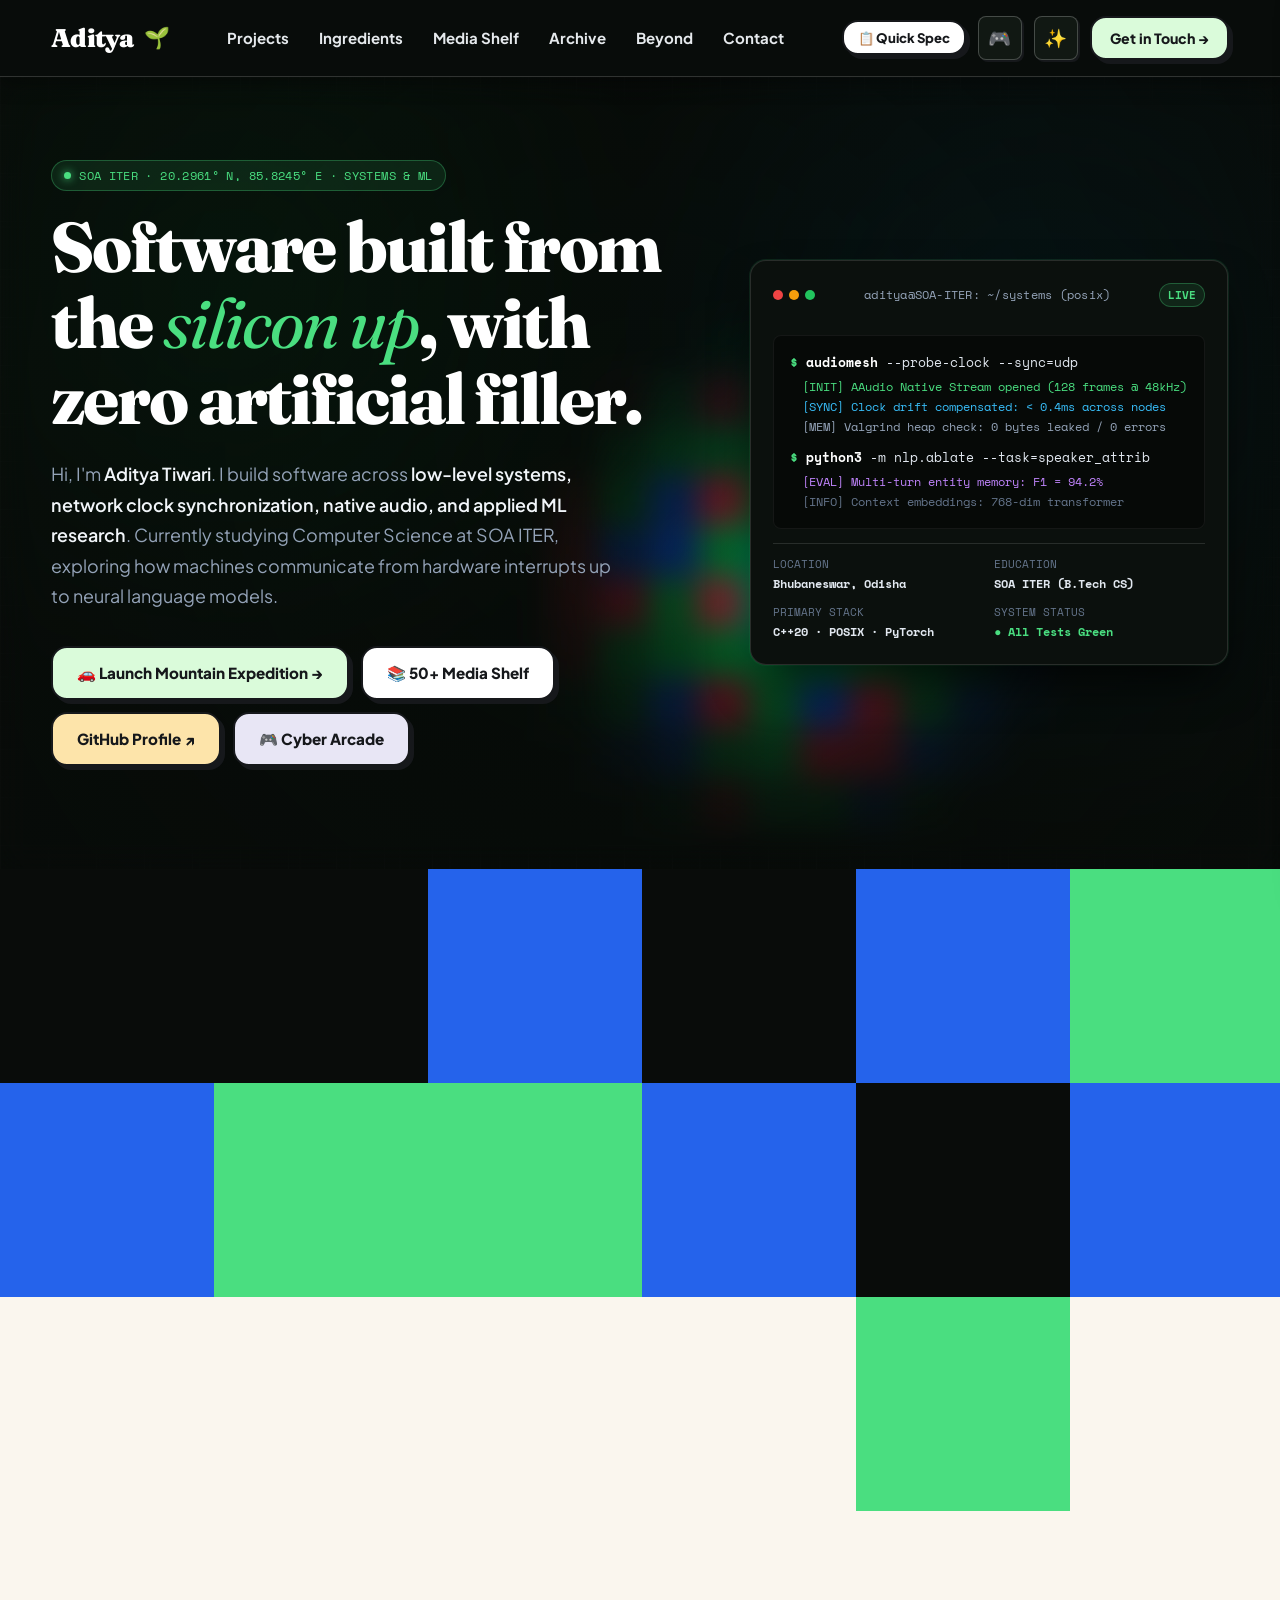
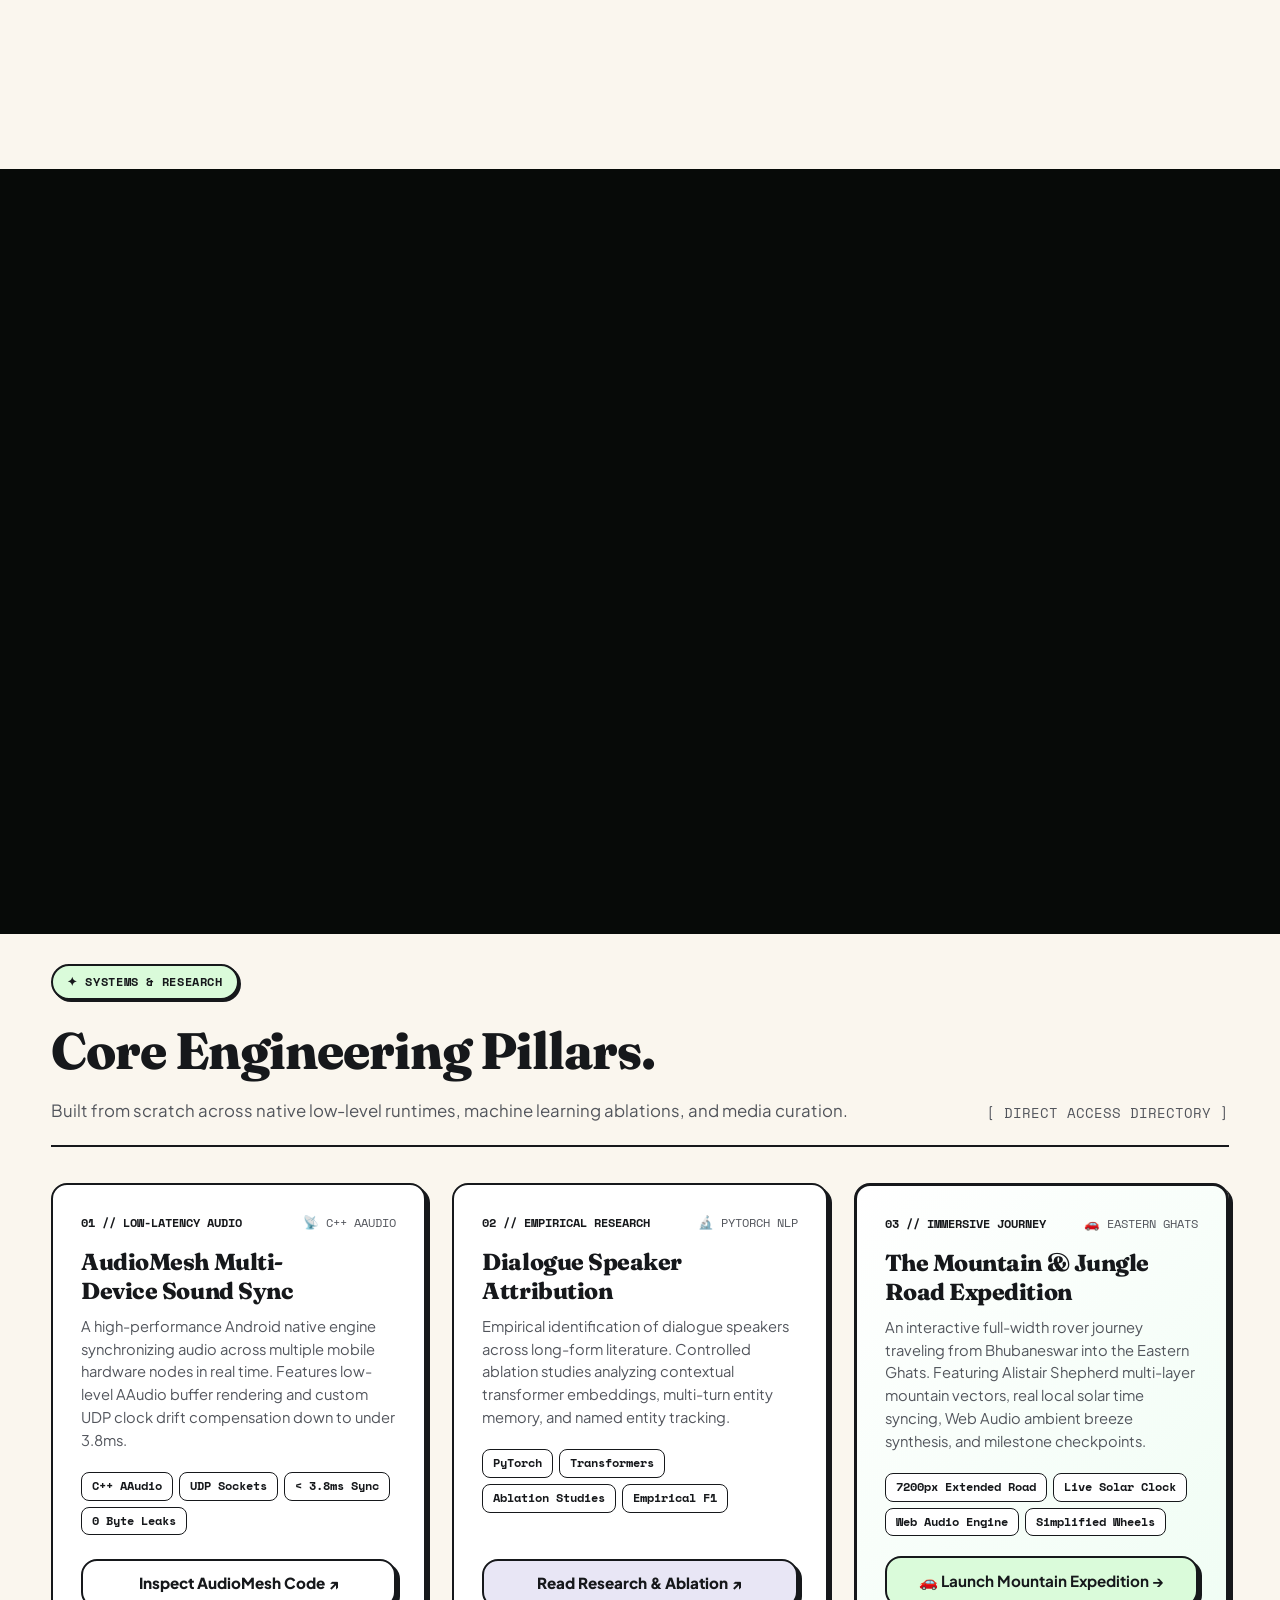
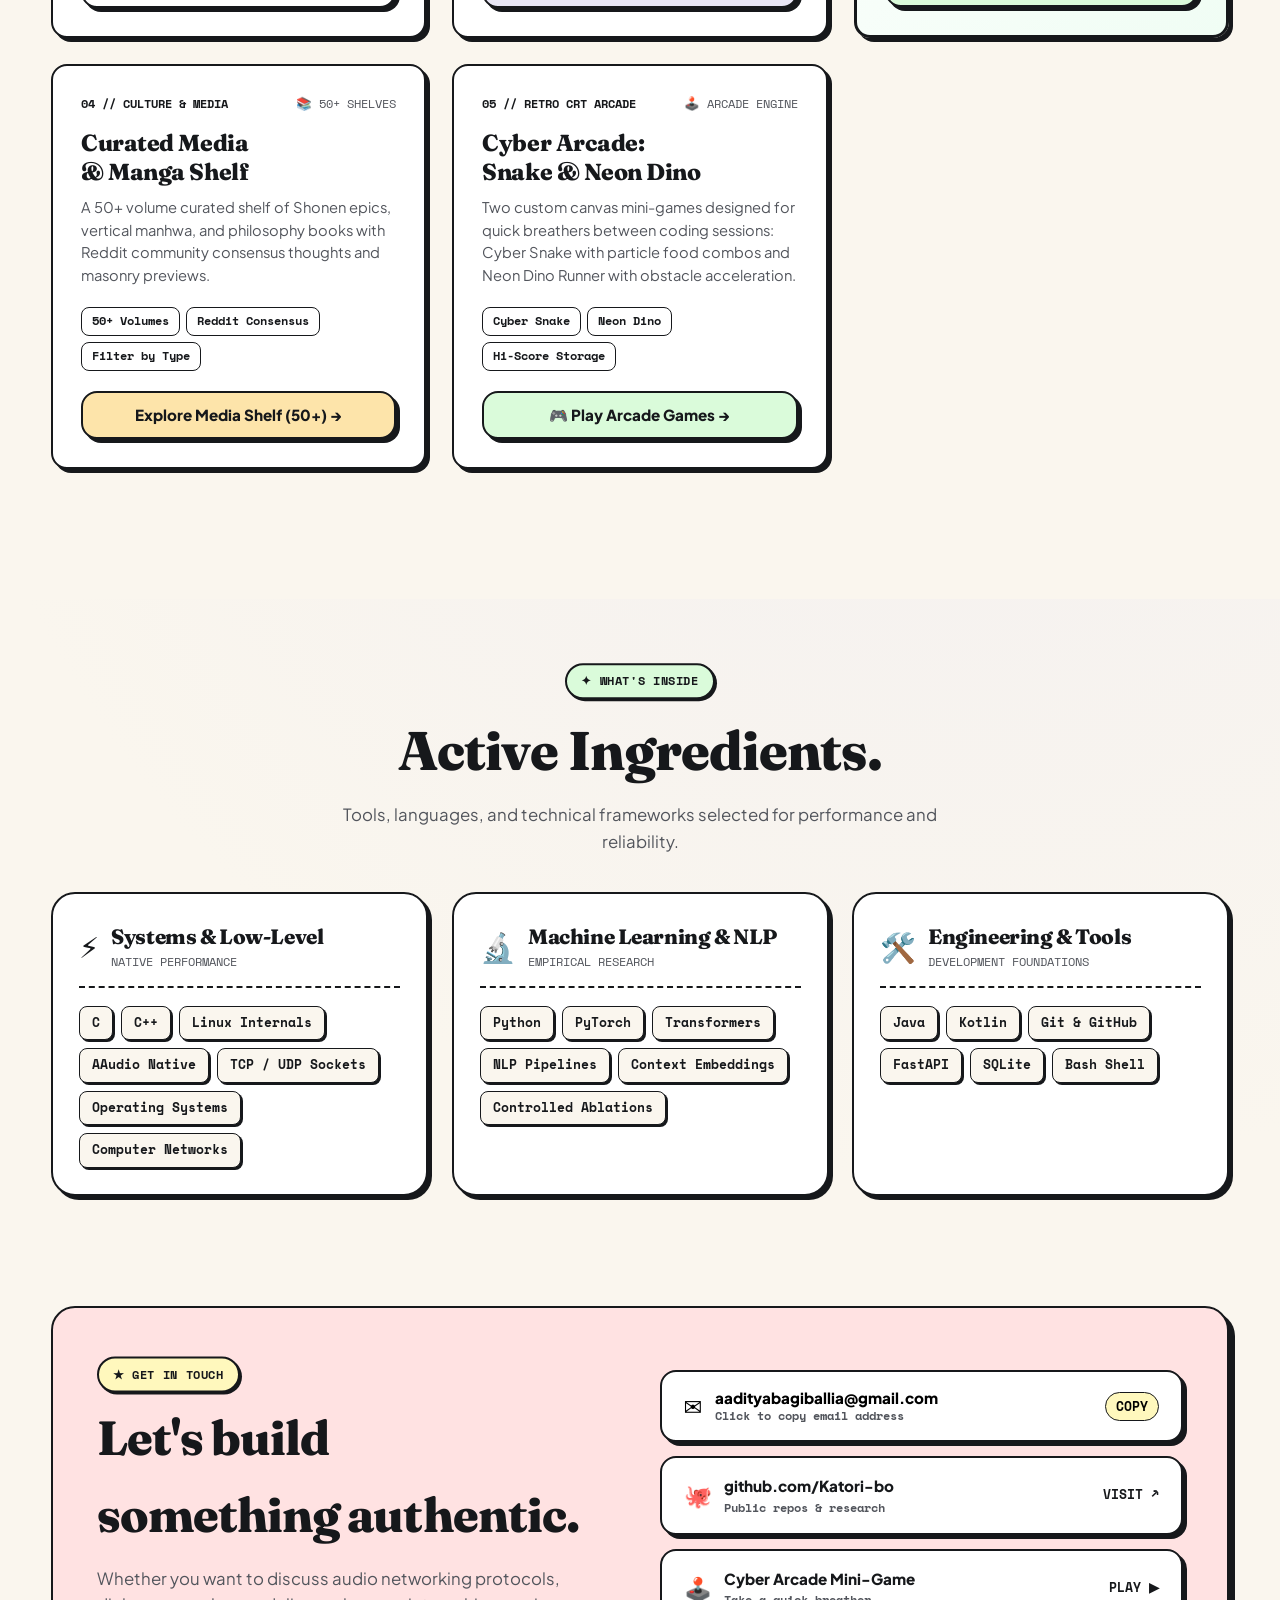
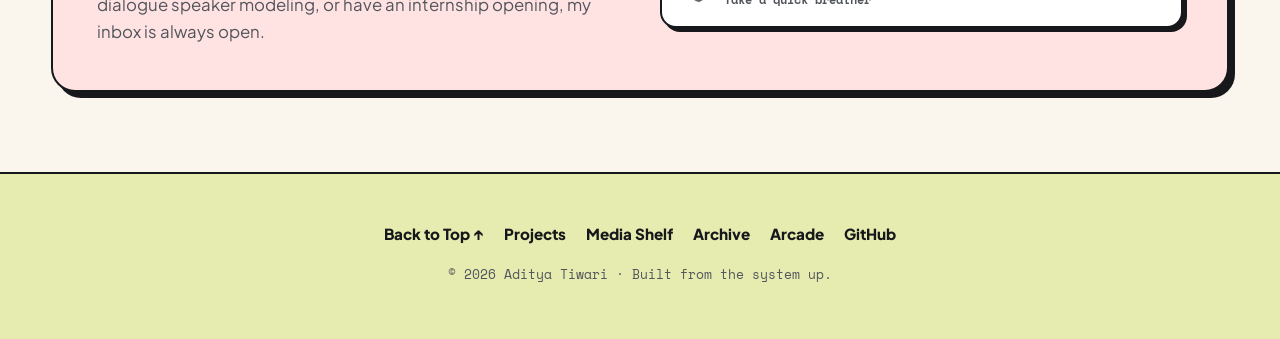
<file: index.html>
<!DOCTYPE html>
<html lang="en">
<head>
  <meta charset="UTF-8">
  <meta name="viewport" content="width=device-width, initial-scale=1.0">
  <meta name="description" content="Aditya Tiwari — Computer Science student, systems programmer, audio software builder, and ML researcher.">
  <meta name="theme-color" content="#070a08">
  <title>Aditya Tiwari | Systems, Audio &amp; Applied ML</title>
  <link rel="stylesheet" href="./styles.css">
  <script src="./script.js" defer></script>
  <link rel="stylesheet" href="./styles.css?v=borderless">
  <script src="./script.js?v=borderless" defer></script>
  <link rel="stylesheet" href="./styles.css?v=voxel-layer-final">
  <script src="./script.js?v=voxel-layer-final" defer></script>
</head>
<body>

  <!-- Header Navigation (Dark Monaspace Styling) -->
  <header class="site-header site-header-dark">
    <div class="container header-inner">
      <a href="#top" class="header-logo" aria-label="Aditya Tiwari home">
        <span>Aditya</span>
        <span class="header-logo-flourish" aria-hidden="true">🌱</span>
      </a>

      <nav class="nav-links" id="primary-nav" aria-label="Primary navigation">
        <a href="./projects.html">Projects</a>
        <a href="#skills">Ingredients</a>
        <a href="./library.html?type=all">Media Shelf</a>
        <a href="./archive.html">Archive</a>
        <a href="./beyond.html">Beyond</a>
        <a href="#contact">Contact</a>
      </nav>

      <div class="header-tools">
        <!-- Direct Quick Spec for Fast Hiring Teams -->
        <button type="button" class="btn-tactile btn-lemon" id="quickSpecBtn" style="padding: 7px 14px; font-size: 0.82rem;" title="Instant Spec Sheet &amp; Direct Index">
          📋 Quick Spec
        </button>

        <!-- Playful Mini-Game Controller Button -->
        <a class="tool-icon-btn" href="./arcade.html" title="Play Cyber Arcade Mini-game" aria-label="Cyber Arcade">
          🎮
        </a>

        <!-- Interactive Sparkle Cursor Toggle -->
        <button type="button" class="tool-icon-btn" id="cursorToggleBtn" title="Toggle Sparkle Cursor Effect" aria-label="Toggle Sparkle Cursor">
          ✨
        </button>

        <a class="btn-tactile btn-mint" href="#contact" style="padding: 9px 18px; font-size: 0.88rem;">
          Get in Touch →
        </a>

        <button class="menu-toggle" type="button" aria-expanded="false" aria-controls="primary-nav" aria-label="Toggle Menu" style="color: var(--term-text); border-color: var(--term-border);">
          ☰ MENU
        </button>
      </div>
    </div>
  </header>

  <!-- Main Content -->
  <main id="top">

    <!-- STAGE 1: Dark Tech Terminal Hero Section (Monaspace Aesthetic) -->
    <section class="tech-hero-section" id="hero">
      <!-- 1. Background Grid & Illuminated Squares Light Canvas (Behind frosted glass) -->
      <canvas id="heroGridCanvas" class="hero-grid-canvas" aria-hidden="true"></canvas>

      <!-- 2. Frosted Translucent Glass Layer (In front of squares/light, behind text) -->
      <div class="hero-frosted-glass-overlay" aria-hidden="true"></div>

      <!-- 3. Foreground Text & UI Content -->
      <div class="container tech-hero-layout">
        
        <!-- Hero Information Column -->
        <div>
          <div class="telemetry-tag">
            <span class="telemetry-dot"></span>
            <span>SOA ITER · 20.2961° N, 85.8245° E · SYSTEMS &amp; ML</span>
          </div>

          <h1 class="tech-hero-title">
            Software built from the <em>silicon up</em>, with zero artificial filler.
          </h1>

          <p class="tech-hero-bio">
            Hi, I'm <strong>Aditya Tiwari</strong>. I build software across <strong>low-level systems, network clock synchronization, native audio, and applied ML research</strong>. Currently studying Computer Science at SOA ITER, exploring how machines communicate from hardware interrupts up to neural language models.
          </p>

          <div class="tech-cta-group">
            <a class="btn-tactile btn-mint" href="./projects.html">🚗 Launch Mountain Expedition →</a>
            <a class="btn-tactile btn-lemon" href="./library.html?type=all">📚 50+ Media Shelf</a>
            <a class="btn-tactile btn-peach" href="https://github.com/Katori-bo" target="_blank" rel="noopener noreferrer">GitHub Profile ↗</a>
            <a class="btn-tactile btn-lavender" href="./arcade.html">🎮 Cyber Arcade</a>
          </div>
        </div>

        <!-- Hero Systems Terminal Console Card with 3D Tilt Physics -->
        <div>
          <div class="terminal-card" aria-label="Systems Runtime Console">
            <div class="terminal-card-header">
              <div class="terminal-window-dots">
                <span class="dot-red"></span>
                <span class="dot-amber"></span>
                <span class="dot-green"></span>
              </div>
              <span class="terminal-title">aditya@SOA-ITER: ~/systems (posix)</span>
              <span class="terminal-badge">LIVE</span>
            </div>

            <div class="terminal-body">
              <div class="terminal-line"><span class="t-prompt">$</span> <span class="t-cmd">audiomesh</span> --probe-clock --sync=udp</div>
              <div class="terminal-output t-green">[INIT] AAudio Native Stream opened (128 frames @ 48kHz)</div>
              <div class="terminal-output t-cyan">[SYNC] Clock drift compensated: &lt; 0.4ms across nodes</div>
              <div class="terminal-output">[MEM]  Valgrind heap check: 0 bytes leaked / 0 errors</div>

              <div class="terminal-line" style="margin-top: 10px;"><span class="t-prompt">$</span> <span class="t-cmd">python3</span> -m nlp.ablate --task=speaker_attrib</div>
              <div class="terminal-output t-purple">[EVAL] Multi-turn entity memory: F1 = 94.2%</div>
              <div class="terminal-output t-dim">[INFO] Context embeddings: 768-dim transformer</div>
            </div>

            <!-- Telemetry Dossier Grid -->
            <div class="terminal-dossier-grid" style="margin-top: 14px; padding-top: 12px;">
              <div class="terminal-dossier-item">
                <span>LOCATION</span>
                <span>Bhubaneswar, Odisha</span>
              </div>
              <div class="terminal-dossier-item">
                <span>EDUCATION</span>
                <span>SOA ITER (B.Tech CS)</span>
              </div>
              <div class="terminal-dossier-item">
                <span>PRIMARY STACK</span>
                <span>C++20 · POSIX · PyTorch</span>
              </div>
              <div class="terminal-dossier-item">
                <span>SYSTEM STATUS</span>
                <span style="color: var(--term-green);">● All Tests Green</span>
              </div>
            </div>
          </div>
        </div>

      </div>
    </section>


    <!-- STAGE 2: Transform9 Signature Jagged Voxel Pixel Transition Boundary -->
    <div class="pixel-scroll-track" id="pixelScrollTrack">
      <div class="transform9-pixel-boundary" id="pixelBoundary" aria-label="Transform9 pixelated stepped transition edge" aria-hidden="true">
        <canvas id="pixelWaveCanvas" class="pixel-wave-canvas"></canvas>
      </div>
    </div>

    <!-- STAGE 3: Unveiled Crisp Editorial Workshop (Light Canvas Deck) -->
    <section class="editorial-deck-section" id="workshop">
      <div class="container">
        
        <div class="deck-header-row">
          <div>
            <span class="sticker sticker-mint sticker-tilt-left">✦ SYSTEMS &amp; RESEARCH</span>
            <h2 style="font-size: clamp(2.2rem, 5vw, 3.2rem); margin: 10px 0 6px;">
              Core Engineering Pillars.
            </h2>
            <p style="color: var(--ink-muted); font-size: 1.05rem;">
              Built from scratch across native low-level runtimes, machine learning ablations, and media curation.
            </p>
          </div>
          <div style="font-family: var(--font-mono); font-size: 0.85rem; color: var(--ink-muted);">
            [ DIRECT ACCESS DIRECTORY ]
          </div>
        </div>

        <!-- Editorial Split Grid -->
        <div class="editorial-grid">
          
          <!-- Pillar 01: AudioMesh -->
          <div class="editorial-card">
            <div>
              <div class="editorial-card-meta">
                <span class="editorial-card-num">01 // LOW-LATENCY AUDIO</span>
                <span>📡 C++ AAUDIO</span>
              </div>
              <h3>AudioMesh Multi-Device Sound Sync</h3>
              <p>
                A high-performance Android native engine synchronizing audio across multiple mobile hardware nodes in real time. Features low-level AAudio buffer rendering and custom UDP clock drift compensation down to under 3.8ms.
              </p>
              <div class="editorial-specs-row">
                <span class="flavor-tag-pill">C++ AAudio</span>
                <span class="flavor-tag-pill">UDP Sockets</span>
                <span class="flavor-tag-pill">&lt; 3.8ms Sync</span>
                <span class="flavor-tag-pill">0 Byte Leaks</span>
              </div>
            </div>
            <a class="btn-tactile btn-lemon" href="https://github.com/Katori-bo/AudioMesh" target="_blank" rel="noopener noreferrer" style="text-align: center; padding: 10px 16px;">
              Inspect AudioMesh Code ↗
            </a>
          </div>

          <!-- Pillar 02: Speaker Attribution NLP -->
          <div class="editorial-card">
            <div>
              <div class="editorial-card-meta">
                <span class="editorial-card-num">02 // EMPIRICAL RESEARCH</span>
                <span>🔬 PYTORCH NLP</span>
              </div>
              <h3>Dialogue Speaker Attribution</h3>
              <p>
                Empirical identification of dialogue speakers across long-form literature. Controlled ablation studies analyzing contextual transformer embeddings, multi-turn entity memory, and named entity tracking.
              </p>
              <div class="editorial-specs-row">
                <span class="flavor-tag-pill">PyTorch</span>
                <span class="flavor-tag-pill">Transformers</span>
                <span class="flavor-tag-pill">Ablation Studies</span>
                <span class="flavor-tag-pill">Empirical F1</span>
              </div>
            </div>
            <a class="btn-tactile btn-lavender" href="https://github.com/Katori-bo/speaker-attribution-research" target="_blank" rel="noopener noreferrer" style="text-align: center; padding: 10px 16px;">
              Read Research &amp; Ablation ↗
            </a>
          </div>

          <!-- Pillar 03: Mountain & Jungle Road Expedition (Featured Gateway) -->
          <div class="editorial-card editorial-card-featured">
            <div>
              <div class="editorial-card-meta">
                <span class="editorial-card-num">03 // IMMERSIVE JOURNEY</span>
                <span>🚗 EASTERN GHATS</span>
              </div>
              <h3>The Mountain &amp; Jungle Road Expedition</h3>
              <p>
                An interactive full-width rover journey traveling from Bhubaneswar into the Eastern Ghats. Featuring Alistair Shepherd multi-layer mountain vectors, real local solar time syncing, Web Audio ambient breeze synthesis, and milestone checkpoints.
              </p>
              <div class="editorial-specs-row">
                <span class="flavor-tag-pill" style="background: #ffffff;">7200px Extended Road</span>
                <span class="flavor-tag-pill" style="background: #ffffff;">Live Solar Clock</span>
                <span class="flavor-tag-pill" style="background: #ffffff;">Web Audio Engine</span>
                <span class="flavor-tag-pill" style="background: #ffffff;">Simplified Wheels</span>
              </div>
            </div>
            <a class="btn-tactile btn-mint" href="./projects.html" style="text-align: center; padding: 11px 18px; font-weight: 700;">
              🚗 Launch Mountain Expedition →
            </a>
          </div>

          <!-- Pillar 04: Beyond the Code Media Shelf -->
          <div class="editorial-card">
            <div>
              <div class="editorial-card-meta">
                <span class="editorial-card-num">04 // CULTURE &amp; MEDIA</span>
                <span>📚 50+ SHELVES</span>
              </div>
              <h3>Curated Media &amp; Manga Shelf</h3>
              <p>
                A 50+ volume curated shelf of Shonen epics, vertical manhwa, and philosophy books with Reddit community consensus thoughts and masonry previews.
              </p>
              <div class="editorial-specs-row">
                <span class="flavor-tag-pill">50+ Volumes</span>
                <span class="flavor-tag-pill">Reddit Consensus</span>
                <span class="flavor-tag-pill">Filter by Type</span>
              </div>
            </div>
            <a class="btn-tactile btn-peach" href="./library.html?type=all" style="text-align: center; padding: 10px 16px;">
              Explore Media Shelf (50+) →
            </a>
          </div>

          <!-- Pillar 05: Cyber Arcade Mini-Games -->
          <div class="editorial-card">
            <div>
              <div class="editorial-card-meta">
                <span class="editorial-card-num">05 // RETRO CRT ARCADE</span>
                <span>🕹️ ARCADE ENGINE</span>
              </div>
              <h3>Cyber Arcade: Snake &amp; Neon Dino</h3>
              <p>
                Two custom canvas mini-games designed for quick breathers between coding sessions: Cyber Snake with particle food combos and Neon Dino Runner with obstacle acceleration.
              </p>
              <div class="editorial-specs-row">
                <span class="flavor-tag-pill">Cyber Snake</span>
                <span class="flavor-tag-pill">Neon Dino</span>
                <span class="flavor-tag-pill">Hi-Score Storage</span>
              </div>
            </div>
            <a class="btn-tactile btn-mint" href="./arcade.html" style="text-align: center; padding: 10px 16px;">
              🎮 Play Arcade Games →
            </a>
          </div>

        </div>

      </div>
    </section>

    <!-- Ingredients Section (Skills Matrix) -->
    <section id="skills" class="container ingredients-section">
      <div style="text-align: center; max-width: 650px; margin: 0 auto 30px;">
        <span class="sticker sticker-mint sticker-tilt-right">✦ WHAT'S INSIDE</span>
        <h2 style="font-size: clamp(2.2rem, 5vw, 3.4rem); margin: 12px 0 8px;">
          Active Ingredients.
        </h2>
        <p style="color: var(--ink-muted); font-size: 1.05rem;">
          Tools, languages, and technical frameworks selected for performance and reliability.
        </p>
      </div>

      <div class="ingredients-grid">
        <div class="ingredient-box">
          <div class="ingredient-box-header">
            <span style="font-size: 1.8rem;">⚡</span>
            <div>
              <h3>Systems &amp; Low-Level</h3>
              <div style="font-family: var(--font-mono); font-size: 0.72rem; color: var(--ink-muted);">NATIVE PERFORMANCE</div>
            </div>
          </div>
          <div class="ingredient-chips-wrap">
            <span class="ingredient-chip">C</span>
            <span class="ingredient-chip">C++</span>
            <span class="ingredient-chip">Linux Internals</span>
            <span class="ingredient-chip">AAudio Native</span>
            <span class="ingredient-chip">TCP / UDP Sockets</span>
            <span class="ingredient-chip">Operating Systems</span>
            <span class="ingredient-chip">Computer Networks</span>
          </div>
        </div>

        <div class="ingredient-box">
          <div class="ingredient-box-header">
            <span style="font-size: 1.8rem;">🔬</span>
            <div>
              <h3>Machine Learning &amp; NLP</h3>
              <div style="font-family: var(--font-mono); font-size: 0.72rem; color: var(--ink-muted);">EMPIRICAL RESEARCH</div>
            </div>
          </div>
          <div class="ingredient-chips-wrap">
            <span class="ingredient-chip">Python</span>
            <span class="ingredient-chip">PyTorch</span>
            <span class="ingredient-chip">Transformers</span>
            <span class="ingredient-chip">NLP Pipelines</span>
            <span class="ingredient-chip">Context Embeddings</span>
            <span class="ingredient-chip">Controlled Ablations</span>
          </div>
        </div>

        <div class="ingredient-box">
          <div class="ingredient-box-header">
            <span style="font-size: 1.8rem;">🛠️</span>
            <div>
              <h3>Engineering &amp; Tools</h3>
              <div style="font-family: var(--font-mono); font-size: 0.72rem; color: var(--ink-muted);">DEVELOPMENT FOUNDATIONS</div>
            </div>
          </div>
          <div class="ingredient-chips-wrap">
            <span class="ingredient-chip">Java</span>
            <span class="ingredient-chip">Kotlin</span>
            <span class="ingredient-chip">Git &amp; GitHub</span>
            <span class="ingredient-chip">FastAPI</span>
            <span class="ingredient-chip">SQLite</span>
            <span class="ingredient-chip">Bash Shell</span>
          </div>
        </div>
      </div>
    </section>

    <!-- Contact Box -->
    <section id="contact" class="container">
      <div class="contact-marquee-card">
        <div class="contact-left">
          <span class="sticker sticker-lemon sticker-tilt-left" style="margin-bottom: 12px;">★ GET IN TOUCH</span>
          <h2>Let's build something authentic.</h2>
          <p>
            Whether you want to discuss audio networking protocols, dialogue speaker modeling, or have an internship opening, my inbox is always open.
          </p>
        </div>

        <div class="contact-actions-vertical">
          <button type="button" class="contact-pill-btn" data-copy-email="aadityabagiballia@gmail.com">
            <div style="display: flex; align-items: center; gap: 12px;">
              <span style="font-size: 1.4rem;">✉️</span>
              <div style="text-align: left;">
                <div style="font-size: 0.95rem;">aadityabagiballia@gmail.com</div>
                <div style="font-family: var(--font-mono); font-size: 0.72rem; color: var(--ink-muted);">Click to copy email address</div>
              </div>
            </div>
            <span style="font-family: var(--font-mono); font-size: 0.8rem; background: var(--lemon); padding: 4px 10px; border-radius: 999px; border: 1.5px solid var(--ink);">COPY</span>
          </button>

          <a class="contact-pill-btn" href="https://github.com/Katori-bo" target="_blank" rel="noopener noreferrer">
            <div style="display: flex; align-items: center; gap: 12px;">
              <span style="font-size: 1.4rem;">🐙</span>
              <div style="text-align: left;">
                <div style="font-size: 0.95rem;">github.com/Katori-bo</div>
                <div style="font-family: var(--font-mono); font-size: 0.72rem; color: var(--ink-muted);">Public repos &amp; research</div>
              </div>
            </div>
            <span style="font-family: var(--font-mono); font-size: 0.8rem;">VISIT ↗</span>
          </a>

          <a class="contact-pill-btn" href="./arcade.html">
            <div style="display: flex; align-items: center; gap: 12px;">
              <span style="font-size: 1.4rem;">🕹️</span>
              <div style="text-align: left;">
                <div style="font-size: 0.95rem;">Cyber Arcade Mini-Game</div>
                <div style="font-family: var(--font-mono); font-size: 0.72rem; color: var(--ink-muted);">Take a quick breather</div>
              </div>
            </div>
            <span style="font-family: var(--font-mono); font-size: 0.8rem;">PLAY ▶</span>
          </a>
        </div>
      </div>
    </section>

  </main>

  <!-- Tactile Footer -->
  <footer class="site-footer">
    <div class="container footer-inner">
      <div class="footer-links-row">
        <a href="#top">Back to Top ↑</a>
        <a href="./projects.html">Projects</a>
        <a href="./library.html?type=all">Media Shelf</a>
        <a href="./archive.html">Archive</a>
        <a href="./arcade.html">Arcade</a>
        <a href="https://github.com/Katori-bo" target="_blank" rel="noopener noreferrer">GitHub</a>
      </div>

      <div style="font-family: var(--font-mono); font-size: 0.82rem; color: var(--ink-muted);">
        © <span data-current-year>2026</span> Aditya Tiwari · Built from the system up.
      </div>
    </div>
  </footer>

  <!-- Quick Spec Drawer Backdrop -->
  <div class="quick-spec-backdrop" id="quickSpecBackdrop" aria-hidden="true"></div>

  <!-- Quick Spec Slide-out Drawer -->
  <aside class="quick-spec-drawer" id="quickSpecDrawer" aria-label="Quick Technical Spec &amp; Direct Index">
    <div class="drawer-header">
      <div>
        <span class="sticker sticker-lemon" style="font-size: 0.72rem;">★ DIRECT DOSSIER</span>
        <h2 style="font-size: 1.5rem; margin: 4px 0 0;">Aditya Tiwari</h2>
      </div>
      <button type="button" class="tool-icon-btn" id="closeDrawerBtn" aria-label="Close Spec Drawer">
        ✕
      </button>
    </div>

    <p style="font-size: 0.92rem; color: var(--ink-muted); margin-bottom: 20px; line-height: 1.5;">
      Fast-path summary for hiring teams, engineers, and researchers wanting straight specs with zero driving required.
    </p>

    <!-- Specs table -->
    <div class="nutrition-card" style="margin-bottom: 24px;">
      <div class="nutrition-header">
        <h3 style="font-size: 1.1rem; margin-bottom: 2px;">Key Benchmarks</h3>
        <p>Bhubaneswar, Odisha · SOA ITER</p>
      </div>
      <div class="nutrition-row bold-row">
        <span>Core Focus</span>
        <span>Systems, Native Audio, NLP</span>
      </div>
      <div class="nutrition-row">
        <span>AudioMesh Driver</span>
        <span>C++ AAudio &lt; 3.8ms Sync</span>
      </div>
      <div class="nutrition-row">
        <span>Dialogue NLP</span>
        <span>PyTorch Controlled Ablations</span>
      </div>
      <div class="nutrition-row">
        <span>Memory Model</span>
        <span>0 Leaks (POSIX C++ Valgrind)</span>
      </div>
      <div class="nutrition-row bold-row">
        <span>Curated Media Shelf</span>
        <span>50+ Manga, Manhwa, Books</span>
      </div>
    </div>

    <!-- Direct Navigation Links -->
    <h3 style="font-size: 1.1rem; margin-bottom: 12px;">Direct Expedited Jumps</h3>
    <div style="display: flex; flex-direction: column; gap: 10px; margin-bottom: 28px;">
      <a class="btn-tactile btn-mint" href="https://github.com/Katori-bo/AudioMesh" target="_blank" rel="noopener noreferrer" style="text-align: left; padding: 10px 14px; font-size: 0.9rem;">
        🎧 AudioMesh Multi-Device Audio Sync ↗
      </a>
      <a class="btn-tactile btn-lavender" href="https://github.com/Katori-bo/speaker-attribution-research" target="_blank" rel="noopener noreferrer" style="text-align: left; padding: 10px 14px; font-size: 0.9rem;">
        🔬 Speaker Attribution Research (PyTorch) ↗
      </a>
      <a class="btn-tactile btn-peach" href="./library.html?type=all" style="text-align: left; padding: 10px 14px; font-size: 0.9rem;">
        📚 Full Media Shelf (50+ Manga/Manhwa/Books) →
      </a>
      <a class="btn-tactile btn-mint" href="./arcade.html" style="text-align: left; padding: 10px 14px; font-size: 0.9rem;">
        🎮 Cyber Arcade (Snake &amp; Dino Games) →
      </a>
      <a class="btn-tactile btn-lemon" href="https://github.com/Katori-bo" target="_blank" rel="noopener noreferrer" style="text-align: left; padding: 10px 14px; font-size: 0.9rem;">
        🐙 GitHub Profile: @Katori-bo ↗
      </a>
    </div>

    <!-- Direct Contact CTA -->
    <div style="background: var(--bg-card-white); border: var(--border-pop); border-radius: var(--radius-md); padding: 16px; box-shadow: var(--shadow-pop);">
      <h4 style="margin-bottom: 6px;">Direct Transmission</h4>
      <p style="font-size: 0.85rem; color: var(--ink-muted); margin-bottom: 12px;">
        Reach out directly for research collaborations, systems engineering roles, or internships.
      </p>
      <button type="button" class="btn-tactile btn-peach" data-copy-email="aadityabagiballia@gmail.com" style="width: 100%; font-size: 0.82rem; padding: 8px 12px; text-align: center;">
        ✉️ Copy Email: aadityabagiballia@gmail.com
      </button>
    </div>
  </aside>

</body>
</html>
</file>
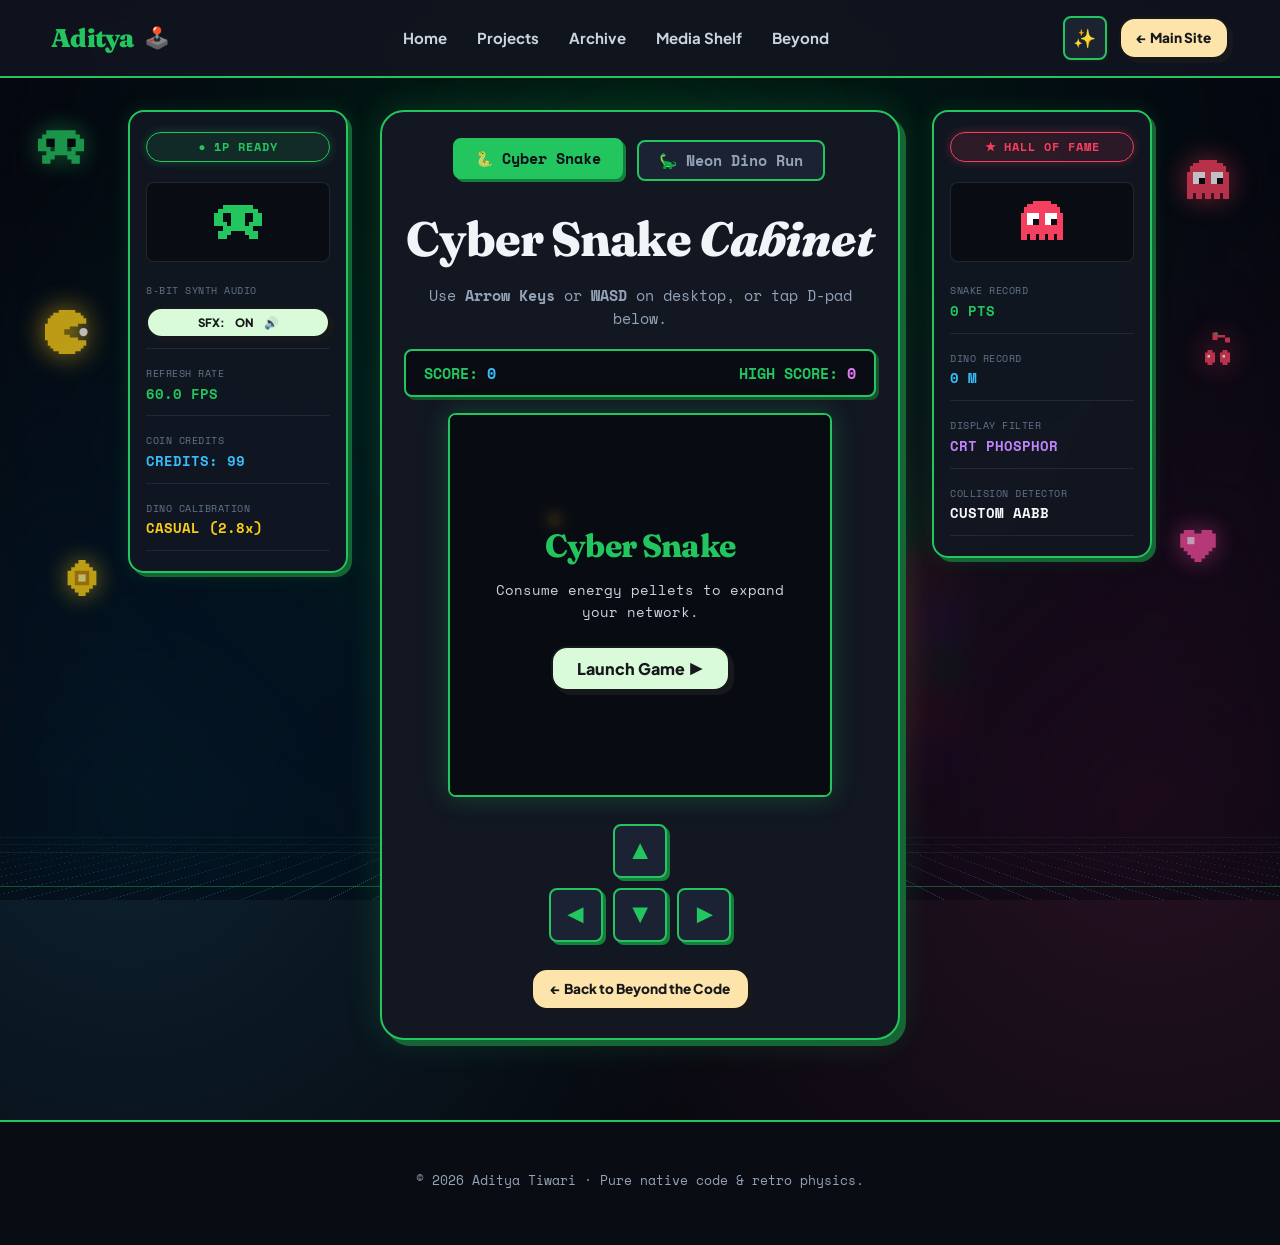
<file: arcade.html>
<!DOCTYPE html>
<html lang="en">
<head>
  <meta charset="UTF-8">
  <meta name="viewport" content="width=device-width, initial-scale=1.0">
  <meta name="description" content="Cyber Arcade — Retro Snake and Neon Dino Run mini-games built for Aditya Tiwari's portfolio.">
  <meta name="theme-color" content="#0d1117">
  <title>Cyber Arcade | Aditya Tiwari</title>
  <link rel="stylesheet" href="./styles.css">
  <script src="./script.js" defer></script>
  <style>
    /* Retro Terminal Arcade Styling */
    body.theme-arcade {
      --bg-canvas: #06080e;
      background-color: var(--bg-canvas);
      background-image: 
        radial-gradient(circle at 50% 15%, rgba(34, 197, 94, 0.16), transparent 50%),
        radial-gradient(circle at 10% 65%, rgba(56, 189, 248, 0.14), transparent 45%),
        radial-gradient(circle at 90% 65%, rgba(236, 72, 153, 0.14), transparent 45%);
      background-size: 100% 100%, 100% 100%, 100% 100%;
      color: #f1f5f9;
      position: relative;
      overflow-x: clip;
      min-height: 100vh;
    }

    /* Layer 1: Animated Arcade Grid Canvas */
    .arcade-grid-canvas {
      position: fixed;
      top: 0;
      left: 0;
      width: 100%;
      height: 100%;
      pointer-events: none;
      z-index: 0;
    }

    /* Layer 2: Frosted Translucent Glass Overlay */
    .arcade-frosted-glass-overlay {
      position: fixed;
      inset: 0;
      width: 100%;
      height: 100%;
      backdrop-filter: blur(14px) saturate(180%);
      -webkit-backdrop-filter: blur(14px) saturate(180%);
      background: radial-gradient(circle at 50% 30%, rgba(6, 8, 14, 0.22) 0%, rgba(6, 8, 14, 0.62) 100%);
      pointer-events: none;
      z-index: 1;
    }

    /* Synthwave 3D Perspective Floor */
    .retro-grid-floor {
      position: fixed;
      bottom: 0;
      left: -50%;
      width: 200%;
      height: 300px;
      background-image: 
        linear-gradient(0deg, rgba(34, 197, 94, 0.45) 1px, transparent 1px),
        linear-gradient(90deg, rgba(56, 189, 248, 0.35) 1px, transparent 1px);
      background-size: 44px 44px;
      transform: perspective(350px) rotateX(66deg);
      transform-origin: bottom center;
      mask-image: linear-gradient(to top, rgba(0,0,0,1) 20%, transparent 100%);
      -webkit-mask-image: linear-gradient(to top, rgba(0,0,0,1) 20%, transparent 100%);
      pointer-events: none;
      z-index: 2;
      animation: retro-grid-scroll 2.5s linear infinite;
    }

    @keyframes retro-grid-scroll {
      0% { background-position: 0 0; }
      100% { background-position: 0 44px; }
    }

    /* Floating Background Pixel Sprites */
    .floating-pixel-sprite {
      position: fixed;
      pointer-events: none;
      z-index: 4;
      opacity: 0.75;
      animation: float-retro 5s ease-in-out infinite;
    }

    @keyframes float-retro {
      0%, 100% { transform: translateY(0px) rotate(0deg); }
      50% { transform: translateY(-18px) rotate(5deg); }
    }

    body.theme-arcade .site-header {
      background: rgba(17, 21, 32, 0.9);
      backdrop-filter: blur(12px);
      border-bottom: 2.5px solid #22c55e;
      position: relative;
      z-index: 20;
    }

    body.theme-arcade .header-logo span {
      color: #22c55e;
    }

    body.theme-arcade .nav-links a {
      color: #cbd5e1;
    }

    body.theme-arcade .nav-links a:hover {
      color: #22c55e;
    }

    body.theme-arcade .tool-icon-btn {
      background: #1b2230;
      color: #f1f5f9;
      border-color: #22c55e;
    }

    body.theme-arcade .global-marquee {
      background: #090c12;
      color: #22c55e;
      border-bottom: 2px solid #22c55e;
      position: relative;
      z-index: 15;
    }

    body.theme-arcade footer.site-footer {
      background: #090c12;
      border-top: 2.5px solid #22c55e;
      color: #94a3b8;
      position: relative;
      z-index: 10;
    }

    /* Arcade Lounge 3-Column Container */
    .arcade-lounge-wrap {
      display: flex;
      justify-content: center;
      align-items: flex-start;
      gap: 32px;
      margin: 32px auto 60px;
      position: relative;
      z-index: 10;
    }

    /* Side Pillars */
    .arcade-side-pillar {
      width: 220px;
      background: rgba(18, 23, 34, 0.92);
      border: 2px solid #22c55e;
      border-radius: var(--radius-md);
      box-shadow: 4px 4px 0px #166534, 0 0 20px rgba(34, 197, 94, 0.15);
      padding: 20px 16px;
      display: flex;
      flex-direction: column;
      gap: 16px;
      backdrop-filter: blur(8px);
      flex-shrink: 0;
    }

    .side-badge {
      font-family: var(--font-mono);
      font-size: 0.72rem;
      font-weight: 800;
      text-align: center;
      padding: 5px 10px;
      border-radius: 999px;
      border: 1.5px solid currentColor;
      letter-spacing: 0.08em;
    }

    .neon-green {
      color: #22c55e;
      background: rgba(34, 197, 94, 0.12);
      box-shadow: 0 0 10px rgba(34, 197, 94, 0.3);
      animation: pulse-neon 2s infinite;
    }

    .neon-pink {
      color: #f43f5e;
      background: rgba(244, 63, 94, 0.12);
      box-shadow: 0 0 10px rgba(244, 63, 94, 0.3);
      animation: pulse-neon 2.5s infinite;
    }

    @keyframes pulse-neon {
      0%, 100% { opacity: 1; }
      50% { opacity: 0.7; }
    }

    .side-item {
      display: flex;
      flex-direction: column;
      gap: 2px;
      font-family: var(--font-mono);
      padding-bottom: 10px;
      border-bottom: 1px solid rgba(255, 255, 255, 0.08);
    }

    .side-label {
      font-size: 0.65rem;
      color: #64748b;
      text-transform: uppercase;
      letter-spacing: 0.05em;
    }

    .side-val {
      font-size: 0.85rem;
      font-weight: 700;
      color: #f8fafc;
    }

    .pixel-art-showcase {
      display: flex;
      justify-content: center;
      align-items: center;
      height: 80px;
      background: #090c12;
      border: 1.5px solid rgba(255, 255, 255, 0.1);
      border-radius: var(--radius-sm);
      margin: 4px 0;
    }

    /* Central Arcade Cabinet Box */
    .arcade-card-box {
      width: 100%;
      max-width: 520px;
      background: #121722;
      border: 2.5px solid #22c55e;
      border-radius: var(--radius-lg);
      box-shadow: 6px 6px 0px #166534, 0 0 35px rgba(34, 197, 94, 0.2);
      padding: 28px 22px;
      text-align: center;
      position: relative;
      flex-shrink: 0;
    }

    /* Game Tab Switcher */
    .arcade-tabs {
      display: flex;
      justify-content: center;
      gap: 12px;
      margin-bottom: 20px;
    }

    .arcade-tab-btn {
      font-family: var(--font-mono);
      font-size: 0.92rem;
      font-weight: 800;
      padding: 8px 20px;
      border: 2px solid #22c55e;
      border-radius: var(--radius-sm);
      background: #1a2233;
      color: #94a3b8;
      cursor: pointer;
      transition: var(--transition-bounce);
      user-select: none;
    }

    .arcade-tab-btn:hover {
      color: #fff;
      transform: translateY(-2px);
    }

    .arcade-tab-btn.active {
      background: #22c55e;
      color: #0b0f19;
      box-shadow: 3px 3px 0px #15803d;
      transform: translate(-2px, -2px);
    }

    .scoreboard-box {
      display: flex;
      justify-content: space-between;
      align-items: center;
      padding: 10px 18px;
      margin-bottom: 16px;
      background: #090c12;
      border: 2px solid #22c55e;
      border-radius: var(--radius-sm);
      font-family: var(--font-mono);
      font-weight: 700;
      font-size: 0.95rem;
      color: #22c55e;
      box-shadow: 3px 3px 0px #14532d;
    }

    .canvas-border-wrap {
      position: relative;
      display: inline-block;
      border: 2.5px solid #22c55e;
      border-radius: var(--radius-sm);
      overflow: hidden;
      box-shadow: 0 0 24px rgba(34, 197, 94, 0.28);
      background: #090b10;
    }

    /* CRT Scanline overlay */
    .canvas-border-wrap::after {
      content: "";
      position: absolute;
      top: 0; left: 0; right: 0; bottom: 0;
      background: repeating-linear-gradient(0deg, rgba(0,0,0,0.14) 0px, rgba(0,0,0,0.14) 1px, transparent 1px, transparent 2px);
      pointer-events: none;
      z-index: 2;
    }

    #gameCanvas {
      background: #090c12;
      display: block;
      touch-action: none;
      margin: 0 auto;
    }

    .arcade-overlay {
      position: absolute;
      inset: 0;
      background: rgba(9, 12, 18, 0.88);
      display: flex;
      flex-direction: column;
      align-items: center;
      justify-content: center;
      padding: 24px;
      backdrop-filter: blur(4px);
      z-index: 10;
    }

    .arcade-overlay.hidden {
      display: none;
    }

    /* Mobile D-Pad for Snake */
    .dpad-container {
      display: grid;
      grid-template-columns: repeat(3, 54px);
      grid-template-rows: repeat(2, 54px);
      gap: 10px;
      justify-content: center;
      margin-top: 20px;
    }

    .dpad-btn {
      background: #1a2233;
      border: 2px solid #22c55e;
      box-shadow: 3px 3px 0px #15803d;
      color: #22c55e;
      font-size: 1.3rem;
      font-weight: 900;
      border-radius: var(--radius-sm);
      display: flex;
      align-items: center;
      justify-content: center;
      cursor: pointer;
      user-select: none;
      touch-action: manipulation;
      transition: all 0.1s ease;
    }

    .dpad-btn:active {
      transform: translate(2px, 2px);
      box-shadow: none;
      background: #22c55e;
      color: #090c12;
    }

    /* Mobile Controls for Dino */
    .dino-controls-panel {
      display: none;
      justify-content: center;
      gap: 16px;
      margin-top: 20px;
    }

    .dino-ctrl-btn {
      font-family: var(--font-mono);
      font-size: 1rem;
      font-weight: 800;
      padding: 12px 28px;
      border-radius: var(--radius-md);
      border: 2px solid #22c55e;
      background: #1a2233;
      color: #22c55e;
      cursor: pointer;
      box-shadow: 3px 3px 0px #15803d;
      transition: all 0.1s ease;
      user-select: none;
      touch-action: manipulation;
    }

    .dino-ctrl-btn:active {
      transform: translate(2px, 2px);
      box-shadow: none;
      background: #22c55e;
      color: #090c12;
    }

    @media (max-width: 1024px) {
      .arcade-side-pillar {
        display: none;
      }
    }
  </style>
</head>
<body class="theme-arcade">

  <!-- Layer 1: Animated Arcade Grid Canvas (Squares light up on cursor movement) -->
  <canvas id="arcadeGridCanvas" class="arcade-grid-canvas" aria-hidden="true"></canvas>

  <!-- Layer 2: Frosted Translucent Glass Overlay (Diffuses light beneath) -->
  <div class="arcade-frosted-glass-overlay" aria-hidden="true"></div>

  <!-- Layer 3: Retro Synthwave 3D Perspective Grid Floor (On top of frosted glass) -->
  <div class="retro-grid-floor" aria-hidden="true"></div>

  <!-- Vibrant Floating Pixel Art Sprites in Background -->
  <div class="floating-pixel-sprite" style="top: 130px; left: 3%; animation-delay: 0s;" aria-hidden="true">
    <svg width="46" height="34" viewBox="0 0 11 8" fill="#22c55e" style="filter: drop-shadow(0 0 12px rgba(34, 197, 94, 0.6));">
      <path d="M2 0h7v1H2zM1 1h9v1H1zM0 2h11v2H0zM0 4h3v1H0zM4 4h3v1H4zM8 4h3v1H8zM2 5h7v1H2zM1 6h2v2H1zM8 6h2v2H8zM3 6h1v1H3zM7 6h1v1H7z"/>
      <rect x="2" y="2" width="2" height="2" fill="#06080e"/>
      <rect x="7" y="2" width="2" height="2" fill="#06080e"/>
    </svg>
  </div>

  <div class="floating-pixel-sprite" style="top: 160px; right: 4%; animation-delay: 1.8s;" aria-hidden="true">
    <svg width="42" height="42" viewBox="0 0 14 14" fill="#f43f5e" style="filter: drop-shadow(0 0 14px rgba(244, 63, 94, 0.65));">
      <path d="M4 0h6v1H4zM2 1h10v1H2zM1 2h12v2H1zM0 4h14v7H0zM0 11h2v2H0zM3 11h2v2H3zM6 11h2v2H6zM9 11h2v2H9zM12 11h2v2H12z"/>
      <rect x="2" y="4" width="4" height="4" fill="#ffffff"/>
      <rect x="8" y="4" width="4" height="4" fill="#ffffff"/>
      <rect x="4" y="6" width="2" height="2" fill="#06080e"/>
      <rect x="10" y="6" width="2" height="2" fill="#06080e"/>
    </svg>
  </div>

  <div class="floating-pixel-sprite" style="top: 560px; left: 5%; animation-delay: 2.6s;" aria-hidden="true">
    <svg width="36" height="36" viewBox="0 0 10 10" fill="#facc15" style="filter: drop-shadow(0 0 12px rgba(250, 204, 21, 0.7));">
      <path d="M4 0h2v1H4zM3 1h4v1H3zM2 2h6v1H2zM1 3h8v4H1zM2 7h6v1H2zM3 8h4v1H3zM4 9h2v1H4z"/>
      <rect x="3" y="3" width="4" height="4" fill="#ca8a04"/>
      <rect x="4" y="4" width="2" height="2" fill="#fef08a"/>
    </svg>
  </div>

  <div class="floating-pixel-sprite" style="top: 530px; right: 5%; animation-delay: 1.1s;" aria-hidden="true">
    <svg width="36" height="32" viewBox="0 0 10 9" fill="#ec4899" style="filter: drop-shadow(0 0 12px rgba(236, 72, 153, 0.65));">
      <path d="M1 0h3v1H1zM6 0h3v1H6zM0 1h5v1H0zM5 1h5v1H5zM0 2h10v3H0zM1 5h8v1H1zM2 6h6v1H2zM3 7h4v1H3zM4 8h2v1H4z"/>
      <rect x="2" y="2" width="2" height="2" fill="#fbcfe8"/>
    </svg>
  </div>

  <!-- Floating Pac-Man Sprite On Top -->
  <div class="floating-pixel-sprite" style="top: 310px; left: 3.5%; animation-delay: 0.8s;" aria-hidden="true">
    <svg width="44" height="44" viewBox="0 0 16 16" fill="#facc15" style="filter: drop-shadow(0 0 14px rgba(250, 204, 21, 0.85));">
      <path d="M5 0h6v1H5zM3 1h10v1H3zM2 2h12v1H2zM1 3h14v2H1zM0 5h12v1H0zM0 6h9v1H0zM0 7h7v2H0zM0 9h9v1H0zM0 10h12v1H0zM1 11h14v2H1zM2 13h12v1H2zM3 14h10v1H3zM5 15h6v1H5z"/>
      <circle cx="14" cy="8" r="1.5" fill="#faf6ee" style="filter: drop-shadow(0 0 6px #fff);"/>
    </svg>
  </div>

  <!-- Floating Retro Cherry Sprite On Top -->
  <div class="floating-pixel-sprite" style="top: 330px; right: 3.5%; animation-delay: 2.2s;" aria-hidden="true">
    <svg width="40" height="40" viewBox="0 0 16 16" fill="#f43f5e" style="filter: drop-shadow(0 0 14px rgba(244, 63, 94, 0.8));">
      <path d="M7 1h2v3H7zM9 2h3v1H9zM12 3h2v2h-2zM4 9h4v4H4zM10 9h4v4h-4zM5 8h2v1H5zM11 8h2v1h-2zM5 13h2v1H5zM11 13h2v1h-2z"/>
      <rect x="5" y="10" width="1" height="1" fill="#fff"/>
      <rect x="11" y="10" width="1" height="1" fill="#fff"/>
      <path d="M8 1h1v1H8z" fill="#22c55e"/>
    </svg>
  </div>

  <!-- Header -->
  <header class="site-header">
    <div class="container header-inner">
      <a href="./index.html" class="header-logo" aria-label="Aditya Tiwari home">
        <span>Aditya</span>
        <span class="header-logo-flourish" aria-hidden="true">🕹️</span>
      </a>

      <nav class="nav-links">
        <a href="./index.html">Home</a>
        <a href="./projects.html">Projects</a>
        <a href="./archive.html">Archive</a>
        <a href="./library.html?type=all">Media Shelf</a>
        <a href="./beyond.html">Beyond</a>
      </nav>

      <div class="header-tools">
        <button type="button" class="tool-icon-btn" id="cursorToggleBtn" title="Toggle Sparkle Cursor" aria-label="Sparkle Cursor">✨</button>
        <a class="btn-tactile btn-peach" href="./index.html" style="padding: 8px 16px; font-size: 0.85rem;">← Main Site</a>
      </div>
    </div>
  </header>

  <!-- Arcade Cabinet Lounge -->
  <main class="container">
    <div class="arcade-lounge-wrap">

      <!-- Left Pillar: Cabinet Control & Sound -->
      <aside class="arcade-side-pillar" aria-label="Arcade Controls & Systems">
        <div class="side-badge neon-green">● 1P READY</div>
        <div class="pixel-art-showcase" aria-hidden="true">
          <svg width="48" height="36" viewBox="0 0 11 8" fill="#22c55e" shape-rendering="crispEdges">
            <path d="M2 0h7v1H2zM1 1h9v1H1zM0 2h11v2H0zM0 4h3v1H0zM4 4h3v1H4zM8 4h3v1H8zM2 5h7v1H2zM1 6h2v2H1zM8 6h2v2H8zM3 6h1v1H3zM7 6h1v1H7z"/>
            <rect x="2" y="2" width="2" height="2" fill="#090c12"/>
            <rect x="7" y="2" width="2" height="2" fill="#090c12"/>
          </svg>
        </div>
        <div class="side-item">
          <span class="side-label">8-BIT SYNTH AUDIO</span>
          <button type="button" id="audioToggleBtn" class="btn-tactile btn-mint" style="padding: 6px 10px; font-size: 0.72rem; margin-top: 6px; width: 100%;">
            SFX: <span id="audioStatusText">ON</span> 🔊
          </button>
        </div>
        <div class="side-item">
          <span class="side-label">REFRESH RATE</span>
          <span class="side-val" id="arcadeFpsVal" style="color: #22c55e;">60.0 FPS</span>
        </div>
        <div class="side-item">
          <span class="side-label">COIN CREDITS</span>
          <span class="side-val" style="color: #38bdf8;">CREDITS: 99</span>
        </div>
        <div class="side-item">
          <span class="side-label">DINO CALIBRATION</span>
          <span class="side-val" style="color: #facc15;">CASUAL (2.8x)</span>
        </div>
      </aside>

      <!-- Center Box: The Arcade Machine -->
      <div class="arcade-card-box">
        
        <!-- Game Mode Switcher -->
        <div class="arcade-tabs" role="tablist">
          <button type="button" class="arcade-tab-btn active" id="tabSnake" role="tab" aria-selected="true">
            🐍 Cyber Snake
          </button>
          <button type="button" class="arcade-tab-btn" id="tabDino" role="tab" aria-selected="false">
            🦕 Neon Dino Run
          </button>
        </div>

        <h1 id="arcadeTitle" style="font-size: clamp(2rem, 5vw, 3rem); margin-bottom: 6px; color: #f1f5f9;">
          Cyber Snake <em>Cabinet</em>
        </h1>
        <p id="arcadeInstructions" style="color: #94a3b8; font-size: 0.92rem; margin-bottom: 18px; font-family: var(--font-mono);">
          Use <strong>Arrow Keys</strong> or <strong>WASD</strong> on desktop, or tap D-pad below.
        </p>

        <!-- Scoreboard -->
        <div class="scoreboard-box">
          <div>SCORE: <span id="scoreVal" style="color: #38bdf8;">0</span></div>
          <div>HIGH SCORE: <span id="highScoreVal" style="color: #e879f9;">0</span></div>
        </div>

        <!-- Canvas Frame -->
        <div class="canvas-border-wrap">
          <canvas id="gameCanvas" width="380" height="380"></canvas>

          <div id="gameOverlay" class="arcade-overlay">
            <h2 id="overlayTitle" style="font-family: var(--font-display); font-size: 2rem; color: #22c55e; margin-bottom: 8px;">
              Cyber Snake
            </h2>
            <p id="overlaySub" style="font-family: var(--font-mono); color: #cbd5e1; font-size: 0.88rem; margin-bottom: 22px;">
              Consume energy pellets to expand your network.
            </p>
            <button type="button" id="startBtn" class="btn-tactile btn-mint" style="padding: 10px 24px; font-size: 1rem;">
              Launch Game ▶
            </button>
          </div>
        </div>

        <!-- Snake Mobile D-Pad -->
        <div class="dpad-container" id="snakeControls" aria-label="Snake directional controls">
          <div></div>
          <button type="button" class="dpad-btn" id="btnUp" aria-label="Up">▲</button>
          <div></div>
          <button type="button" class="dpad-btn" id="btnLeft" aria-label="Left">◀</button>
          <button type="button" class="dpad-btn" id="btnDown" aria-label="Down">▼</button>
          <button type="button" class="dpad-btn" id="btnRight" aria-label="Right">▶</button>
        </div>

        <!-- Dino Mobile Controls -->
        <div class="dino-controls-panel" id="dinoControls" aria-label="Dino runner controls">
          <button type="button" class="dino-ctrl-btn" id="btnDinoJump">JUMP ▲</button>
          <button type="button" class="dino-ctrl-btn" id="btnDinoDuck">DUCK ▼</button>
        </div>

        <div style="margin-top: 26px;">
          <a class="btn-tactile btn-peach" style="padding: 8px 18px; font-size: 0.85rem;" href="./beyond.html">
            ← Back to Beyond the Code
          </a>
        </div>
      </div>

      <!-- Right Pillar: Records & Hall of Fame -->
      <aside class="arcade-side-pillar" aria-label="Arcade Records">
        <div class="side-badge neon-pink">★ HALL OF FAME</div>
        <div class="pixel-art-showcase" aria-hidden="true">
          <svg width="42" height="42" viewBox="0 0 14 14" fill="#f43f5e" shape-rendering="crispEdges">
            <path d="M4 0h6v1H4zM2 1h10v1H2zM1 2h12v2H1zM0 4h14v7H0zM0 11h2v2H0zM3 11h2v2H3zM6 11h2v2H6zM9 11h2v2H9zM12 11h2v2H12z"/>
            <rect x="2" y="4" width="4" height="4" fill="#ffffff"/>
            <rect x="8" y="4" width="4" height="4" fill="#ffffff"/>
            <rect x="4" y="6" width="2" height="2" fill="#090c12"/>
            <rect x="10" y="6" width="2" height="2" fill="#090c12"/>
          </svg>
        </div>
        <div class="side-item">
          <span class="side-label">SNAKE RECORD</span>
          <span class="side-val" id="pillarSnakeScore" style="color: #22c55e;">0 PTS</span>
        </div>
        <div class="side-item">
          <span class="side-label">DINO RECORD</span>
          <span class="side-val" id="pillarDinoScore" style="color: #38bdf8;">0 M</span>
        </div>
        <div class="side-item">
          <span class="side-label">DISPLAY FILTER</span>
          <span class="side-val" style="color: #c084fc;">CRT PHOSPHOR</span>
        </div>
        <div class="side-item">
          <span class="side-label">COLLISION DETECTOR</span>
          <span class="side-val">CUSTOM AABB</span>
        </div>
      </aside>

    </div>
  </main>

  <!-- Footer -->
  <footer class="site-footer">
    <div class="container footer-inner">
      <div style="font-family: var(--font-mono); font-size: 0.82rem; color: #94a3b8;">
        © <span data-current-year>2026</span> Aditya Tiwari · Pure native code &amp; retro physics.
      </div>
    </div>
  </footer>

  <!-- Unified Arcade Game Engine (Snake + Neon Dino Runner) -->
  <script>
    (function () {
      const canvas = document.getElementById('gameCanvas');
      const ctx = canvas.getContext('2d');
      const scoreVal = document.getElementById('scoreVal');
      const highScoreVal = document.getElementById('highScoreVal');
      const overlay = document.getElementById('gameOverlay');
      const overlayTitle = document.getElementById('overlayTitle');
      const overlaySub = document.getElementById('overlaySub');
      const startBtn = document.getElementById('startBtn');
      const arcadeTitle = document.getElementById('arcadeTitle');
      const arcadeInstructions = document.getElementById('arcadeInstructions');
      const tabSnake = document.getElementById('tabSnake');
      const tabDino = document.getElementById('tabDino');
      const snakeControls = document.getElementById('snakeControls');
      const dinoControls = document.getElementById('dinoControls');
      const pillarSnakeScore = document.getElementById('pillarSnakeScore');
      const pillarDinoScore = document.getElementById('pillarDinoScore');
      const audioToggleBtn = document.getElementById('audioToggleBtn');
      const audioStatusText = document.getElementById('audioStatusText');
      const arcadeFpsVal = document.getElementById('arcadeFpsVal');

      let currentMode = 'snake'; // 'snake' | 'dino'

      // =========================================================================
      // 0. RETRO 8-BIT CHIPTUNE AUDIO SYNTHESIZER (Web Audio API)
      // =========================================================================
      let audioCtx = null;
      let soundEnabled = true;

      function getAudioContext() {
        if (!audioCtx) {
          const AudioContextClass = window.AudioContext || window.webkitAudioContext;
          if (AudioContextClass) audioCtx = new AudioContextClass();
        }
        if (audioCtx && audioCtx.state === 'suspended') {
          audioCtx.resume();
        }
        return audioCtx;
      }

      function playRetroSfx(type) {
        if (!soundEnabled) return;
        try {
          const ac = getAudioContext();
          if (!ac) return;
          const osc = ac.createOscillator();
          const gain = ac.createGain();
          osc.connect(gain);
          gain.connect(ac.destination);
          const now = ac.currentTime;

          if (type === 'jump') {
            // Ascending bouncy 8-bit chirp
            osc.type = 'square';
            osc.frequency.setValueAtTime(140, now);
            osc.frequency.exponentialRampToValueAtTime(560, now + 0.11);
            gain.gain.setValueAtTime(0.08, now);
            gain.gain.linearRampToValueAtTime(0.005, now + 0.11);
            osc.start(now);
            osc.stop(now + 0.11);
          } else if (type === 'eat') {
            // Bright 8-bit reward chime
            osc.type = 'triangle';
            osc.frequency.setValueAtTime(480, now);
            osc.frequency.setValueAtTime(760, now + 0.05);
            gain.gain.setValueAtTime(0.1, now);
            gain.gain.linearRampToValueAtTime(0.005, now + 0.14);
            osc.start(now);
            osc.stop(now + 0.14);
          } else if (type === 'over') {
            // Low descending game-over buzz
            osc.type = 'sawtooth';
            osc.frequency.setValueAtTime(260, now);
            osc.frequency.linearRampToValueAtTime(70, now + 0.28);
            gain.gain.setValueAtTime(0.12, now);
            gain.gain.linearRampToValueAtTime(0.005, now + 0.28);
            osc.start(now);
            osc.stop(now + 0.28);
          }
        } catch (err) {
          // Audio policy grace handling
        }
      }

      if (audioToggleBtn) {
        audioToggleBtn.addEventListener('click', () => {
          soundEnabled = !soundEnabled;
          if (audioStatusText) {
            audioStatusText.textContent = soundEnabled ? 'ON' : 'OFF';
          }
          audioToggleBtn.innerHTML = `SFX: <span id="audioStatusText">${soundEnabled ? 'ON' : 'OFF'}</span> ${soundEnabled ? '🔊' : '🔇'}`;
          if (soundEnabled) {
            playRetroSfx('eat');
          }
        });
      }

      // Live FPS meter
      let lastFrameTime = performance.now();
      let frameCounter = 0;
      function tickFps() {
        frameCounter++;
        if (frameCounter % 30 === 0) {
          const now = performance.now();
          const delta = now - lastFrameTime;
          const fps = Math.round((30 * 1000) / delta);
          lastFrameTime = now;
          if (arcadeFpsVal) {
            arcadeFpsVal.textContent = `${Math.min(Math.max(fps, 30), 60)}.0 FPS`;
          }
        }
      }

      // =========================================================================
      // 1. CYBER SNAKE GAME STATE
      // =========================================================================
      const gridSize = 19;
      let tileCount = canvas.width / gridSize;
      let snake = [];
      let food = { x: 5, y: 5 };
      let snakeDx = 1;
      let snakeDy = 0;
      let snakeScore = 0;
      let snakeHighScore = parseInt(localStorage.getItem('cyber_snake_highscore') || '0', 10);
      let snakeInterval = null;
      let isSnakePlaying = false;

      // =========================================================================
      // 2. NEON DINO RUNNER GAME STATE
      // =========================================================================
      let dinoAnimId = null;
      let isDinoPlaying = false;
      let dinoHighScore = parseInt(localStorage.getItem('cyber_dino_highscore') || '0', 10);
      let dinoScore = 0;
      let dinoDistance = 0;
      let dinoSpeed = 2.8; // CALIBRATED: Slower initial speed for relaxed, fun start

      const groundY = 230;
      const dino = {
        x: 42,
        y: groundY - 36,
        width: 28,
        height: 36,
        vy: 0,
        jumpForce: -10.8, // Floatier, more responsive retro jump
        gravity: 0.58,   // Softer gravity for better reaction time
        isGrounded: true,
        isDucking: false,
        legFrame: 0
      };

      let obstacles = [];
      let stars = [];
      for (let i = 0; i < 28; i++) {
        stars.push({
          x: Math.random() * 380,
          y: Math.random() * (groundY - 30),
          size: Math.random() * 2 + 1,
          twinkle: Math.random() * Math.PI * 2
        });
      }

      function syncHighScoresUI() {
        if (highScoreVal) {
          highScoreVal.textContent = currentMode === 'snake' ? String(snakeHighScore) : String(dinoHighScore);
        }
        if (pillarSnakeScore) pillarSnakeScore.textContent = `${snakeHighScore} PTS`;
        if (pillarDinoScore) pillarDinoScore.textContent = `${dinoHighScore} M`;
      }

      // =========================================================================
      // TAB SWITCHING
      // =========================================================================
      function setGameMode(mode) {
        if (currentMode === mode) return;
        currentMode = mode;

        stopSnake();
        stopDino();

        if (mode === 'snake') {
          tabSnake.classList.add('active');
          tabSnake.setAttribute('aria-selected', 'true');
          tabDino.classList.remove('active');
          tabDino.setAttribute('aria-selected', 'false');

          arcadeTitle.innerHTML = 'Cyber Snake <em>Cabinet</em>';
          arcadeInstructions.innerHTML = 'Use <strong>Arrow Keys</strong> or <strong>WASD</strong> (desktop) or tap D-pad below.';
          snakeControls.style.display = 'grid';
          dinoControls.style.display = 'none';

          canvas.width = 380;
          canvas.height = 380;
          tileCount = canvas.width / gridSize;
          scoreVal.textContent = '0';
          syncHighScoresUI();

          overlayTitle.textContent = 'Cyber Snake';
          overlaySub.textContent = 'Consume energy pellets to expand your network.';
          overlay.classList.remove('hidden');
        } else {
          tabDino.classList.add('active');
          tabDino.setAttribute('aria-selected', 'true');
          tabSnake.classList.remove('active');
          tabSnake.setAttribute('aria-selected', 'false');

          arcadeTitle.innerHTML = 'Neon Dino <em>Runner</em>';
          arcadeInstructions.innerHTML = 'Press <strong>SPACE / UP / W</strong> to Jump, <strong>DOWN / S</strong> to Duck.';
          snakeControls.style.display = 'none';
          dinoControls.style.display = 'flex';

          canvas.width = 380;
          canvas.height = 260;
          scoreVal.textContent = '0';
          syncHighScoresUI();

          overlayTitle.textContent = 'Neon Dino Run';
          overlaySub.textContent = 'Dodge cyber hurdles across the neon expressway. Jump or duck!';
          overlay.classList.remove('hidden');
        }
      }

      tabSnake.addEventListener('click', () => setGameMode('snake'));
      tabDino.addEventListener('click', () => setGameMode('dino'));

      // =========================================================================
      // SNAKE IMPLEMENTATION
      // =========================================================================
      function initSnake() {
        snake = [
          { x: 8, y: 10 },
          { x: 7, y: 10 },
          { x: 6, y: 10 }
        ];
        snakeDx = 1;
        snakeDy = 0;
        snakeScore = 0;
        scoreVal.textContent = '0';
        spawnFood();
      }

      function spawnFood() {
        food.x = Math.floor(Math.random() * tileCount);
        food.y = Math.floor(Math.random() * tileCount);
        for (let seg of snake) {
          if (seg.x === food.x && seg.y === food.y) {
            spawnFood();
            break;
          }
        }
      }

      function drawSnake() {
        ctx.fillStyle = '#090c12';
        ctx.fillRect(0, 0, canvas.width, canvas.height);

        // Grid lines
        ctx.strokeStyle = '#151b26';
        ctx.lineWidth = 0.6;
        for (let x = 0; x < canvas.width; x += gridSize) {
          ctx.beginPath();
          ctx.moveTo(x, 0);
          ctx.lineTo(x, canvas.height);
          ctx.stroke();
        }
        for (let y = 0; y < canvas.height; y += gridSize) {
          ctx.beginPath();
          ctx.moveTo(0, y);
          ctx.lineTo(canvas.width, y);
          ctx.stroke();
        }

        // Food pellet
        ctx.shadowBlur = 12;
        ctx.shadowColor = '#fbbf24';
        ctx.fillStyle = '#fbbf24';
        ctx.beginPath();
        ctx.arc(
          food.x * gridSize + gridSize / 2,
          food.y * gridSize + gridSize / 2,
          gridSize / 2 - 2,
          0,
          Math.PI * 2
        );
        ctx.fill();

        // Snake segments
        snake.forEach((seg, i) => {
          ctx.shadowBlur = i === 0 ? 10 : 0;
          ctx.shadowColor = '#22c55e';
          ctx.fillStyle = i === 0 ? '#22c55e' : '#4ade80';
          const r = 4;
          const px = seg.x * gridSize + 1;
          const py = seg.y * gridSize + 1;
          const sz = gridSize - 2;
          ctx.beginPath();
          ctx.roundRect(px, py, sz, sz, r);
          ctx.fill();
        });
        ctx.shadowBlur = 0;
      }

      function updateSnake() {
        tickFps();
        const head = { x: snake[0].x + snakeDx, y: snake[0].y + snakeDy };

        // Boundary wrap
        if (head.x < 0) head.x = tileCount - 1;
        if (head.x >= tileCount) head.x = 0;
        if (head.y < 0) head.y = tileCount - 1;
        if (head.y >= tileCount) head.y = 0;

        // Self-collision
        for (let seg of snake) {
          if (seg.x === head.x && seg.y === head.y) {
            gameOverSnake();
            return;
          }
        }

        snake.unshift(head);

        // Eating food
        if (head.x === food.x && head.y === food.y) {
          snakeScore += 10;
          scoreVal.textContent = String(snakeScore);
          playRetroSfx('eat');
          if (snakeScore > snakeHighScore) {
            snakeHighScore = snakeScore;
            syncHighScoresUI();
            localStorage.setItem('cyber_snake_highscore', String(snakeHighScore));
          }
          spawnFood();
        } else {
          snake.pop();
        }

        drawSnake();
      }

      function startSnake() {
        initSnake();
        isSnakePlaying = true;
        overlay.classList.add('hidden');
        clearInterval(snakeInterval);
        snakeInterval = setInterval(updateSnake, 95);
      }

      function stopSnake() {
        isSnakePlaying = false;
        clearInterval(snakeInterval);
      }

      function gameOverSnake() {
        stopSnake();
        playRetroSfx('over');
        overlayTitle.textContent = 'Game Over!';
        overlaySub.textContent = `Score: ${snakeScore} | High Score: ${snakeHighScore}`;
        startBtn.textContent = 'Play Again ↻';
        overlay.classList.remove('hidden');
      }

      // =========================================================================
      // DINO RUNNER IMPLEMENTATION
      // =========================================================================
      function initDino() {
        dino.y = groundY - 36;
        dino.height = 36;
        dino.width = 28;
        dino.vy = 0;
        dino.isGrounded = true;
        dino.isDucking = false;
        dino.legFrame = 0;
        obstacles = [];
        dinoScore = 0;
        dinoDistance = 0;
        dinoSpeed = 2.8; // CALIBRATED: Slower initial speed
        scoreVal.textContent = '0';
        spawnDinoObstacle(440); // CALIBRATED: First obstacle spawns far away
      }

      function spawnDinoObstacle(dist = 400) {
        const isDrone = dinoScore > 140 && Math.random() > 0.7;
        if (isDrone) {
          // Flying cyber drone (duck to avoid or jump over)
          const high = Math.random() > 0.5;
          obstacles.push({
            type: 'drone',
            x: dist,
            y: high ? groundY - 48 : groundY - 26,
            width: 26,
            height: 18,
            wingFrame: 0
          });
        } else {
          // Cactus obstacle
          const clusterType = Math.random();
          const w = clusterType > 0.75 ? 32 : (clusterType > 0.45 ? 22 : 16);
          const h = 28 + Math.floor(Math.random() * 8);
          obstacles.push({
            type: 'cactus',
            x: dist,
            y: groundY - h,
            width: w,
            height: h
          });
        }
      }

      function drawDino() {
        ctx.fillStyle = '#090c12';
        ctx.fillRect(0, 0, canvas.width, canvas.height);

        // Stars
        ctx.fillStyle = '#475569';
        stars.forEach(s => {
          s.twinkle += 0.05;
          const alpha = 0.4 + Math.sin(s.twinkle) * 0.3;
          ctx.fillStyle = `rgba(148, 163, 184, ${alpha})`;
          ctx.fillRect(s.x, s.y, s.size, s.size);
        });

        // Glowing Ground Line
        ctx.strokeStyle = '#22c55e';
        ctx.lineWidth = 2;
        ctx.beginPath();
        ctx.moveTo(0, groundY);
        ctx.lineTo(canvas.width, groundY);
        ctx.stroke();

        // Moving ground dashes
        ctx.strokeStyle = '#15803d';
        ctx.lineWidth = 1.5;
        const dashOffset = (dinoDistance * 0.8) % 24;
        for (let x = -dashOffset; x < canvas.width; x += 24) {
          ctx.beginPath();
          ctx.moveTo(x, groundY + 6);
          ctx.lineTo(x + 10, groundY + 6);
          ctx.stroke();
        }

        // Beginner hint in first meters
        if (isDinoPlaying && dinoScore < 16) {
          ctx.font = '11px Courier, monospace';
          ctx.fillStyle = 'rgba(74, 222, 128, 0.75)';
          ctx.textAlign = 'center';
          ctx.fillText('SPACE / TAP TO JUMP', canvas.width / 2, 45);
          ctx.textAlign = 'start';
        }

        // Draw Dino Player
        ctx.save();
        ctx.shadowBlur = 8;
        ctx.shadowColor = '#22c55e';
        ctx.fillStyle = '#22c55e';

        if (dino.isDucking && dino.isGrounded) {
          // Ducking cyber dino (low profile)
          ctx.beginPath();
          ctx.roundRect(dino.x, dino.y, dino.width, dino.height, 4);
          ctx.fill();
          // Head / eye
          ctx.fillStyle = '#4ade80';
          ctx.fillRect(dino.x + dino.width - 6, dino.y + 4, 8, 8);
          ctx.fillStyle = '#090c12';
          ctx.fillRect(dino.x + dino.width - 2, dino.y + 6, 2, 2);
        } else {
          // Standing / Running Dino
          ctx.beginPath();
          ctx.roundRect(dino.x, dino.y, dino.width, dino.height - 8, 4);
          ctx.fill();
          // Head
          ctx.fillRect(dino.x + 10, dino.y - 6, 18, 12);
          // Eye
          ctx.fillStyle = '#090c12';
          ctx.fillRect(dino.x + 22, dino.y - 3, 3, 3);

          // Animated running legs
          ctx.fillStyle = '#22c55e';
          const legPhase = Math.floor(dino.legFrame / 6) % 2;
          if (dino.isGrounded) {
            if (legPhase === 0) {
              ctx.fillRect(dino.x + 4, dino.y + dino.height - 8, 5, 8);
              ctx.fillRect(dino.x + 18, dino.y + dino.height - 5, 5, 5);
            } else {
              ctx.fillRect(dino.x + 4, dino.y + dino.height - 5, 5, 5);
              ctx.fillRect(dino.x + 18, dino.y + dino.height - 8, 5, 8);
            }
          } else {
            // Jump leg pose
            ctx.fillRect(dino.x + 4, dino.y + dino.height - 6, 5, 6);
            ctx.fillRect(dino.x + 16, dino.y + dino.height - 6, 5, 6);
          }
        }
        ctx.restore();

        // Draw Obstacles
        obstacles.forEach(ob => {
          ctx.save();
          if (ob.type === 'cactus') {
            ctx.shadowBlur = 6;
            ctx.shadowColor = '#a3e635';
            ctx.fillStyle = '#a3e635';
            ctx.beginPath();
            ctx.roundRect(ob.x, ob.y, ob.width, ob.height, [4, 4, 0, 0]);
            ctx.fill();
            // Thorns
            ctx.fillStyle = '#84cc16';
            ctx.fillRect(ob.x - 3, ob.y + 8, 4, 3);
            ctx.fillRect(ob.x + ob.width - 1, ob.y + 14, 4, 3);
          } else if (ob.type === 'drone') {
            ctx.shadowBlur = 8;
            ctx.shadowColor = '#38bdf8';
            ctx.fillStyle = '#38bdf8';
            ctx.beginPath();
            ctx.roundRect(ob.x, ob.y, ob.width, ob.height, 4);
            ctx.fill();
            // Cyber wings
            ob.wingFrame = (ob.wingFrame + 0.2) % (Math.PI * 2);
            const wingY = Math.sin(ob.wingFrame) * 6;
            ctx.strokeStyle = '#38bdf8';
            ctx.lineWidth = 2;
            ctx.beginPath();
            ctx.moveTo(ob.x + 4, ob.y);
            ctx.lineTo(ob.x + 13, ob.y - 6 + wingY);
            ctx.lineTo(ob.x + 22, ob.y);
            ctx.stroke();
          }
          ctx.restore();
        });
      }

      function updateDino() {
        tickFps();
        dinoDistance += dinoSpeed;
        dinoScore = Math.floor(dinoDistance / 8);
        scoreVal.textContent = String(dinoScore);

        if (dinoScore > dinoHighScore) {
          dinoHighScore = dinoScore;
          syncHighScoresUI();
          localStorage.setItem('cyber_dino_highscore', String(dinoHighScore));
        }

        // CALIBRATED: Gentle speed ramp capping comfortably at 7.8
        if (dinoSpeed < 7.8) {
          dinoSpeed += 0.0006;
        }

        // Physics: Dino Vertical Movement
        if (!dino.isGrounded) {
          dino.vy += dino.gravity;
          dino.y += dino.vy;

          const currentH = dino.isDucking ? 20 : 36;
          if (dino.y >= groundY - currentH) {
            dino.y = groundY - currentH;
            dino.vy = 0;
            dino.isGrounded = true;
          }
        }

        dino.legFrame++;

        // Update Obstacles
        for (let i = obstacles.length - 1; i >= 0; i--) {
          const ob = obstacles[i];
          ob.x -= dinoSpeed;

          // AABB Collision Detection
          const padding = 4;
          if (
            dino.x + padding < ob.x + ob.width &&
            dino.x + dino.width - padding > ob.x &&
            dino.y + padding < ob.y + ob.height &&
            dino.y + dino.height - padding > ob.y
          ) {
            gameOverDino();
            return;
          }

          if (ob.x + ob.width < -10) {
            obstacles.splice(i, 1);
          }
        }

        // CALIBRATED: Dynamic spacing with comfortable reaction margins
        const lastOb = obstacles[obstacles.length - 1];
        if (!lastOb || lastOb.x < canvas.width - (240 + Math.random() * 180)) {
          spawnDinoObstacle(canvas.width + 30);
        }

        drawDino();

        if (isDinoPlaying) {
          dinoAnimId = requestAnimationFrame(updateDino);
        }
      }

      function triggerDinoJump() {
        if (!isDinoPlaying) {
          startDino();
          return;
        }
        if (dino.isGrounded && !dino.isDucking) {
          dino.vy = dino.jumpForce;
          dino.isGrounded = false;
          playRetroSfx('jump');
        }
      }

      function setDinoDuck(ducking) {
        if (!isDinoPlaying) return;
        dino.isDucking = ducking;
        if (ducking) {
          dino.height = 20;
          dino.width = 36;
          if (dino.isGrounded) {
            dino.y = groundY - 20;
          }
        } else {
          dino.height = 36;
          dino.width = 28;
          if (dino.isGrounded) {
            dino.y = groundY - 36;
          }
        }
      }

      function startDino() {
        initDino();
        isDinoPlaying = true;
        overlay.classList.add('hidden');
        cancelAnimationFrame(dinoAnimId);
        dinoAnimId = requestAnimationFrame(updateDino);
      }

      function stopDino() {
        isDinoPlaying = false;
        cancelAnimationFrame(dinoAnimId);
      }

      function gameOverDino() {
        stopDino();
        playRetroSfx('over');
        overlayTitle.textContent = 'Run Over!';
        overlaySub.textContent = `Distance: ${dinoScore}m | High Score: ${dinoHighScore}m`;
        startBtn.textContent = 'Sprint Again ↻';
        overlay.classList.remove('hidden');
      }

      // =========================================================================
      // UNIFIED INPUT CONTROLS
      // =========================================================================
      startBtn.addEventListener('click', () => {
        if (currentMode === 'snake') {
          startSnake();
        } else {
          startDino();
        }
      });

      window.addEventListener('keydown', (e) => {
        if (currentMode === 'snake') {
          if (!isSnakePlaying && (e.key === ' ' || e.key === 'Enter')) {
            startSnake();
            return;
          }
          switch (e.key) {
            case 'ArrowUp':
            case 'w':
            case 'W':
              if (snakeDy !== 1) { snakeDx = 0; snakeDy = -1; }
              break;
            case 'ArrowDown':
            case 's':
            case 'S':
              if (snakeDy !== -1) { snakeDx = 0; snakeDy = 1; }
              break;
            case 'ArrowLeft':
            case 'a':
            case 'A':
              if (snakeDx !== 1) { snakeDx = -1; snakeDy = 0; }
              break;
            case 'ArrowRight':
            case 'd':
            case 'D':
              if (snakeDx !== -1) { snakeDx = 1; snakeDy = 0; }
              break;
          }
        } else {
          // Dino Runner keys
          if (e.key === ' ' || e.key === 'ArrowUp' || e.key === 'w' || e.key === 'W') {
            e.preventDefault();
            triggerDinoJump();
          } else if (e.key === 'ArrowDown' || e.key === 's' || e.key === 'S') {
            e.preventDefault();
            setDinoDuck(true);
          }
        }
      });

      window.addEventListener('keyup', (e) => {
        if (currentMode === 'dino') {
          if (e.key === 'ArrowDown' || e.key === 's' || e.key === 'S') {
            setDinoDuck(false);
          }
        }
      });

      // Canvas tap to jump in Dino mode
      canvas.addEventListener('pointerdown', (e) => {
        if (currentMode === 'dino') {
          triggerDinoJump();
        }
      });

      // Snake Mobile D-Pad Buttons
      document.getElementById('btnUp')?.addEventListener('click', () => {
        if (snakeDy !== 1) { snakeDx = 0; snakeDy = -1; }
      });
      document.getElementById('btnDown')?.addEventListener('click', () => {
        if (snakeDy !== -1) { snakeDx = 0; snakeDy = 1; }
      });
      document.getElementById('btnLeft')?.addEventListener('click', () => {
        if (snakeDx !== 1) { snakeDx = -1; snakeDy = 0; }
      });
      document.getElementById('btnRight')?.addEventListener('click', () => {
        if (snakeDx !== -1) { snakeDx = 1; snakeDy = 0; }
      });

      // Dino Mobile Buttons
      const btnDinoJump = document.getElementById('btnDinoJump');
      const btnDinoDuck = document.getElementById('btnDinoDuck');

      btnDinoJump?.addEventListener('pointerdown', (e) => {
        e.preventDefault();
        triggerDinoJump();
      });

      btnDinoDuck?.addEventListener('pointerdown', (e) => {
        e.preventDefault();
        setDinoDuck(true);
      });
      btnDinoDuck?.addEventListener('pointerup', (e) => {
        e.preventDefault();
        setDinoDuck(false);
      });
      btnDinoDuck?.addEventListener('pointerleave', () => {
        setDinoDuck(false);
      });

      // Initialize default view
      syncHighScoresUI();
      drawSnake();
    })();
  </script>
</body>
</html>
</file>
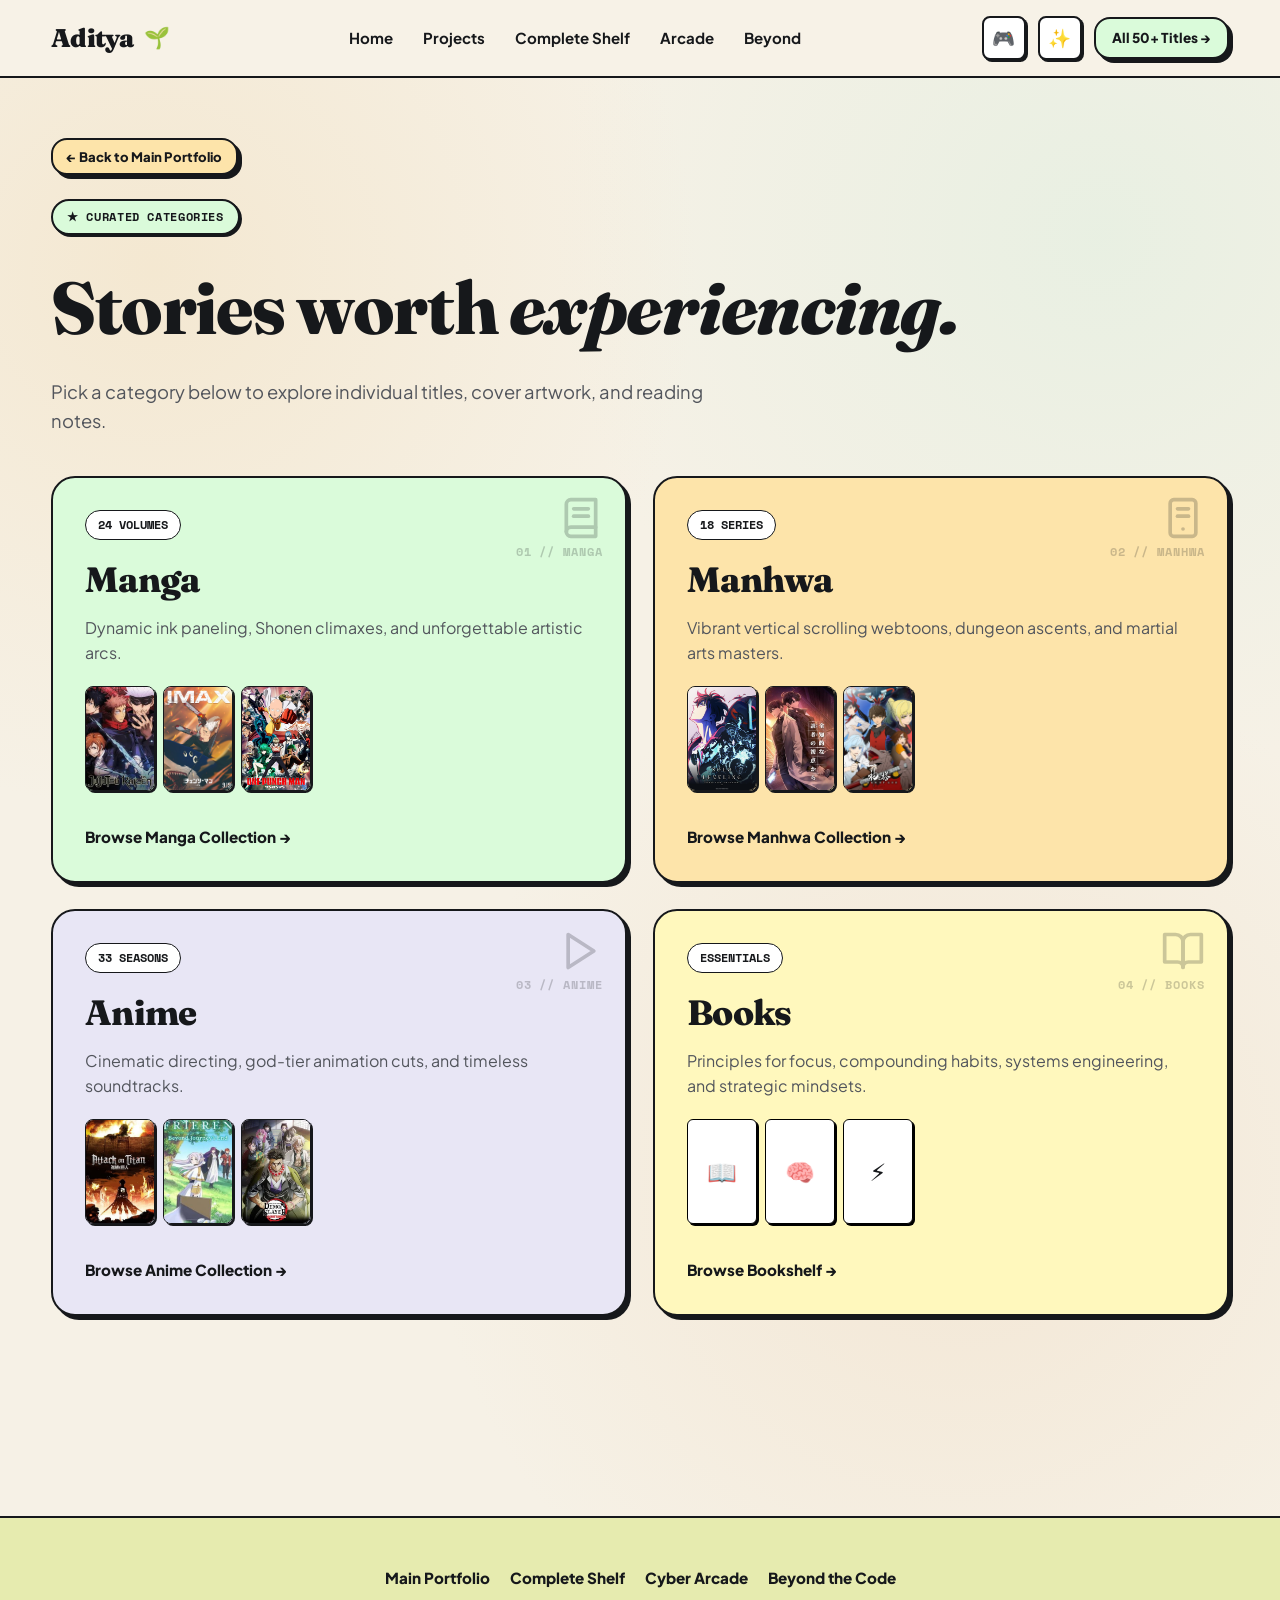
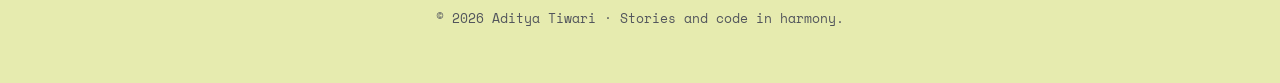
<file: archive.html>
<!DOCTYPE html>
<html lang="en">
<head>
  <meta charset="UTF-8">
  <meta name="viewport" content="width=device-width, initial-scale=1.0">
  <meta name="description" content="Aditya Tiwari's Archive Hub — Curated Manga, Manhwa, Anime, and Books.">
  <meta name="theme-color" content="#faf6ee">
  <title>Archive Hub | Aditya Tiwari</title>
  <link rel="stylesheet" href="./styles.css">
  <script src="./script.js" defer></script>
  <style>
    .archive-category-grid {
      display: grid;
      grid-template-columns: repeat(2, minmax(0, 1fr));
      gap: 26px;
      margin: 40px 0 60px;
    }

    .archive-hub-box {
      background: var(--bg-card-white);
      border: var(--border-pop);
      border-radius: var(--radius-lg);
      box-shadow: var(--shadow-pop);
      padding: 32px;
      display: flex;
      flex-direction: column;
      position: relative;
      overflow: hidden;
      transition: all 0.2s cubic-bezier(0.16, 1, 0.3, 1);
    }

    .archive-hub-box:hover {
      transform: translate(-4px, -4px);
      box-shadow: var(--shadow-pop-lg);
    }

    .archive-hub-box.box-mint { background: var(--mint); }
    .archive-hub-box.box-peach { background: var(--peach); }
    .archive-hub-box.box-lavender { background: var(--lavender); }
    .archive-hub-box.box-lemon { background: var(--lemon); }

    .archive-corner-stamp {
      position: absolute;
      top: 18px;
      right: 22px;
      display: flex;
      flex-direction: column;
      align-items: flex-end;
      gap: 3px;
      user-select: none;
      pointer-events: none;
      opacity: 0.22;
      color: var(--ink);
      transition: opacity 0.2s ease, transform 0.2s ease;
    }

    .archive-hub-box:hover .archive-corner-stamp {
      opacity: 0.45;
      transform: scale(1.06);
    }

    .archive-stamp-code {
      font-family: var(--font-mono);
      font-size: 0.72rem;
      font-weight: 800;
      letter-spacing: 0.08em;
      color: var(--ink);
    }

    .archive-mini-thumbs {
      display: flex;
      gap: 8px;
      margin: 20px 0;
    }

    .archive-mini-thumb {
      width: 70px;
      aspect-ratio: 2/3;
      object-fit: cover;
      border-radius: var(--radius-sm);
      border: var(--border-thin);
      box-shadow: 2px 2px 0px var(--ink);
    }

    @media (max-width: 760px) {
      .archive-category-grid {
        grid-template-columns: 1fr;
      }
    }
  </style>
</head>
<body class="theme-bookshop">

  <!-- Header -->
  <header class="site-header">
    <div class="container header-inner">
      <a href="./index.html" class="header-logo" aria-label="Aditya Tiwari home">
        <span>Aditya</span>
        <span class="header-logo-flourish" aria-hidden="true">🌱</span>
      </a>

      <nav class="nav-links">
        <a href="./index.html">Home</a>
        <a href="./projects.html">Projects</a>
        <a href="./library.html?type=all">Complete Shelf</a>
        <a href="./arcade.html">Arcade</a>
        <a href="./beyond.html">Beyond</a>
      </nav>

      <div class="header-tools">
        <a class="tool-icon-btn" href="./arcade.html" title="Play Arcade" aria-label="Arcade">🎮</a>
        <button type="button" class="tool-icon-btn" id="cursorToggleBtn" title="Toggle Sparkle Cursor" aria-label="Sparkle Cursor">✨</button>
        <a class="btn-tactile btn-mint" href="./library.html?type=all" style="padding: 8px 16px; font-size: 0.85rem;">All 50+ Titles →</a>
      </div>
    </div>
  </header>

  <!-- Main Archive Content -->
  <main class="container" style="padding: 60px 0;">
    <div style="margin-bottom: 24px;">
      <a class="btn-tactile btn-peach" style="padding: 6px 14px; font-size: 0.82rem;" href="./index.html">
        ← Back to Main Portfolio
      </a>
    </div>

    <div>
      <span class="sticker sticker-mint sticker-tilt-left">★ CURATED CATEGORIES</span>
      <h1 style="font-size: clamp(2.6rem, 6vw, 4.6rem); margin: 14px 0 10px;">
        Stories worth <em>experiencing.</em>
      </h1>
      <p style="color: var(--ink-muted); font-size: 1.15rem; max-width: 680px;">
        Pick a category below to explore individual titles, cover artwork, and reading notes.
      </p>
    </div>

    <div class="archive-category-grid">

      <!-- 1. Manga (Mint Box) -->
      <a class="archive-hub-box box-mint tilt-card" href="./library.html?type=manga">
        <div class="archive-corner-stamp" aria-hidden="true">
          <svg width="44" height="44" viewBox="0 0 24 24" fill="none" stroke="currentColor" stroke-width="2" stroke-linecap="round" stroke-linejoin="round">
            <path d="M4 19.5A2.5 2.5 0 0 1 6.5 17H20"></path>
            <path d="M6.5 2H20v20H6.5A2.5 2.5 0 0 1 4 19.5v-15A2.5 2.5 0 0 1 6.5 2z"></path>
            <path d="M8 7h8"></path>
            <path d="M8 11h8"></path>
          </svg>
          <span class="archive-stamp-code">01 // MANGA</span>
        </div>
        <span class="flavor-badge" style="width: fit-content;">24 VOLUMES</span>
        <h2 style="font-size: 2.2rem; margin: 12px 0 6px;">Manga</h2>
        <p style="color: var(--ink-muted);">Dynamic ink paneling, Shonen climaxes, and unforgettable artistic arcs.</p>

        <div class="archive-mini-thumbs">
          <img class="archive-mini-thumb" src="./assets/images/jjk.jpeg" alt="Jujutsu Kaisen" loading="lazy">
          <img class="archive-mini-thumb" src="./assets/images/chiansaw%20man.webp" alt="Chainsaw Man" loading="lazy">
          <img class="archive-mini-thumb" src="./assets/images/one_punch_man.jpg" alt="One Punch Man" loading="lazy">
        </div>

        <span class="flavor-card-link" style="margin-top: 14px;">Browse Manga Collection →</span>
      </a>

      <!-- 2. Manhwa (Peach Box) -->
      <a class="archive-hub-box box-peach tilt-card" href="./library.html?type=manhwa">
        <div class="archive-corner-stamp" aria-hidden="true">
          <svg width="44" height="44" viewBox="0 0 24 24" fill="none" stroke="currentColor" stroke-width="2" stroke-linecap="round" stroke-linejoin="round">
            <rect x="5" y="2" width="14" height="20" rx="2" ry="2"></rect>
            <line x1="12" y1="18" x2="12.01" y2="18"></line>
            <line x1="9" y1="7" x2="15" y2="7"></line>
            <line x1="9" y1="11" x2="15" y2="11"></line>
          </svg>
          <span class="archive-stamp-code">02 // MANHWA</span>
        </div>
        <span class="flavor-badge" style="width: fit-content;">18 SERIES</span>
        <h2 style="font-size: 2.2rem; margin: 12px 0 6px;">Manhwa</h2>
        <p style="color: var(--ink-muted);">Vibrant vertical scrolling webtoons, dungeon ascents, and martial arts masters.</p>

        <div class="archive-mini-thumbs">
          <img class="archive-mini-thumb" src="./assets/images/solo_levelling.jpg" alt="Solo Leveling" loading="lazy">
          <img class="archive-mini-thumb" src="./assets/images/omniscient_reader.jpg" alt="Omniscient Reader" loading="lazy">
          <img class="archive-mini-thumb" src="./assets/images/tower_of_god.webp" alt="Tower of God" loading="lazy">
        </div>

        <span class="flavor-card-link" style="margin-top: 14px;">Browse Manhwa Collection →</span>
      </a>

      <!-- 3. Anime (Lavender Box) -->
      <a class="archive-hub-box box-lavender tilt-card" href="./library.html?type=anime">
        <div class="archive-corner-stamp" aria-hidden="true">
          <svg width="44" height="44" viewBox="0 0 24 24" fill="none" stroke="currentColor" stroke-width="2" stroke-linecap="round" stroke-linejoin="round">
            <polygon points="5 3 19 12 5 21 5 3"></polygon>
          </svg>
          <span class="archive-stamp-code">03 // ANIME</span>
        </div>
        <span class="flavor-badge" style="width: fit-content;">33 SEASONS</span>
        <h2 style="font-size: 2.2rem; margin: 12px 0 6px;">Anime</h2>
        <p style="color: var(--ink-muted);">Cinematic directing, god-tier animation cuts, and timeless soundtracks.</p>

        <div class="archive-mini-thumbs">
          <img class="archive-mini-thumb" src="./assets/images/aot.jpeg" alt="Attack on Titan" loading="lazy">
          <img class="archive-mini-thumb" src="./assets/images/freiren_journey_beyound.jpeg" alt="Frieren" loading="lazy">
          <img class="archive-mini-thumb" src="./assets/images/demon_slyer.webp" alt="Demon Slayer" loading="lazy">
        </div>

        <span class="flavor-card-link" style="margin-top: 14px;">Browse Anime Collection →</span>
      </a>

      <!-- 4. Books (Lemon Box) -->
      <a class="archive-hub-box box-lemon tilt-card" href="./library.html?type=books">
        <div class="archive-corner-stamp" aria-hidden="true">
          <svg width="44" height="44" viewBox="0 0 24 24" fill="none" stroke="currentColor" stroke-width="2" stroke-linecap="round" stroke-linejoin="round">
            <path d="M2 3h6a4 4 0 0 1 4 4v14a3 3 0 0 0-3-3H2z"></path>
            <path d="M22 3h-6a4 4 0 0 0-4 4v14a3 3 0 0 1 3-3h7z"></path>
          </svg>
          <span class="archive-stamp-code">04 // BOOKS</span>
        </div>
        <span class="flavor-badge" style="width: fit-content;">ESSENTIALS</span>
        <h2 style="font-size: 2.2rem; margin: 12px 0 6px;">Books</h2>
        <p style="color: var(--ink-muted);">Principles for focus, compounding habits, systems engineering, and strategic mindsets.</p>

        <div class="archive-mini-thumbs">
          <div style="width: 70px; aspect-ratio: 2/3; background: #fff; border: 1.5px solid #000; border-radius: 6px; display: flex; align-items: center; justify-content: center; font-size: 1.5rem; box-shadow: 2px 2px 0px #000;">📖</div>
          <div style="width: 70px; aspect-ratio: 2/3; background: #fff; border: 1.5px solid #000; border-radius: 6px; display: flex; align-items: center; justify-content: center; font-size: 1.5rem; box-shadow: 2px 2px 0px #000;">🧠</div>
          <div style="width: 70px; aspect-ratio: 2/3; background: #fff; border: 1.5px solid #000; border-radius: 6px; display: flex; align-items: center; justify-content: center; font-size: 1.5rem; box-shadow: 2px 2px 0px #000;">⚡</div>
        </div>

        <span class="flavor-card-link" style="margin-top: 14px;">Browse Bookshelf →</span>
      </a>

    </div>
  </main>

  <!-- Footer -->
  <footer class="site-footer">
    <div class="container footer-inner">
      <div class="footer-links-row">
        <a href="./index.html">Main Portfolio</a>
        <a href="./library.html?type=all">Complete Shelf</a>
        <a href="./arcade.html">Cyber Arcade</a>
        <a href="./beyond.html">Beyond the Code</a>
      </div>
      <div style="font-family: var(--font-mono); font-size: 0.82rem; color: var(--ink-muted);">
        © <span data-current-year>2026</span> Aditya Tiwari · Stories and code in harmony.
      </div>
    </div>
  </footer>

</body>
</html>
</file>
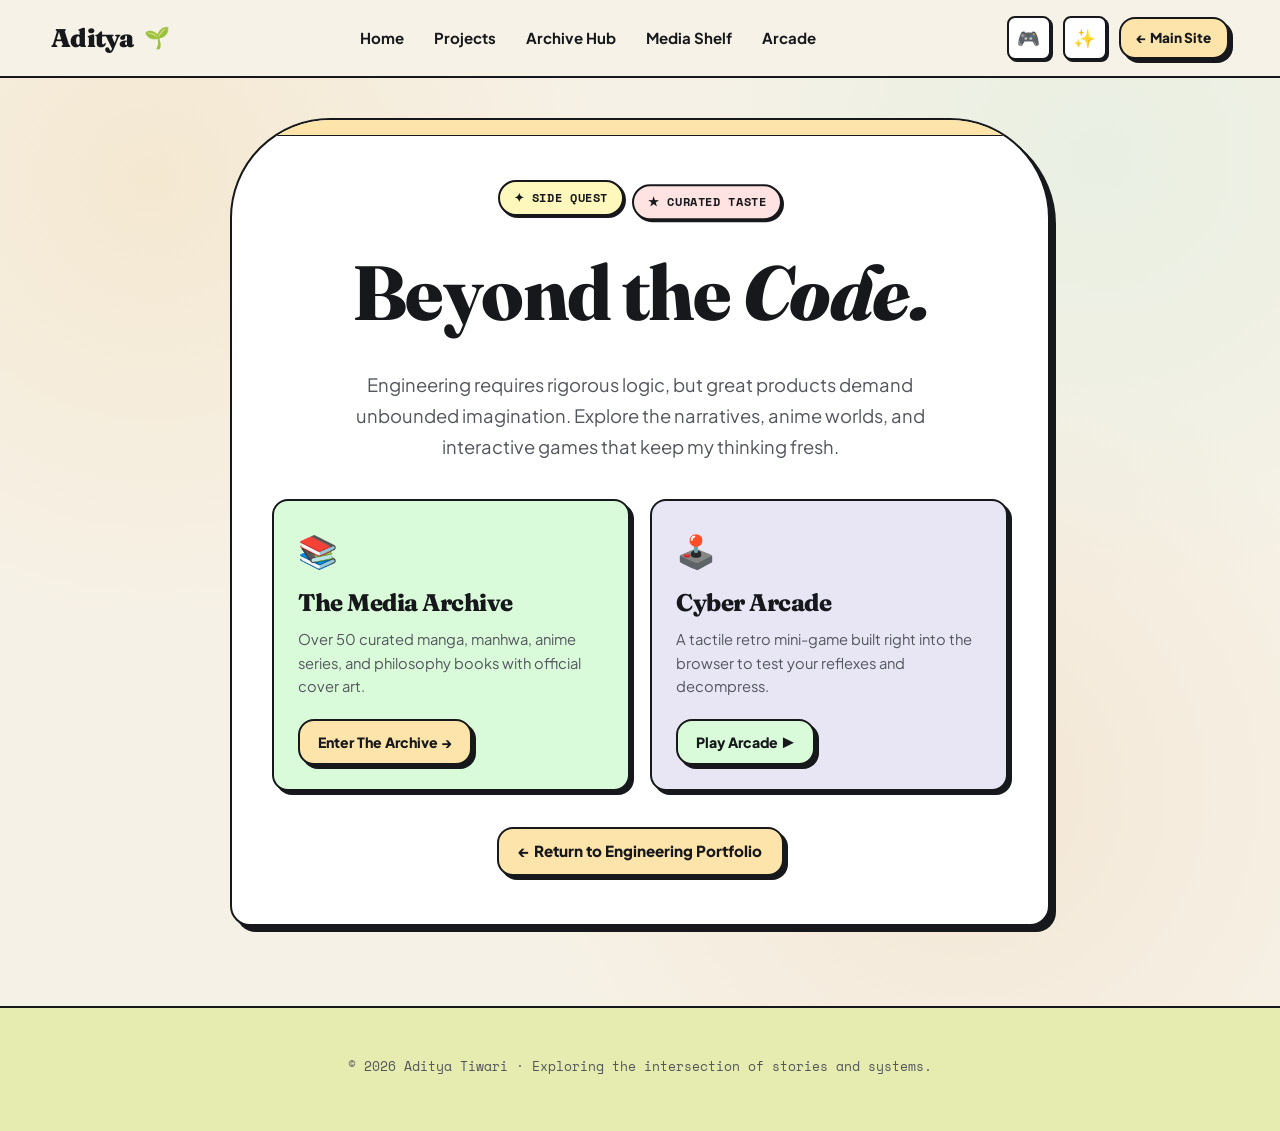
<file: beyond.html>
<!DOCTYPE html>
<html lang="en">
<head>
  <meta charset="UTF-8">
  <meta name="viewport" content="width=device-width, initial-scale=1.0">
  <meta name="description" content="Beyond the Code — Aditya Tiwari's creative sanctuary, stories, and arcade.">
  <meta name="theme-color" content="#faf6ee">
  <title>Beyond the Code | Aditya Tiwari</title>
  <link rel="stylesheet" href="./styles.css">
  <script src="./script.js" defer></script>
  <style>
    .beyond-portal-arch {
      max-width: 820px;
      margin: 40px auto 60px;
      background: var(--bg-card-white);
      border: var(--border-pop);
      border-radius: var(--radius-arch);
      box-shadow: var(--shadow-pop-lg);
      padding: 60px 40px 48px;
      text-align: center;
      position: relative;
      overflow: hidden;
    }

    .beyond-portal-arch::before {
      content: "";
      position: absolute;
      top: 0;
      left: 0;
      right: 0;
      height: 16px;
      background: var(--peach);
      border-bottom: var(--border-thin);
    }

    .beyond-actions-grid {
      display: grid;
      grid-template-columns: 1fr 1fr;
      gap: 20px;
      margin-top: 36px;
      text-align: left;
    }

    .beyond-action-card {
      padding: 24px;
      border: var(--border-pop);
      border-radius: var(--radius-md);
      box-shadow: var(--shadow-pop);
      display: flex;
      flex-direction: column;
      justify-content: space-between;
    }

    @media (max-width: 680px) {
      .beyond-actions-grid {
        grid-template-columns: 1fr;
      }
      .beyond-portal-arch {
        padding: 40px 20px;
      }
    }
  </style>
</head>
<body class="theme-bookshop">

  <!-- Header -->
  <header class="site-header">
    <div class="container header-inner">
      <a href="./index.html" class="header-logo" aria-label="Aditya Tiwari home">
        <span>Aditya</span>
        <span class="header-logo-flourish" aria-hidden="true">🌱</span>
      </a>

      <nav class="nav-links">
        <a href="./index.html">Home</a>
        <a href="./projects.html">Projects</a>
        <a href="./archive.html">Archive Hub</a>
        <a href="./library.html?type=all">Media Shelf</a>
        <a href="./arcade.html">Arcade</a>
      </nav>

      <div class="header-tools">
        <a class="tool-icon-btn" href="./arcade.html" title="Play Arcade" aria-label="Arcade">🎮</a>
        <button type="button" class="tool-icon-btn" id="cursorToggleBtn" title="Toggle Sparkle Cursor" aria-label="Sparkle Cursor">✨</button>
        <a class="btn-tactile btn-peach" href="./index.html" style="padding: 8px 16px; font-size: 0.85rem;">← Main Site</a>
      </div>
    </div>
  </header>

  <!-- Arched Portal Showcase -->
  <main class="container">
    <div class="beyond-portal-arch">
      <div style="display: flex; justify-content: center; gap: 8px; margin-bottom: 16px;">
        <span class="sticker sticker-lemon sticker-tilt-left">✦ SIDE QUEST</span>
        <span class="sticker sticker-rose sticker-tilt-right">★ CURATED TASTE</span>
      </div>

      <h1 style="font-size: clamp(2.8rem, 6vw, 4.8rem); margin-bottom: 14px;">
        Beyond the <em>Code.</em>
      </h1>

      <p style="color: var(--ink-muted); font-size: 1.15rem; line-height: 1.7; max-width: 620px; margin: 0 auto;">
        Engineering requires rigorous logic, but great products demand unbounded imagination. Explore the narratives, anime worlds, and interactive games that keep my thinking fresh.
      </p>

      <div class="beyond-actions-grid">
        <div class="beyond-action-card" style="background: var(--mint);">
          <div>
            <span style="font-size: 2rem;">📚</span>
            <h2 style="font-size: 1.5rem; margin: 8px 0 6px;">The Media Archive</h2>
            <p style="font-size: 0.92rem; color: var(--ink-muted);">
              Over 50 curated manga, manhwa, anime series, and philosophy books with official cover art.
            </p>
          </div>
          <div style="margin-top: 20px;">
            <a class="btn-tactile btn-peach" style="padding: 10px 18px; font-size: 0.88rem;" href="./archive.html">
              Enter The Archive →
            </a>
          </div>
        </div>

        <div class="beyond-action-card" style="background: var(--lavender);">
          <div>
            <span style="font-size: 2rem;">🕹️</span>
            <h2 style="font-size: 1.5rem; margin: 8px 0 6px;">Cyber Arcade</h2>
            <p style="font-size: 0.92rem; color: var(--ink-muted);">
              A tactile retro mini-game built right into the browser to test your reflexes and decompress.
            </p>
          </div>
          <div style="margin-top: 20px;">
            <a class="btn-tactile btn-mint" style="padding: 10px 18px; font-size: 0.88rem;" href="./arcade.html">
              Play Arcade ▶
            </a>
          </div>
        </div>
      </div>

      <div style="margin-top: 36px;">
        <a class="btn-tactile btn-peach" style="padding: 10px 20px;" href="./index.html">
          ← Return to Engineering Portfolio
        </a>
      </div>
    </div>
  </main>

  <!-- Footer -->
  <footer class="site-footer">
    <div class="container footer-inner">
      <div style="font-family: var(--font-mono); font-size: 0.82rem; color: var(--ink-muted);">
        © <span data-current-year>2026</span> Aditya Tiwari · Exploring the intersection of stories and systems.
      </div>
    </div>
  </footer>

</body>
</html>
</file>
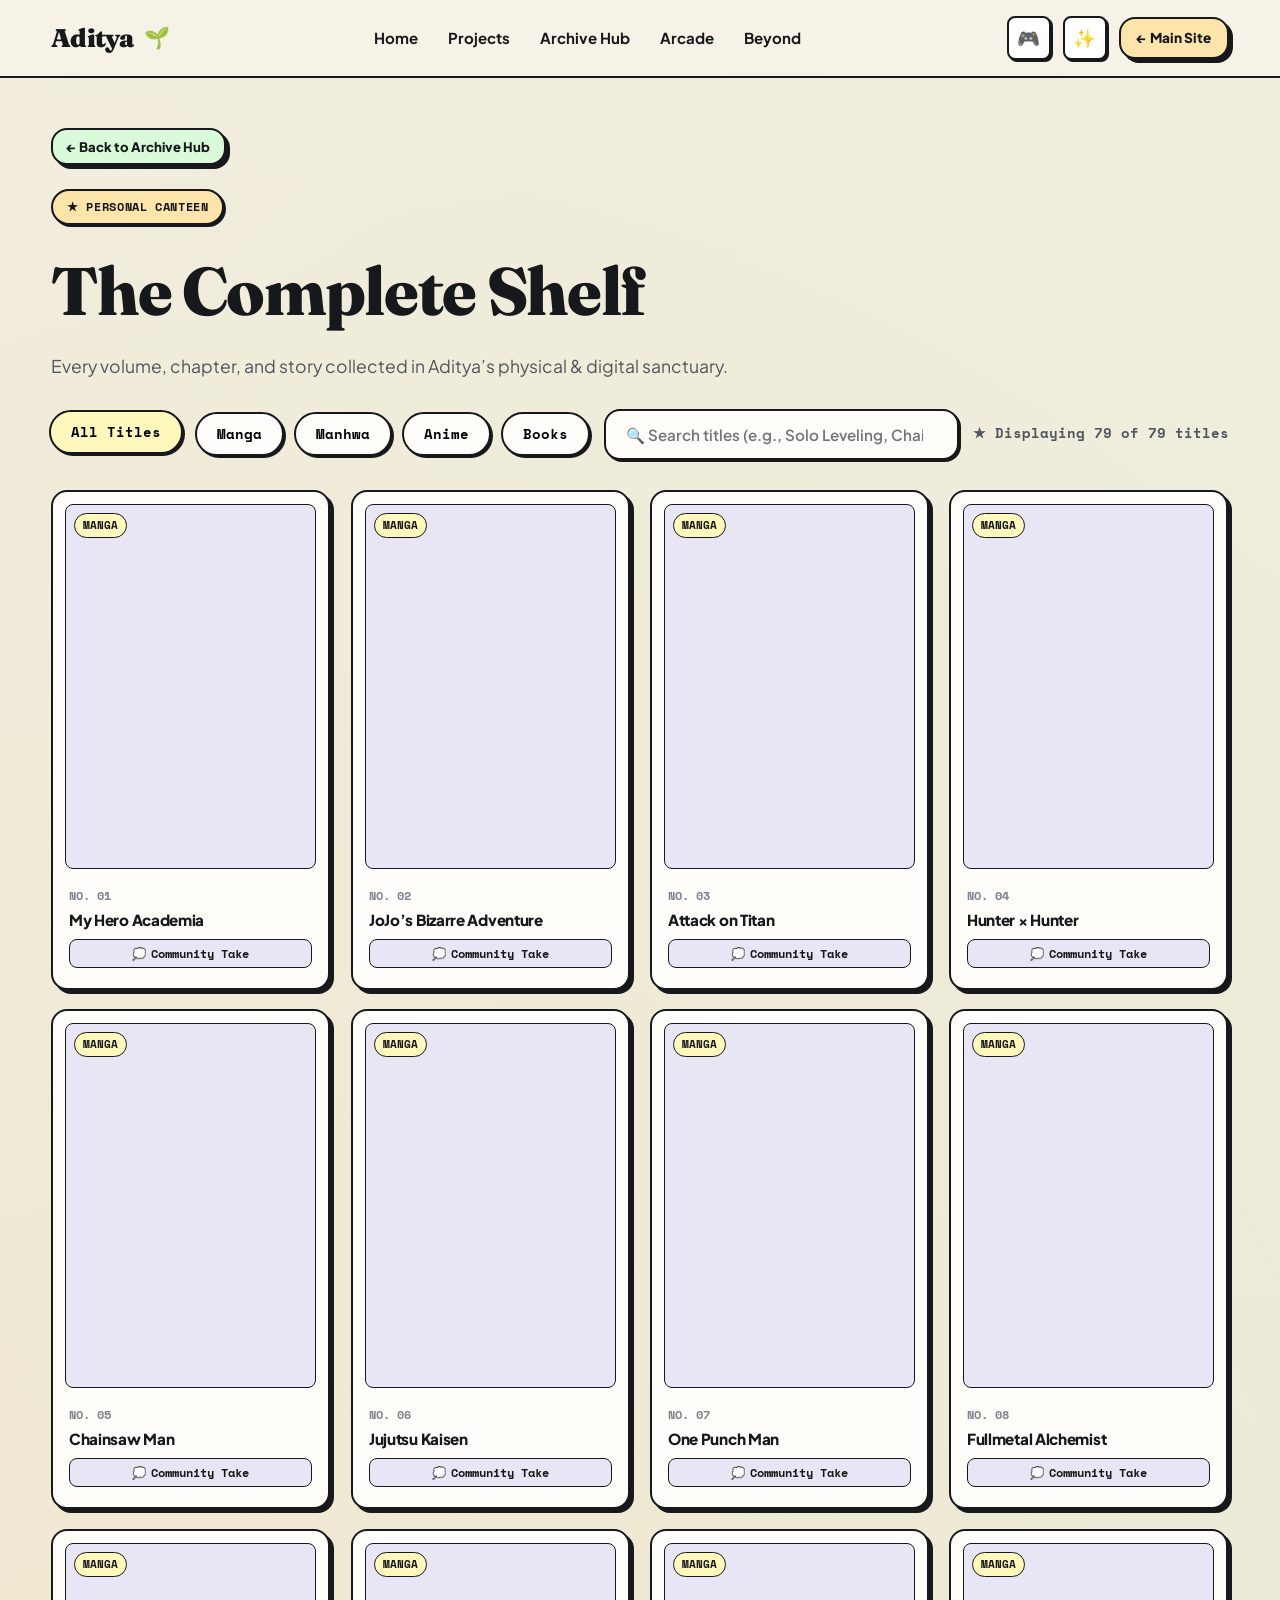
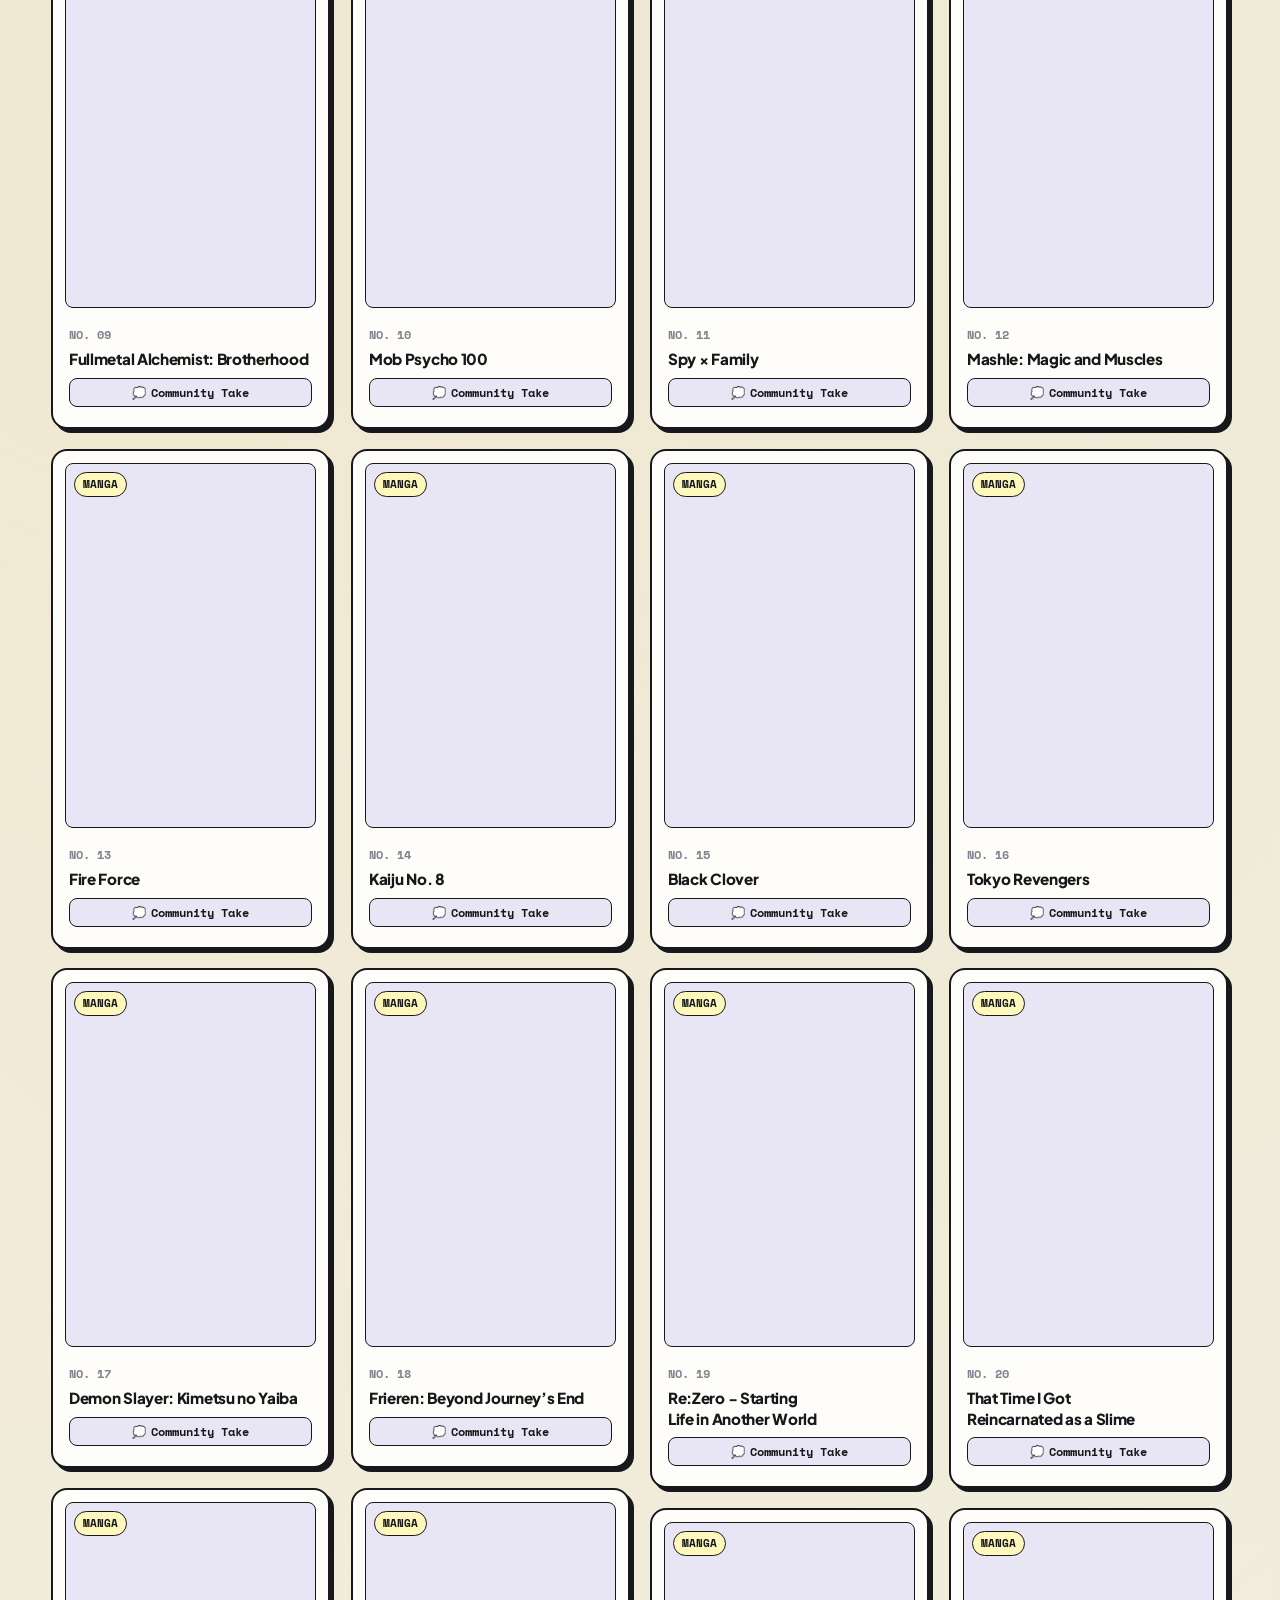
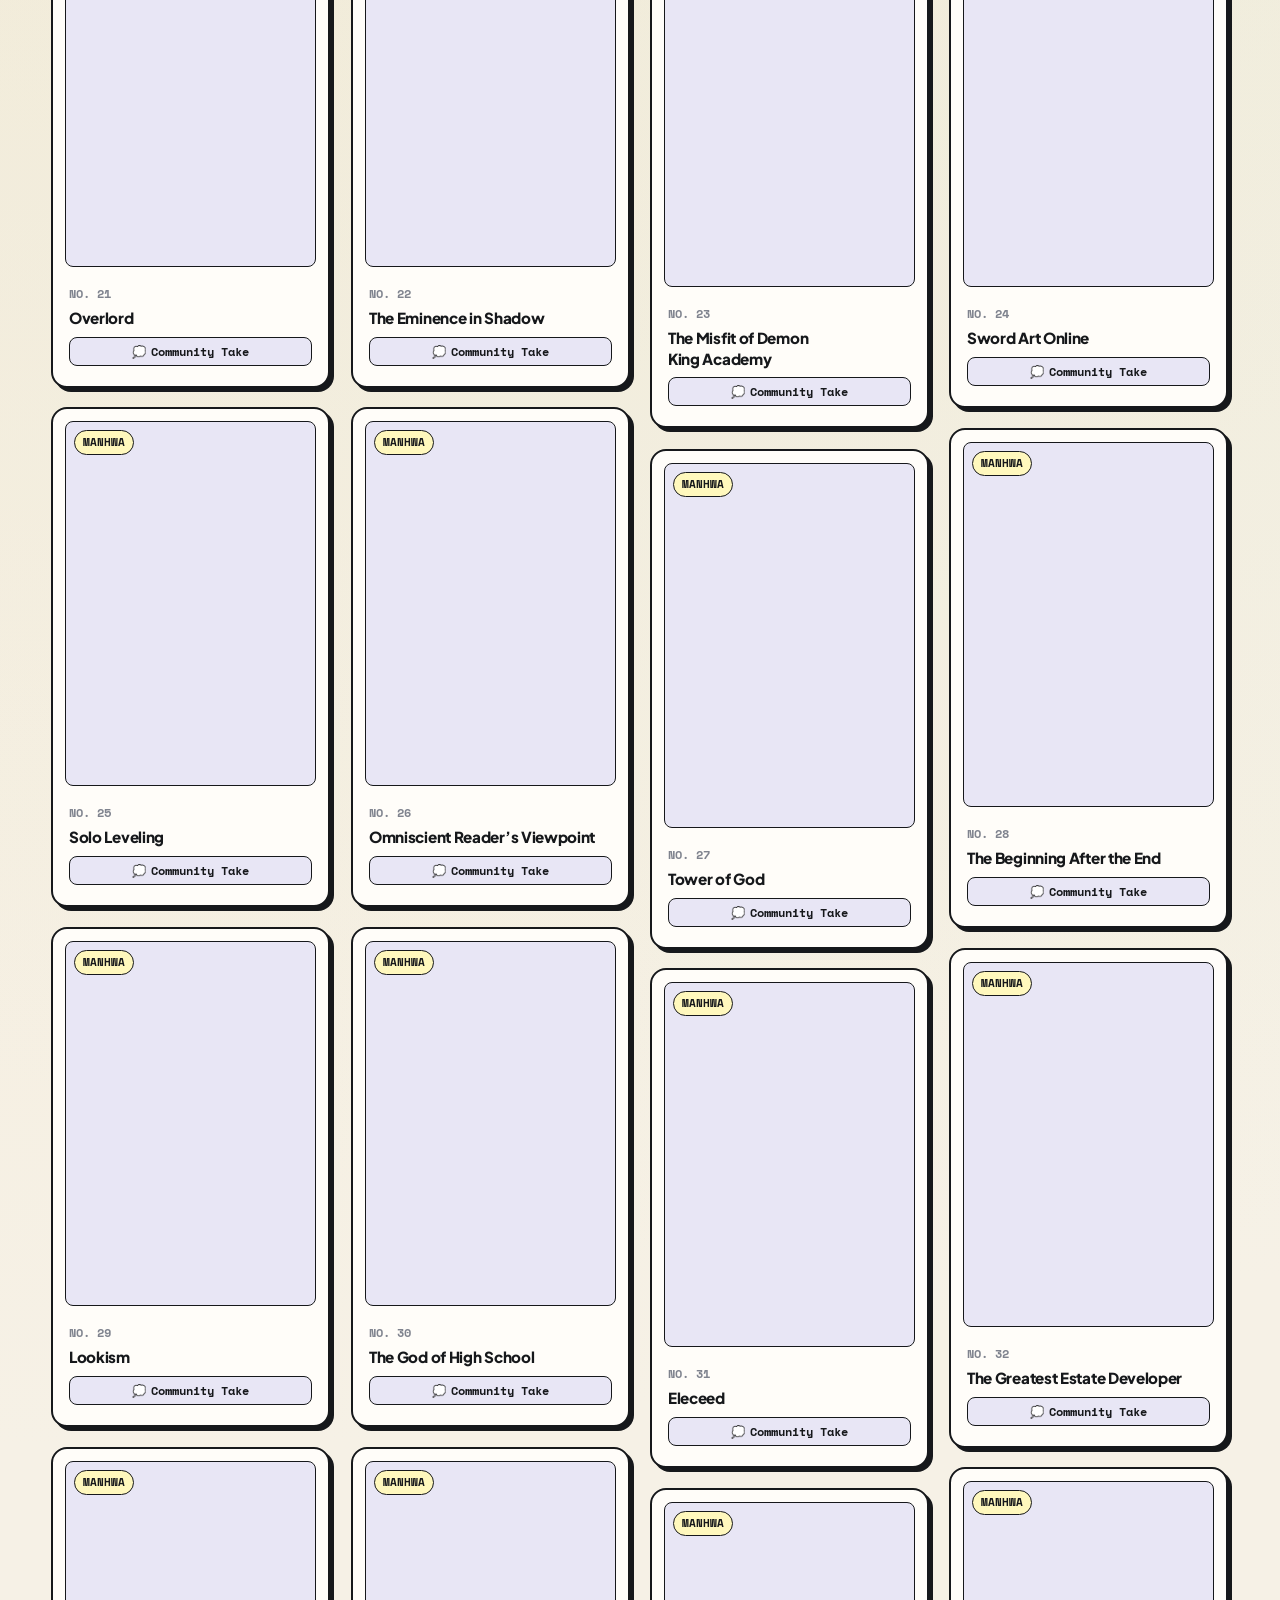
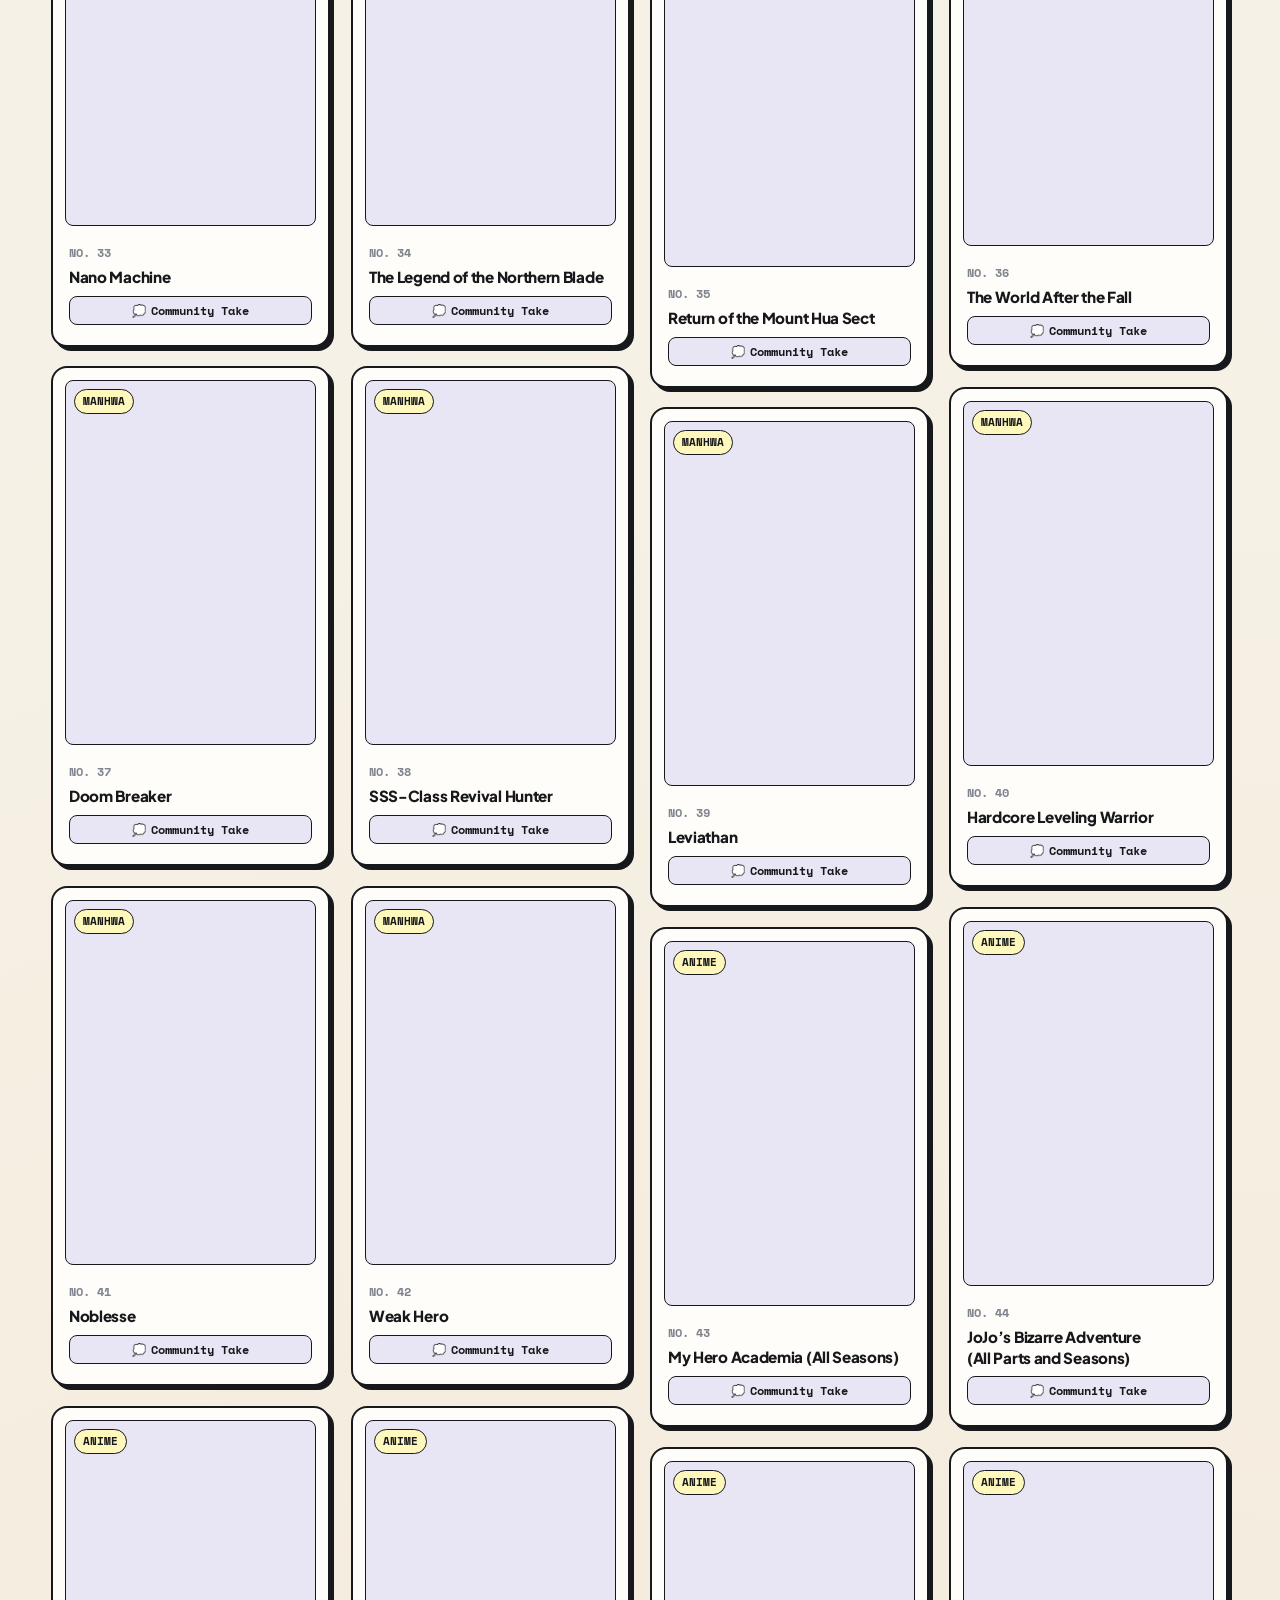
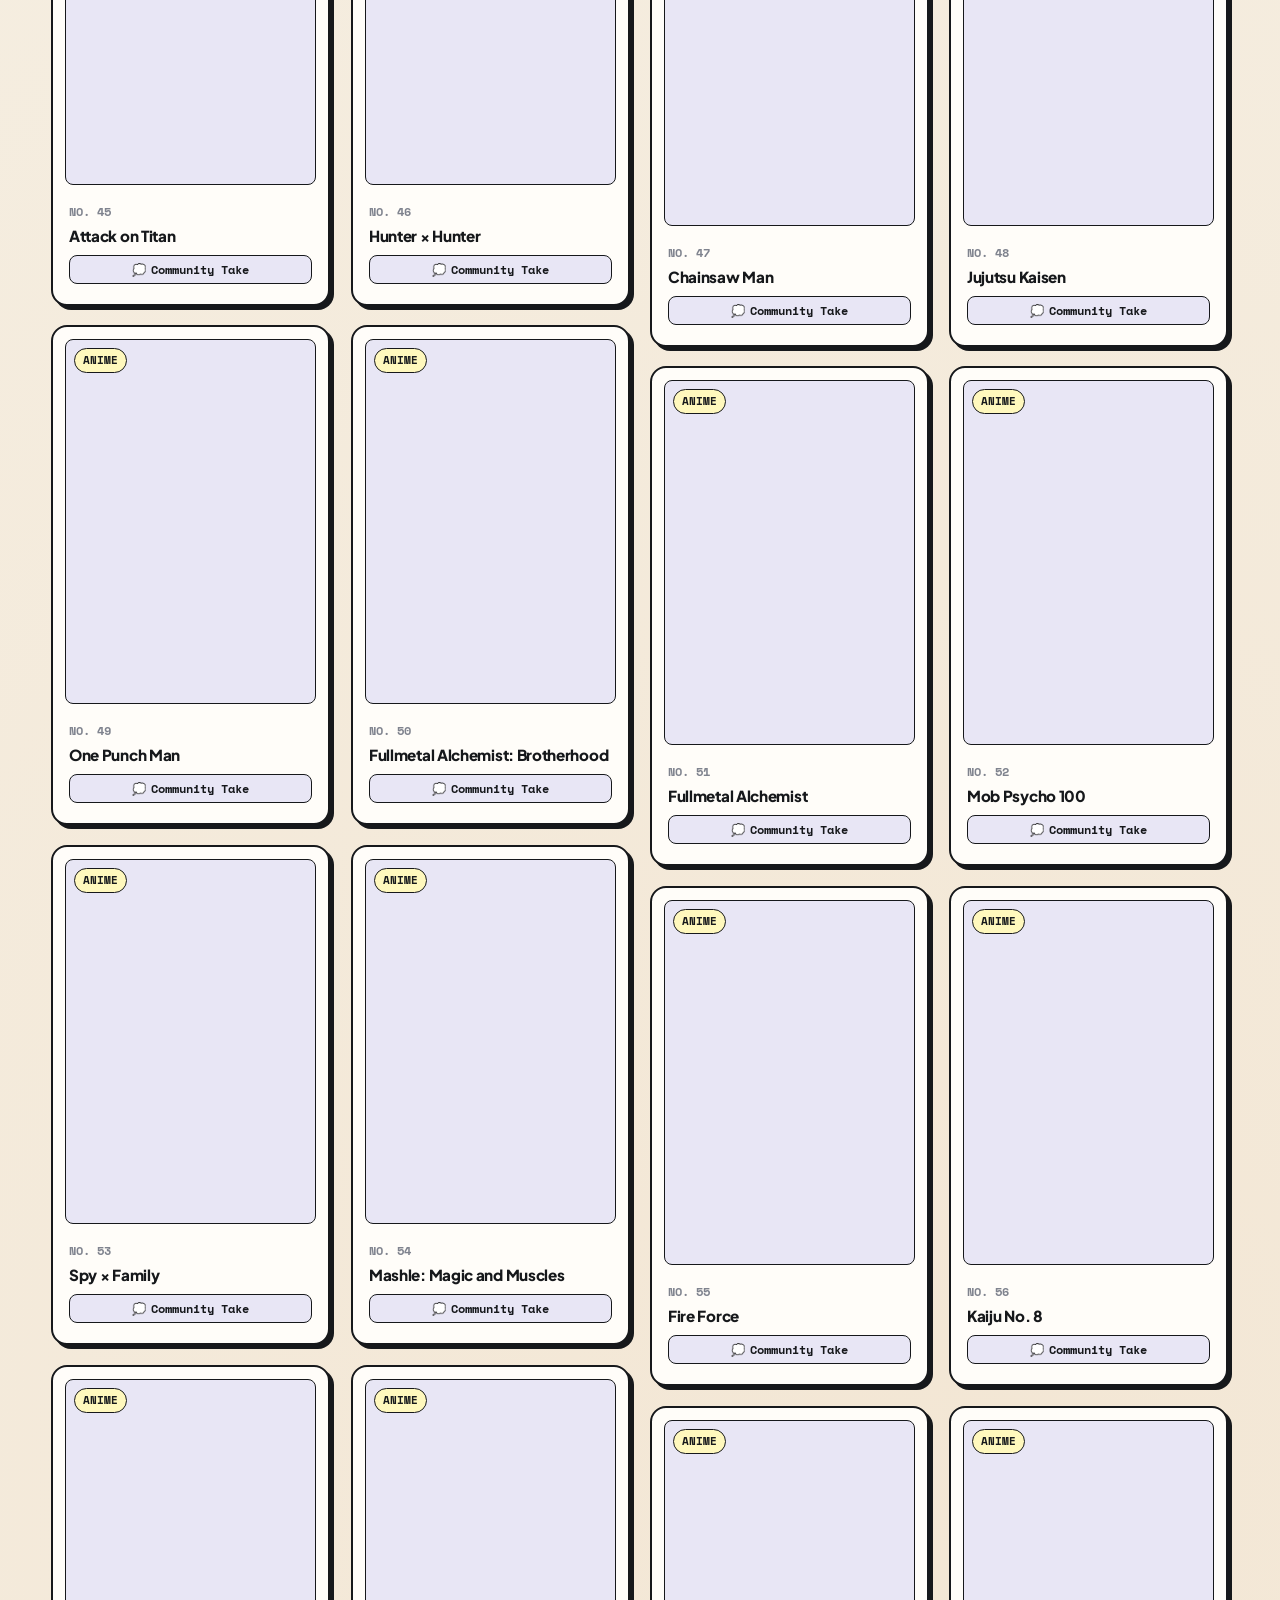
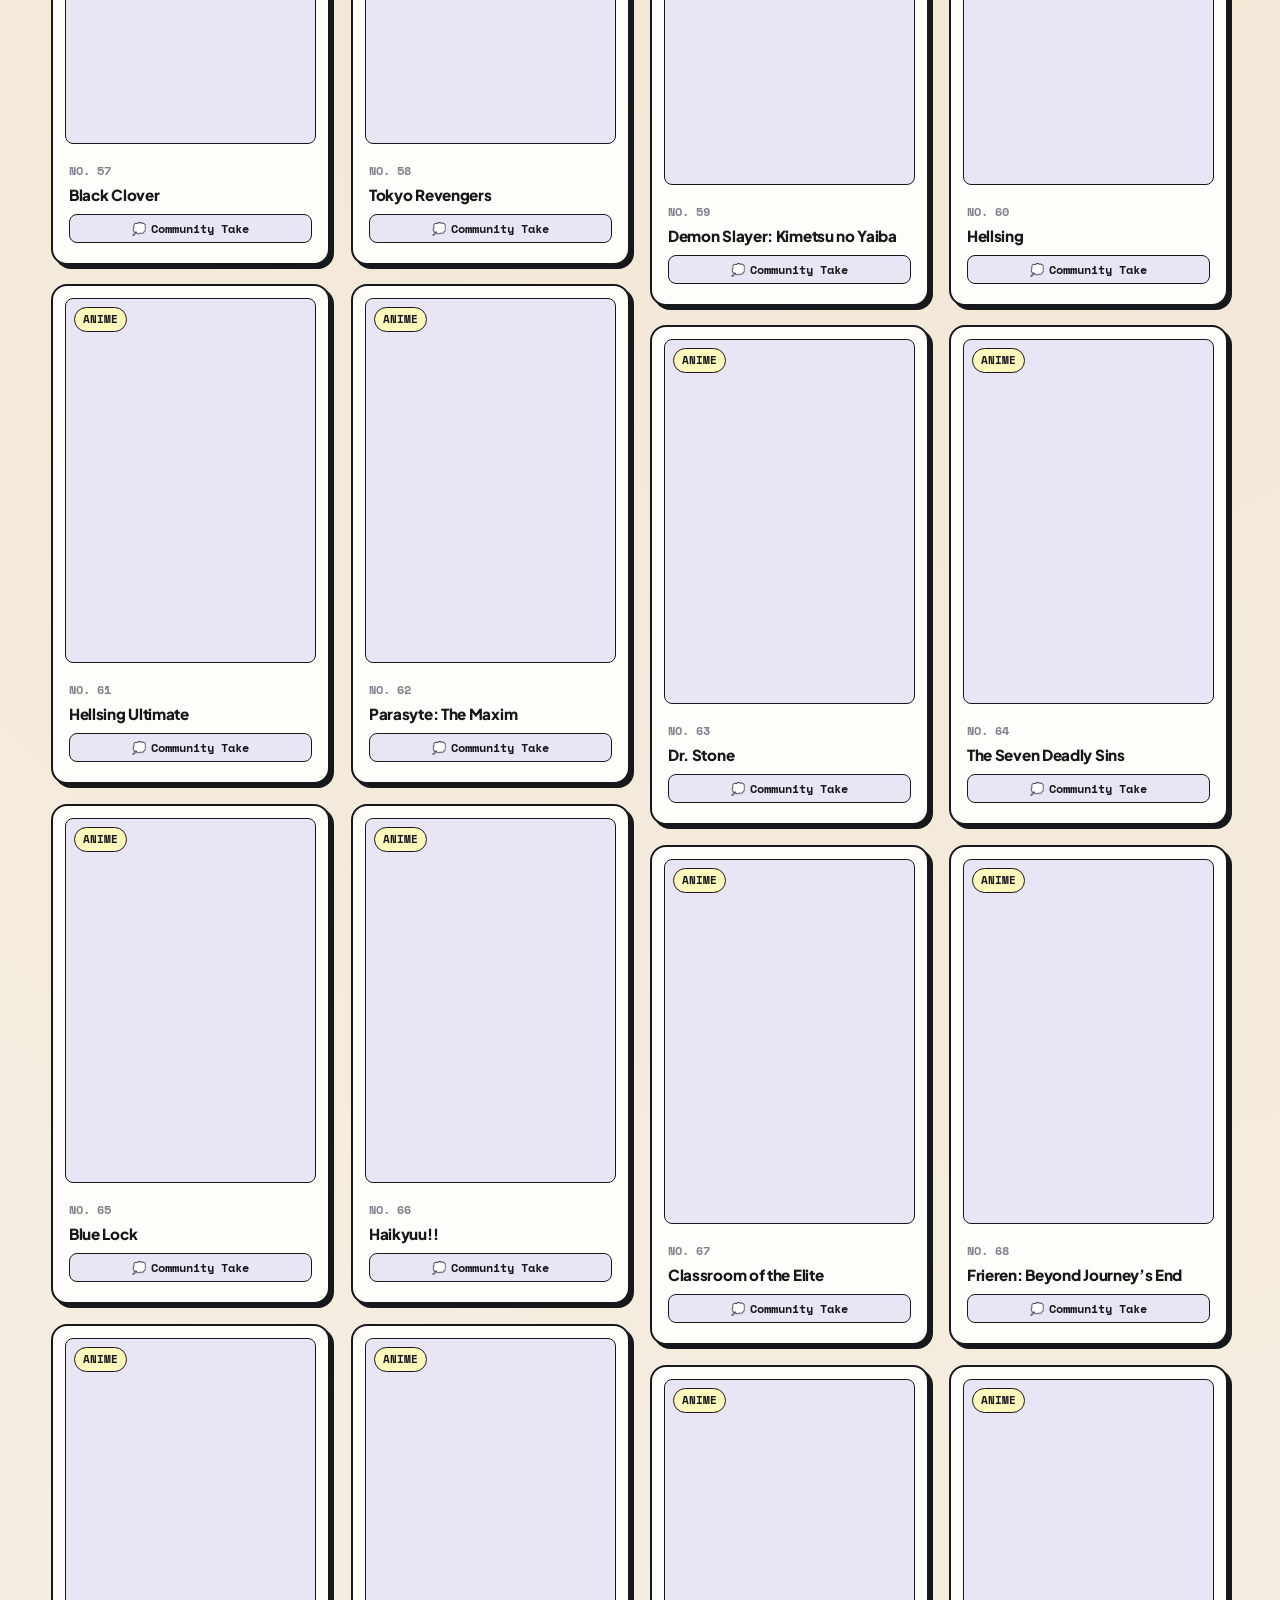
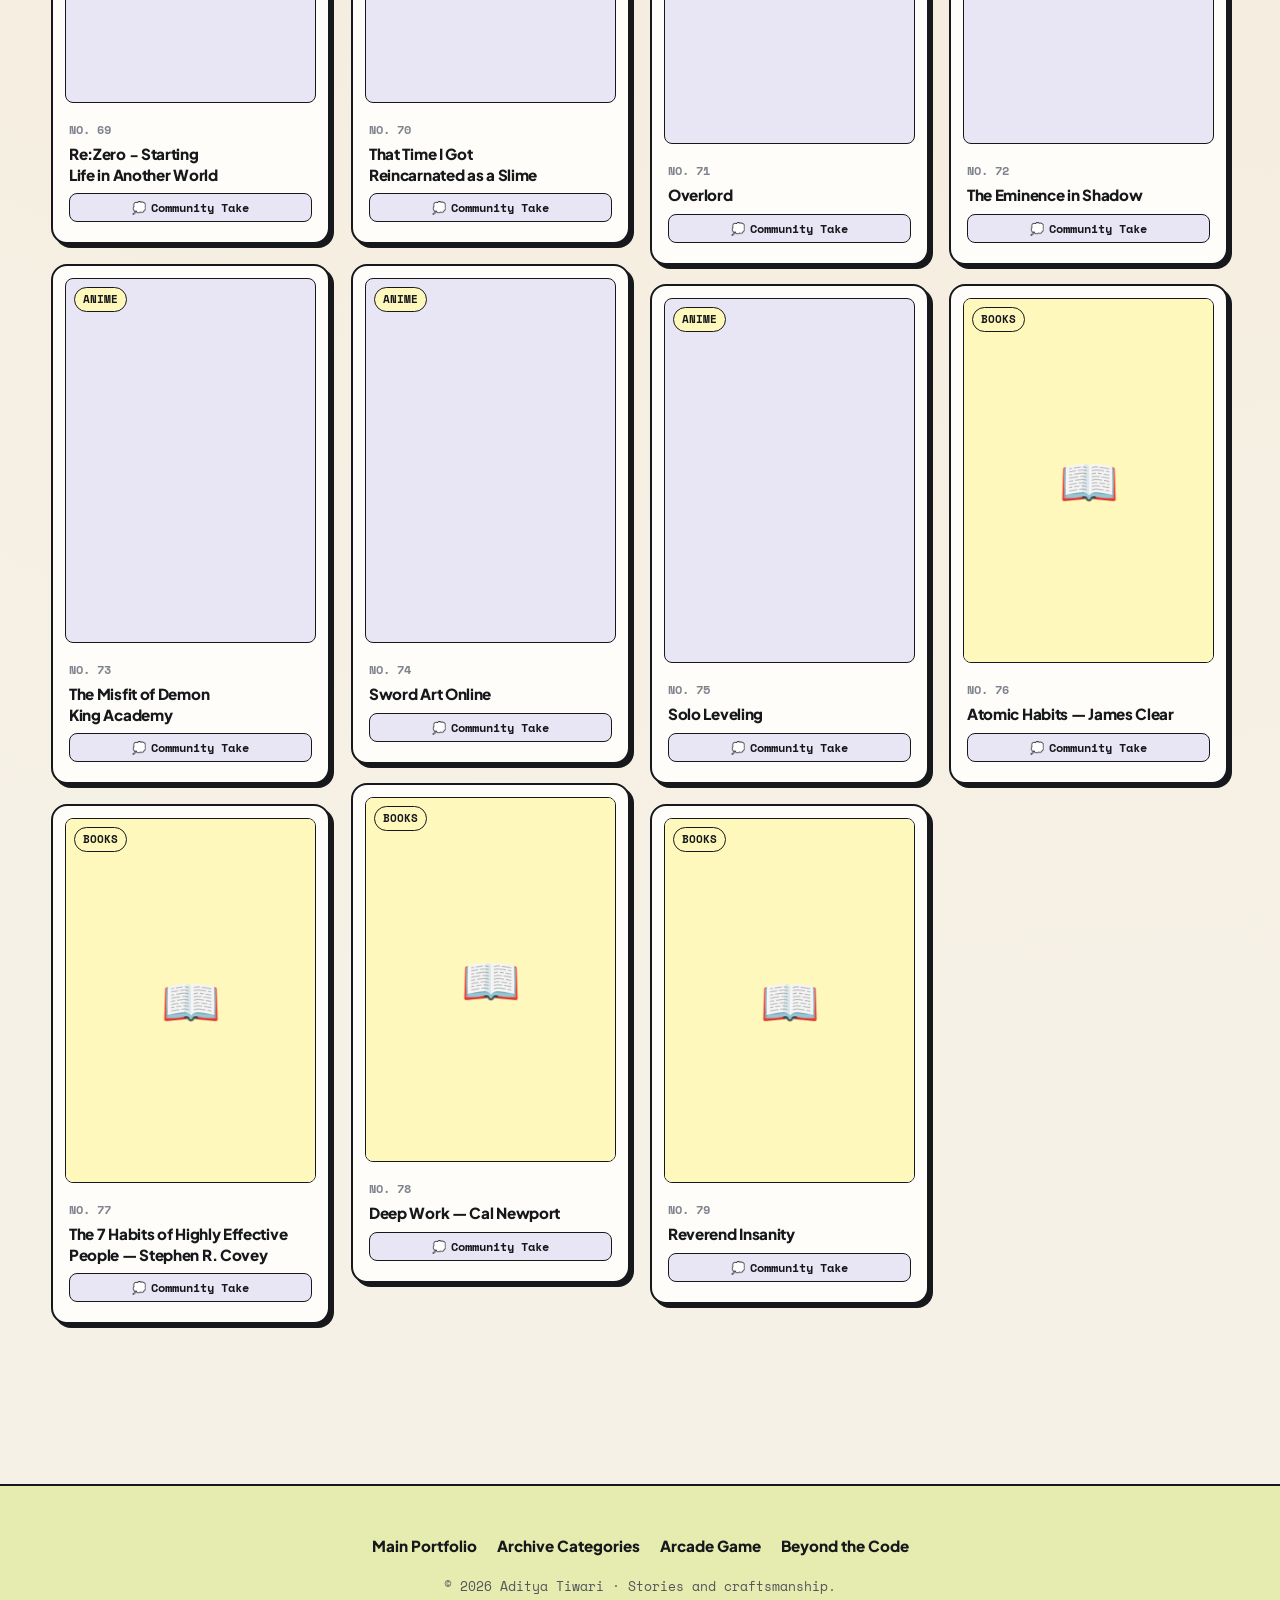
<file: library.html>
<!DOCTYPE html>
<html lang="en">
<head>
  <meta charset="UTF-8">
  <meta name="viewport" content="width=device-width, initial-scale=1.0">
  <meta name="description" content="Aditya Tiwari's curated media shelf — Manga, Manhwa, Anime, and Books.">
  <meta name="theme-color" content="#faf6ee">
  <title>Media Shelf | Aditya Tiwari</title>
  <link rel="stylesheet" href="./styles.css">
  <script src="./script.js" defer></script>
</head>
<body class="theme-bookshop">

  <!-- Header -->
  <header class="site-header">
    <div class="container header-inner">
      <a href="./index.html" class="header-logo" aria-label="Aditya Tiwari home">
        <span>Aditya</span>
        <span class="header-logo-flourish" aria-hidden="true">🌱</span>
      </a>

      <nav class="nav-links">
        <a href="./index.html">Home</a>
        <a href="./projects.html">Projects</a>
        <a href="./archive.html">Archive Hub</a>
        <a href="./arcade.html">Arcade</a>
        <a href="./beyond.html">Beyond</a>
      </nav>

      <div class="header-tools">
        <a class="tool-icon-btn" href="./arcade.html" title="Play Arcade" aria-label="Arcade">🎮</a>
        <button type="button" class="tool-icon-btn" id="cursorToggleBtn" title="Toggle Sparkle Cursor" aria-label="Sparkle Cursor">✨</button>
        <a class="btn-tactile btn-peach" href="./index.html" style="padding: 8px 16px; font-size: 0.85rem;">← Main Site</a>
      </div>
    </div>
  </header>

  <!-- Fixed Side Floating Stickers (Visible in Manga, Manhwa & Anime; Hidden in Books; Spans Full Viewport Height) -->
  <aside class="shelf-flank-rail shelf-flank-left" id="shelfFlankLeft" aria-hidden="true">
    <div class="flank-sticker-item sticker-bob-1"><img src="./assets/images/short_pictures_on_side/cat.png" alt="Anime Cat Sticker" loading="lazy"></div>
    <div class="flank-sticker-item sticker-bob-2"><img src="./assets/images/short_pictures_on_side/jjk.png" alt="JJK Sticker" loading="lazy"></div>
    <div class="flank-sticker-item sticker-bob-3"><img src="./assets/images/short_pictures_on_side/shinchan.png" alt="Shinchan Sticker" loading="lazy"></div>
    <div class="flank-sticker-item sticker-bob-4"><img src="./assets/images/short_pictures_on_side/dbz.png" alt="Dragon Ball Z Sticker" loading="lazy"></div>
    <div class="flank-sticker-item sticker-bob-1"><img src="./assets/images/short_pictures_on_side/katana.png" alt="Katana Sticker" loading="lazy"></div>
    <div class="flank-sticker-item sticker-bob-2"><img src="./assets/images/short_pictures_on_side/studio_ghibli.png" alt="Studio Ghibli Sticker" loading="lazy"></div>
    <div class="flank-sticker-item sticker-bob-3"><img src="./assets/images/short_pictures_on_side/game_boyu.png" alt="Game Boy Sticker" loading="lazy"></div>
    <div class="flank-sticker-item sticker-bob-4"><img src="./assets/images/short_pictures_on_side/skeleton_cool.png" alt="Skeleton Sticker" loading="lazy"></div>
  </aside>

  <aside class="shelf-flank-rail shelf-flank-right" id="shelfFlankRight" aria-hidden="true">
    <div class="flank-sticker-item sticker-bob-3"><img src="./assets/images/short_pictures_on_side/fox_girl.png" alt="Fox Girl Sticker" loading="lazy"></div>
    <div class="flank-sticker-item sticker-bob-4"><img src="./assets/images/short_pictures_on_side/moharaga_jjk.png" alt="Mahoraga Sticker" loading="lazy"></div>
    <div class="flank-sticker-item sticker-bob-1"><img src="./assets/images/short_pictures_on_side/oshi_no_ko.png" alt="Oshi no Ko Sticker" loading="lazy"></div>
    <div class="flank-sticker-item sticker-bob-2"><img src="./assets/images/short_pictures_on_side/neon_genesis.png" alt="Neon Genesis Sticker" loading="lazy"></div>
    <div class="flank-sticker-item sticker-bob-3"><img src="./assets/images/short_pictures_on_side/sony_ps.png" alt="Retro Console Sticker" loading="lazy"></div>
    <div class="flank-sticker-item sticker-bob-4"><img src="./assets/images/short_pictures_on_side/studio_ghibli_tororo.png" alt="Totoro Sticker" loading="lazy"></div>
    <div class="flank-sticker-item sticker-bob-1"><img src="./assets/images/short_pictures_on_side/cat.png" alt="Anime Cat Sticker" loading="lazy"></div>
    <div class="flank-sticker-item sticker-bob-2"><img src="./assets/images/short_pictures_on_side/dbz.png" alt="Dragon Ball Z Sticker" loading="lazy"></div>
  </aside>

  <!-- Main Shelf Container -->
  <main class="container shelf-container">
    <div style="margin-bottom: 24px;">
        <a class="btn-tactile btn-mint" style="padding: 6px 14px; font-size: 0.82rem;" href="./archive.html">
          ← Back to Archive Hub
        </a>
      </div>

      <div>
        <span class="sticker sticker-peach sticker-tilt-left">★ PERSONAL CANTEEN</span>
        <h1 id="shelf-title" style="font-size: clamp(2.4rem, 5.5vw, 4.2rem); margin: 12px 0 8px;">
          The Complete Shelf
        </h1>
        <p id="shelf-description" style="color: var(--ink-muted); font-size: 1.1rem; max-width: 720px;">
          A visual collection of Japanese manga, Korean webtoons, animated epics, and timeless books that fuel imagination.
        </p>
      </div>

      <!-- Filter Tabs & Search Controls -->
      <div class="shelf-controls-wrap">
        <div class="shelf-filter-tabs">
          <button type="button" class="shelf-filter-btn active" data-type="all">All Titles</button>
          <button type="button" class="shelf-filter-btn" data-type="manga">Manga</button>
          <button type="button" class="shelf-filter-btn" data-type="manhwa">Manhwa</button>
          <button type="button" class="shelf-filter-btn" data-type="anime">Anime</button>
          <button type="button" class="shelf-filter-btn" data-type="books">Books</button>
        </div>

        <input 
          id="shelf-search" 
          class="tactile-search-input" 
          type="search" 
          placeholder="🔍 Search titles (e.g., Solo Leveling, Chainsaw Man, Deep Work)..." 
          aria-label="Search media titles">
        
        <div id="shelf-count" style="font-family: var(--font-mono); font-size: 0.85rem; font-weight: 700; color: var(--ink-muted);">
          Loading collection...
        </div>
      </div>

      <!-- Collectible Trading Card Poster Grid -->
      <div id="poster-grid" class="collectible-poster-grid" aria-label="Collectible Poster Grid">
        <!-- Injected dynamically by script.js with covers from assets/images/ -->
      </div>
    </main>

  <!-- Footer -->
  <footer class="site-footer">
    <div class="container footer-inner">
      <div class="footer-links-row">
        <a href="./index.html">Main Portfolio</a>
        <a href="./archive.html">Archive Categories</a>
        <a href="./arcade.html">Arcade Game</a>
        <a href="./beyond.html">Beyond the Code</a>
      </div>
      <div style="font-family: var(--font-mono); font-size: 0.82rem; color: var(--ink-muted);">
        © <span data-current-year>2026</span> Aditya Tiwari · Stories and craftsmanship.
      </div>
    </div>
  </footer>

</body>
</html>
</file>
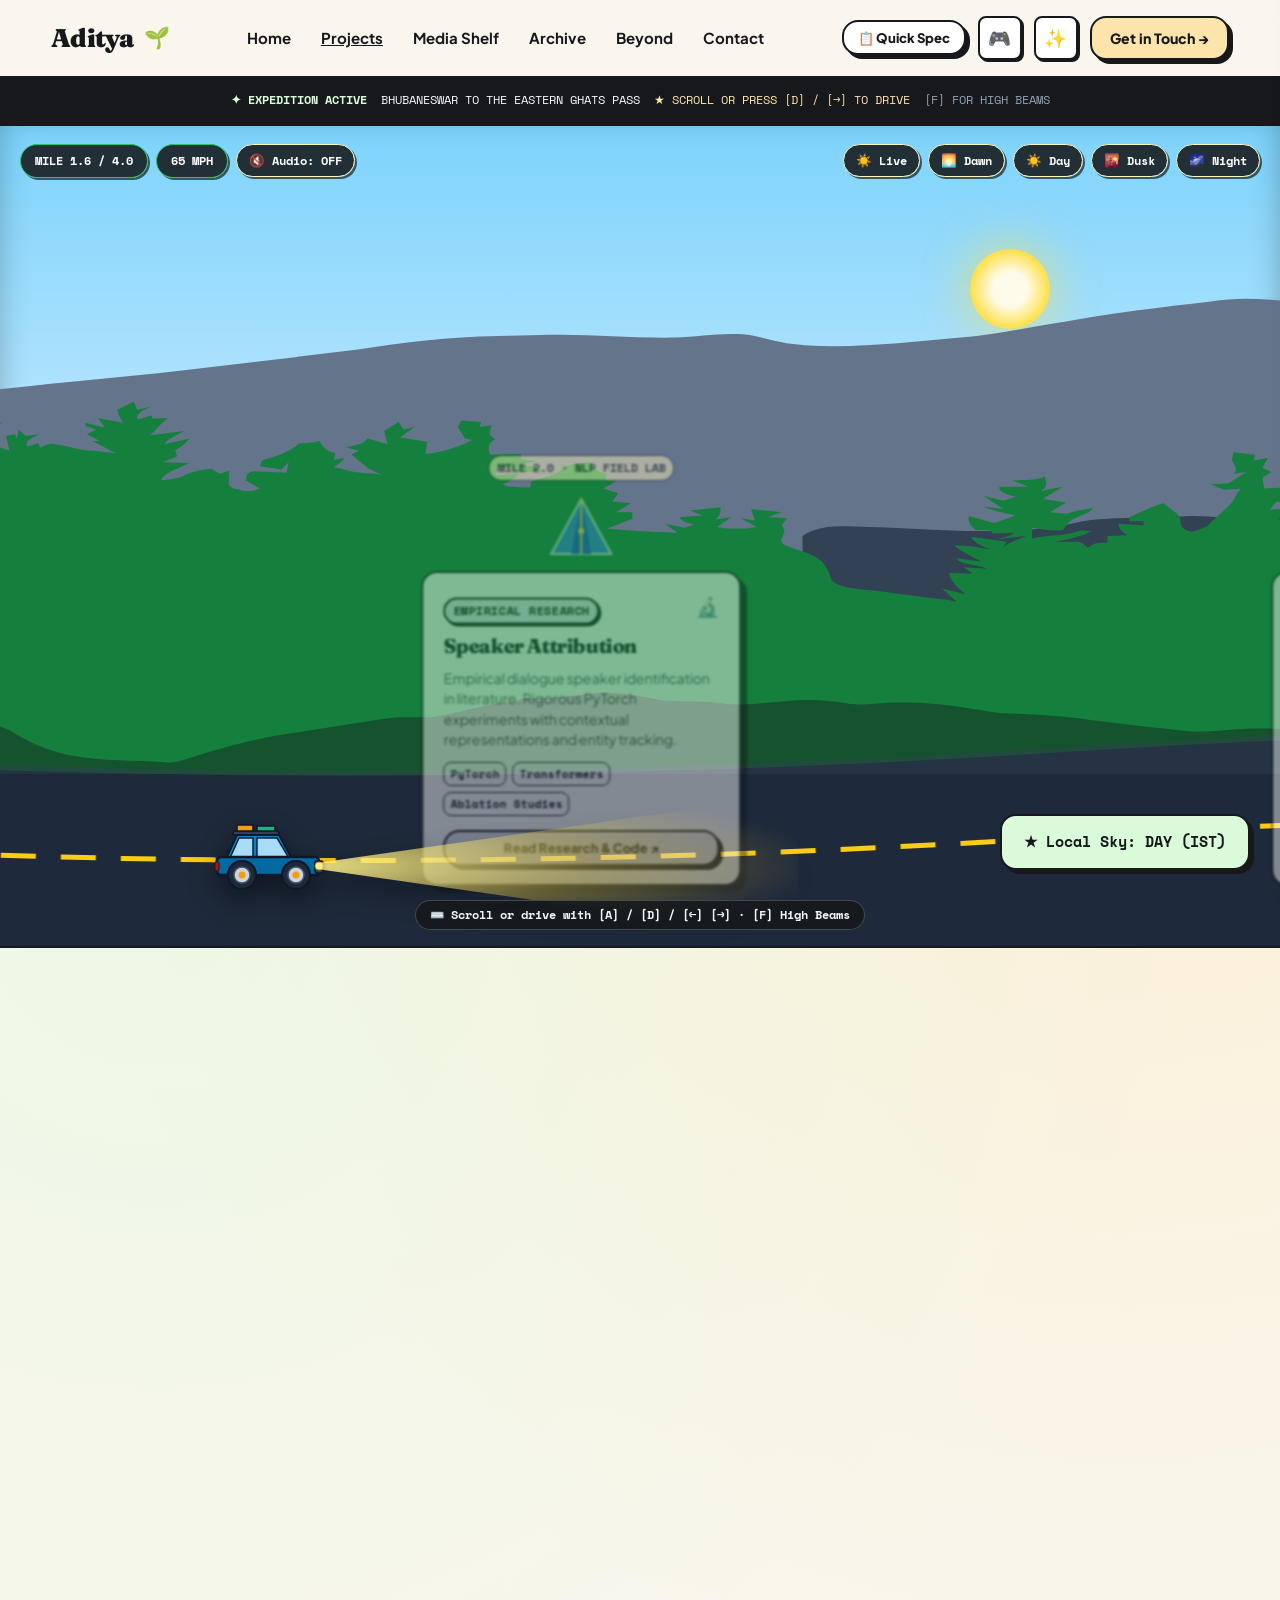
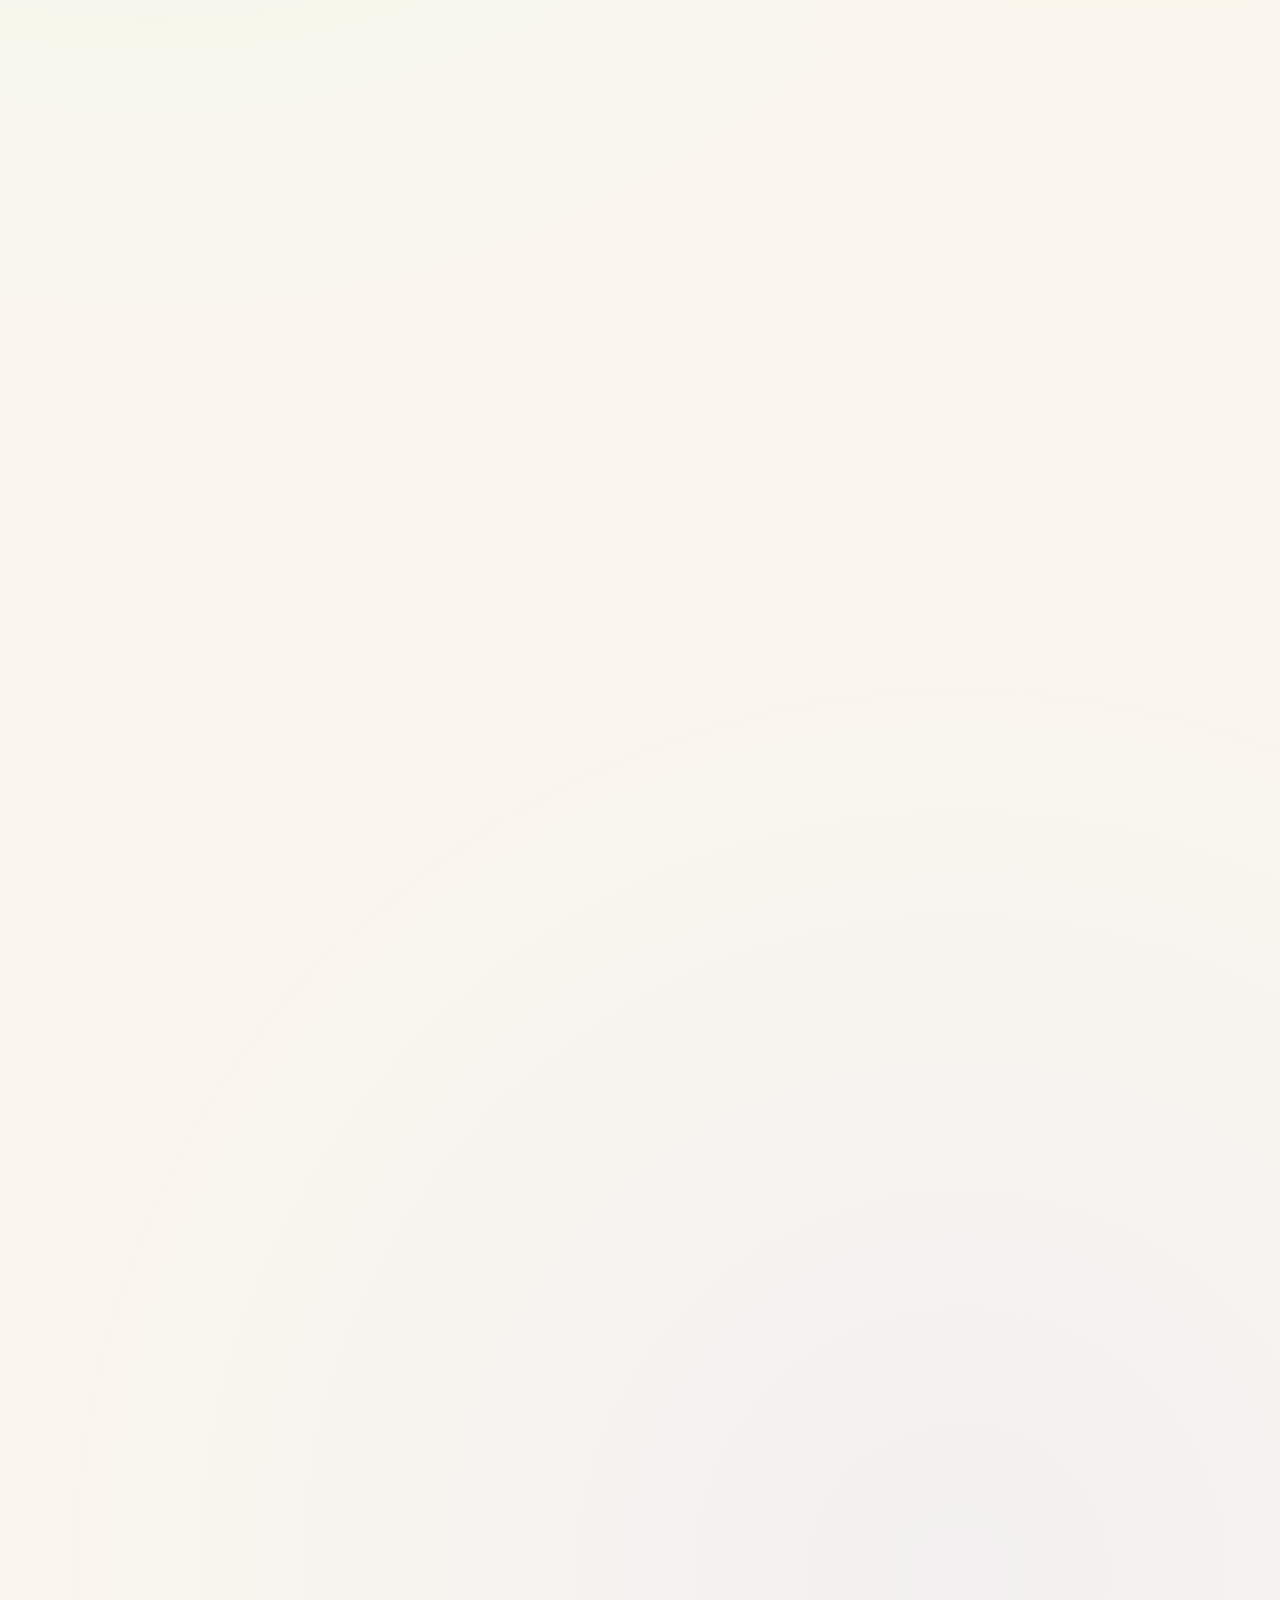
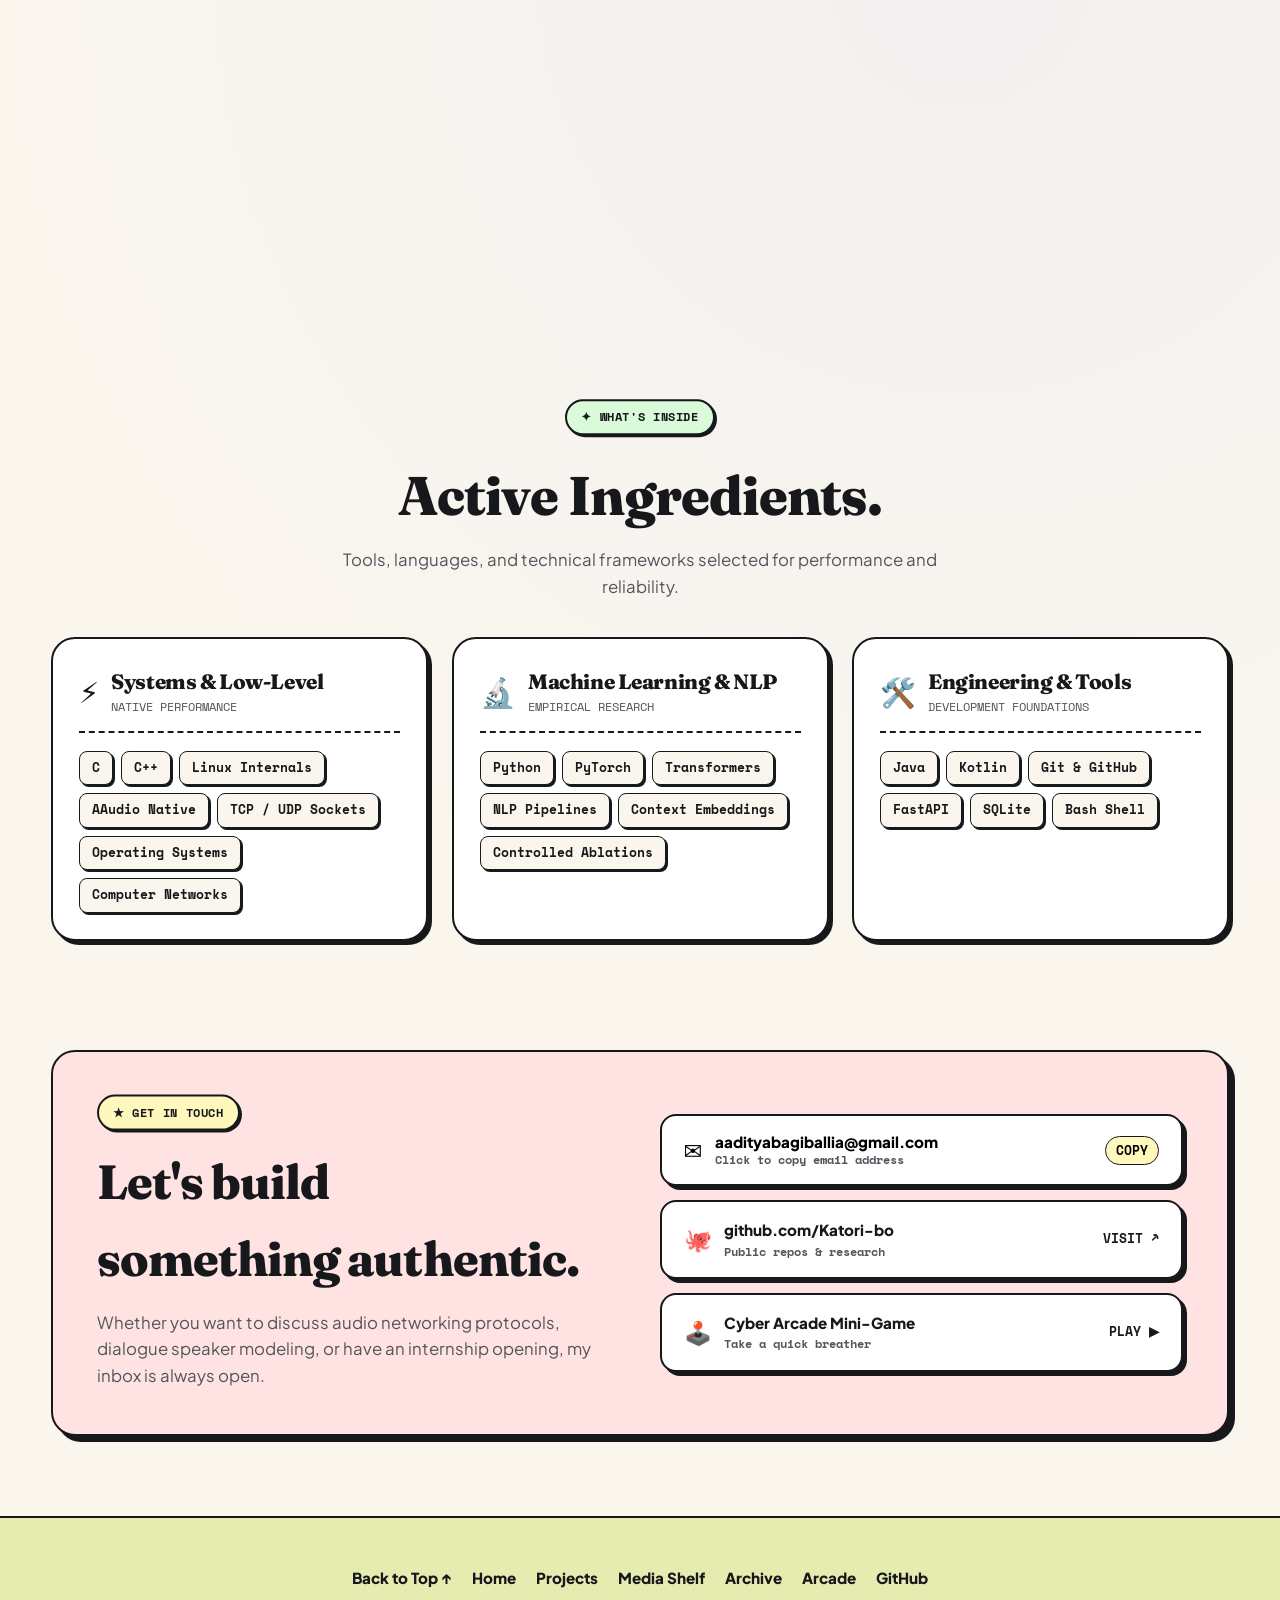
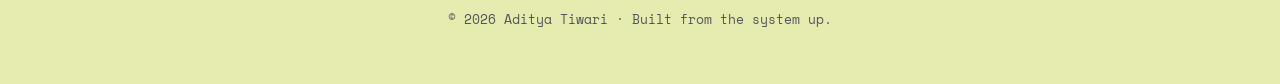
<file: projects.html>
<!DOCTYPE html>
<html lang="en">
<head>
  <meta charset="UTF-8">
  <meta name="viewport" content="width=device-width, initial-scale=1.0">
  <meta name="description" content="Mountain &amp; Jungle Road Expedition — Aditya Tiwari's interactive engineering journey through the Eastern Ghats.">
  <meta name="theme-color" content="#faf6ee">
  <title>Projects &amp; Expedition | Aditya Tiwari</title>
  <link rel="stylesheet" href="./styles.css">
  <script src="./script.js" defer></script>
</head>
<body class="theme-day">

  <!-- Header Navigation -->
  <header class="site-header">
    <div class="container header-inner">
      <a href="./index.html" class="header-logo" aria-label="Aditya Tiwari home">
        <span>Aditya</span>
        <span class="header-logo-flourish" aria-hidden="true">🌱</span>
      </a>

      <nav class="nav-links" id="primary-nav" aria-label="Primary navigation">
        <a href="./index.html">Home</a>
        <a href="./projects.html" class="is-active" style="font-weight: 700; text-decoration: underline;">Projects</a>
        <a href="./library.html?type=all">Media Shelf</a>
        <a href="./archive.html">Archive</a>
        <a href="./beyond.html">Beyond</a>
        <a href="#contact">Contact</a>
      </nav>

      <div class="header-tools">
        <!-- Direct Quick Spec for Fast Hiring Teams -->
        <button type="button" class="btn-tactile btn-lemon" id="quickSpecBtn" style="padding: 7px 14px; font-size: 0.82rem;" title="Instant Spec Sheet &amp; Direct Index">
          📋 Quick Spec
        </button>

        <!-- Playful Mini-Game Controller Button -->
        <a class="tool-icon-btn" href="./arcade.html" title="Play Cyber Arcade Mini-game" aria-label="Cyber Arcade">
          🎮
        </a>

        <!-- Interactive Sparkle Cursor Toggle -->
        <button type="button" class="tool-icon-btn" id="cursorToggleBtn" title="Toggle Sparkle Cursor Effect" aria-label="Toggle Sparkle Cursor">
          ✨
        </button>

        <a class="btn-tactile btn-peach" href="#contact" style="padding: 9px 18px; font-size: 0.88rem;">
          Get in Touch →
        </a>

        <button class="menu-toggle" type="button" aria-expanded="false" aria-controls="primary-nav" aria-label="Toggle Menu">
          ☰ MENU
        </button>
      </div>
    </div>
  </header>

  <!-- Expedition Intro Banner -->
  <div style="background: var(--ink); color: #f8fafc; padding: 12px 20px; font-family: var(--font-mono); font-size: 0.78rem; text-align: center; border-bottom: var(--border-pop); display: flex; justify-content: center; align-items: center; gap: 14px; flex-wrap: wrap;">
    <span style="color: var(--mint); font-weight: 700;">✦ EXPEDITION ACTIVE</span>
    <span>BHUBANESWAR TO THE EASTERN GHATS PASS</span>
    <span style="color: var(--peach);">★ SCROLL OR PRESS [D] / [→] TO DRIVE</span>
    <span style="color: #94a3b8;">[F] FOR HIGH BEAMS</span>
  </div>

  <main id="top">

    <!-- Mountain & Jungle Road Expedition Full Experience -->
    <section class="expedition-track" id="expeditionTrack" aria-label="Interactive Expedition Journey through the Eastern Ghats">
      <div class="expedition-stage" id="expeditionStage">
        <!-- Sky Celestial Elements -->
        <div class="exp-stars" aria-hidden="true"></div>
        <div class="exp-celestial" aria-hidden="true"></div>
        <div class="exp-moon" aria-hidden="true"></div>

        <!-- Parallax Background Mountain & Canopy Layers (Accudio Authentic Vectors Extended) -->
        <!-- Far Mountain Peaks (Alistair Shepherd Layer 1 & 2) -->
        <div class="exp-layer" id="layerMount1" aria-hidden="true">
          <svg class="exp-svg-fill" preserveAspectRatio="none" viewBox="0 0 4000 1000" xmlns="http://www.w3.org/2000/svg"><path d="M1830 81c23-15 55-16 83-21-32 8-63 15-91 32l-4 8c-22 8-47 9-69 18 33 2 65-15 98-14-132 29-265 60-397 86 38-32 94-25 130-60 30-5 57-21 88-20 20 6 37-5 56-6 7-22 34-31 54-22 17 8 34-4 52-1zm576 28c84-1 168-1 251 16 10 2 21 4 27 13-38 23-84 29-127 39l-1 5c10 2 20 3 29 7-45 1-90-2-134 7 25 8 54 8 79 17-64-1-129 0-192-11v-8c83-20 168-32 251-52-3-4-7-6-13-6-57-6-114-17-170-27zm-391 75c101-10 203-23 304-32v6c-50 9-101 15-150 28l-1 6c12 0 23-2 35-1-45 15-94 16-140 24-11-5-41 1-24-18l-1-9c-8 0-19 6-23-4zm36 15c23 18 55-6 82-4v-8c-27 1-55 5-82 12zm681-33c63-9 125 12 188 8-45 12-95 13-139 28 28 0 56-3 84-1-90 9-179 21-268 38-71 10-144 15-215 25-10 0-24 9-28-4 79-24 165-30 247-49 16-15 36-24 59-25 20-18 49-11 72-20zm198 60c18-1 37-6 55-4-40 13-90 12-125 30 17 5 34 2 51 3l-12 7c29 0 58-4 88-1-33 9-73 23-105 9-43 2-87-3-130 5-8-3-3-12 2-15-66 7-131 20-197 25v-9c123-23 249-33 373-50z" fill="var(--exp-mount-1)"></path></svg>
          <svg class="exp-svg-fill" preserveAspectRatio="none" viewBox="0 0 4000 1000" xmlns="http://www.w3.org/2000/svg"><path d="M1740 213c11 1 556 40 576 44 10 1 19 5 29 4 14-3 27-9 41-10 13-1 25 3 38 3 12-1 24 3 36 3 9 1 20 0 28 5 9 4 18 9 28 9 11 1 21-3 32-3 14 0 25 9 37 13 9 3 19 1 27-3 11-3 17-14 28-16 11-3 21 4 32 2l30-6c12-1 23-5 34-4l24 4h32c15 1 29 5 44 5 12 0 25-2 37 0l23 6c10 2 19 8 30 9 16 2 30 12 47 13 16 2 33 3 49-1 4-1 0 710 0 710H0h1146s-7-784 0-786c8-2 16-2 24 0 10 2 20 8 30 10l54 3c27 0 53-5 80-4l39 2c14 2 29 3 43-3 11-3 21-9 32-9 11-1 22 2 32 7 15 6 32 3 47-1 18-3 35-12 53-12 17-1 35 3 52 3 9 0 19 4 28 2 14-2 28-6 42-7 13-1 25 7 38 8z" fill="var(--exp-mount-1)"></path></svg>
        </div>

        <!-- Mid Mountain Ridges (Alistair Shepherd Layer 3) -->
        <div class="exp-layer" id="layerMount2" aria-hidden="true">
          <svg class="exp-svg-fill" preserveAspectRatio="none" viewBox="0 0 4000 1000" xmlns="http://www.w3.org/2000/svg"><path d="M1982 177c15-3 31 0 47 4s29 14 45 19l43 16c11 4 22 11 35 12 20 2 38-7 56-11 14-2 28-4 40 3 17 9 35 14 52 23 20 9 38 23 59 32 36 17 73 31 111 46 32 14 66 24 100 33 19 4 37 10 54 18 24 11 52 13 78 12 21-3 41-7 61-12 15-4 30-2 44-9 27-16 55-32 87-37 20-4 41-5 61-11 17-4 32-10 48-18 21-10 44-14 67-14 21 1 41 6 62 8 15 1 29-6 42-13 15-7 30-15 46-19 8-2 15 0 22 1 17 5 34 6 50 12 25 9 52 10 77 17 19 4 37 12 56 14 19 3 37 11 56 14 18 3 35 9 52 10 11 1 22 1 32 4 15 5 31 5 46 10 20 8 40 12 60 20 21 9 42 18 65 21 34 5 67-4 101-9 25-3 50-4 75-4 29 1 59 6 88 8v623H0V362c22-11 45-22 68-30 17-5 35-8 53-12 33-8 68-14 102-23l92-24c25-9 52-16 79-17l24-1c25-2 49 4 74 3 13-1 25-6 38-4 10 2 18 10 28 12 19 5 39 2 58-1l44-9c16-4 32-12 48-17 27-11 54-18 82-25 11-4 22-4 33-2 15 3 29 5 43 9 16 4 34 6 51 4 15-1 29-8 44-10 18-2 36 5 54 8 12 3 23-3 35-4 10-2 20 1 30 2 27 3 52-10 78-9 7-1 15 1 22 4 12 8 25 15 36 24 29 21 61 37 91 55 37 19 79 30 121 32 12 0 25 2 37 0 13-1 24-6 36-10l46-16 43-19c37-13 72-31 106-50 26-12 54-19 82-24 27-5 55 0 82 1 43 0 81-23 122-32z" fill="var(--exp-mount-2)"></path></svg>
        </div>

        <!-- Wooded Foothills (Alistair Shepherd Layer 6) -->
        <div class="exp-layer" id="layerFoothills" aria-hidden="true">
          <svg class="exp-svg-fill" preserveAspectRatio="none" viewBox="0 0 4000 1000" xmlns="http://www.w3.org/2000/svg"><path d="M651 500c3-5 8-9 14-11 7-2 15 0 23 0 32 2 64 9 96 2 11-2 20-9 30-11 16-3 33-2 50-4 15-2 29 7 44 2 14-6 29-6 44-6 8 0 16 3 24 4 8-1 16-4 24-4 13 0 25 3 38 2 35-2 71 0 106 2 19 1 38-5 56 1 15 5 31 2 46 2l35 2c10 2 21-2 31-2 19-1 38-5 57-8 7-1 13 2 20 4 7 3 14 3 22 5l20 8 18 2c13 1 25 8 39 7 17-1 34-2 51 0 14 2 27-5 41-6 12 0 23-6 34-8 14-3 26 5 40 4 20-1 39-10 56-21 11-6 24-4 36-4 25 2 49-3 74-3 14 1 26-7 40-8l20-5c12 0 25 5 36-2 7-5 16-8 26-7 7 1 13 6 19 10 11 5 23 6 35 7 10 1 19 6 29 7 11 2 22 0 33 2 8 1 15 5 23 6 9 2 18 1 28 3l20 5c21 3 42 0 63 3 10 0 19 5 28 6 9 2 19 2 28 2 11-1 20 5 30 5 17 0 34 6 51 8 12 2 25 0 37 0 31 7 62 0 92-5 10-2 20 1 30 2 21 2 41-5 62-4 23-2 47 2 69-5 26-7 52-13 79-16 19-4 38-3 56-9 18-4 36-9 54-9 10-1 18-6 28-7 8 0 16 1 23-3 10-5 22-4 33-4 10 0 20 0 30 3 8 3 16-2 24-3 18-3 36 0 54-1 8-3 17-4 26-6 16-6 32 3 48 1 15-1 29-5 44-4 12 1 19-10 30-13 9-1 17 2 26 1 13-2 26 5 39 3 8-1 14-6 22-9 6-1 13 2 19 3 15 4 31 1 46 5 14 3 29-2 43 2 9 3 17-4 25-6 11-4 22-11 34-11 20-1 40 2 60 4 14 0 26-7 38-10l54-5c11 0 20-7 31-8 14 1 27 10 41 11 13-3 26-8 40-6 5 1 7 7 13 9 5 2 11 2 16 6 11 8 23 15 34 24 5 5 10 9 16 12 6 0 12-2 19-1l24 6c19 6 34 22 54 23 8 1 16 4 23 8 16 9 34 13 48 24 16 6 32 14 43 27 6 7 16 7 24 10 8 5 13 12 20 17v443H651V500z" fill="var(--exp-foothills)"></path></svg>
        </div>

        <!-- Dense Pine Tree Forest Canopy (Alistair Shepherd Layer 8) -->
        <div class="exp-layer" id="layerJungleBack" aria-hidden="true">
          <svg class="exp-svg-fill" preserveAspectRatio="none" viewBox="0 0 4000 1000" xmlns="http://www.w3.org/2000/svg"><path d="M4000 1000H0V274l12-2-6 10c9-3 14-11 19-18 2 4 6 8 3 12-3 5-10 9-10 16l-9 3c4 2 9 8 14 6l6-12c5 3 10 4 15 1-1-4-3-9-7-12v-10c8-2 16 1 23 1l2-13c-2 3-3 6-6 7l-10-3c-2-8 5-14 12-14 3-5 6-12 13-11l-5-3c5-3 10-5 16-6l1 14 7 2-1 9h7l-7 9 8 7c-1 4-4 7-7 10l12 2-1 6c-8 5-16 8-25 9 9 3 18-2 28-4-1 4 0 10-5 13-6 7-15 10-23 12 7 0 15 1 22 4 6 1 12-2 17 0l-1 9 10-16 3 3-1-9c5 3 11 3 16 0-5-1-10-4-9-10l13-1-6-7c6-1 11-2 16-5l1 15 4-2v-6l12 1c4-4 5-8 8-12l-7-8c6-3 4-10 4-16l8 1-3-5 13-4c2 8 0 16-2 23l-4 3c5 6 10 13 19 13-4 2-7 5-11 6h-6l5 12c1 10 7 19 11 28 2 6 6 8 10 12l8-4c-2-11 3-21 8-30 9 2 13 11 20 16 1 7-7 5-11 4l10 9 5-7c2 6 0 11-2 16h8c2 5 6 9 11 12v5l-5 1 1 3h12v6c7 0 12-4 17-8-8-1-14-3-21-6l-1-5h17c-7-3-16-5-19-14 6 0 10 3 15 5h10l6 6 1-14c-6 2-12 3-19 3 0-4 1-7-1-11-4-5-11-9-13-16l14 7v-3l9 2-9-13 13-4-10-15 11 5c-3-5-3-11-3-17l18 5-7 8 15-1-2 10h-7l6 7 12-6-11 16 11-3c-4 5-11 7-17 10 1 5 8 6 12 9 4-3 8-5 13-6 0 4 1 9-2 13l-13 8c-4-1-7-2-11-1l10 7-15-5v1l1 3v1c10 5 20 1 29-3-2 6-5 12-10 15 7-2 13-6 21-3-5 5-11 6-17 5v5l9-3-8 11 14-4c-2 2-3 5-6 6-5 2-10 2-12 8l12-3 12 9-2-18 5-2 1 6 1-12 4 8 8-2c-5 4-9 9-7 15l6-4 1 5c3-2 5-6 8-4 8 2 14 8 22 8l12 3-13-15h4l-7-8 5-6-6-4v-4l11 6-4-12 14 6c-1-5-3-10-3-16l9-10 2 10 8-4c-5 4-9 9-8 16l8-5v4l9-1c-4 6-6 14-10 21l19-5c-4 5-9 9-11 16l14-7c-2 5-4 10-8 14l1 8-8 7 15 1c-6 6-14 12-16 21 5-1 11-2 14-7 4-4 9-6 14-7l5 6 5-4v9c0 5-2 12 5 14 4 4 9 2 12-1l-8-10c1-4 0-9 4-11l19 2 1-13-4 9-12-4c1-3 0-8 4-9 7-4 14-11 18-19 4 0 8-1 11-3 2 6 3 12 9 15l-1 8 6-2c-1 4-3 7-6 11 5 2 9 6 15 7l12 2c-9-6-12-16-17-24l4-5-7-4 9-5 3-6 11 7-2-16 8-11 3 9 6-3-8 13 15 5-1 15c10-2 19-9 26-17l-4-2-4-14 2-8 11 2-1 6 7-2c-1 6-3 12 2 17-5 5-4 12-3 19l17-1v6l9 3-10 3 12 6c-7 9-16 2-23-3l-2 11 13-2c-2 5-5 9-9 13 3 5 10 3 15 4l1-8c7-4 14-8 18-16 3-6 10-6 15-7 1 6 3 12 9 15l-1 7 6 1-7 9 8 6-3 10 10 2-8 11h9v8l-14 12c13 3 26 4 39 5l-7-11 11 5 5-4c-4-2-7-5-8-9l13-2-7-6 17-4c0 5 0 10-3 15l9-3-8 12c7 3 15 3 22 0l-9-11 8 3-2-14 17 4-8 6 11 1-3 9c1 3 2 7 1 10 0 4-3 9 0 13 6 7 15 10 19 17 6 9 6 19 8 28 4 8 14 10 21 11l39 11c4 0 7 2 9 3l-8-16 13 7c-4-8-9-17-9-26l13 1-5-8 13 2c-4-6-15-4-17-13l14 4c-6-6-11-12-15-19 7-2 13 3 20 4-5-3-9-8-11-15l20 6-2 7c3-6 8-10 13-14l-17 4c4-2 8-4 10-8l-12 1-1-4h-8c-3-5-5-11-4-17l14 8 12-9c-6-3-13-6-18-11l11 3-11-16 11 6 7-5c-5-2-10-6-9-12h16l-9-8c6-1 14 1 18-5 1 6 2 13-2 18l12-5-11 15 13 4-9 12 9 2c5-3 10-6 15-7-2 7-9 10-13 16l-4 11c-6 1-12-1-17-3v13c7-4 16-3 23-7 3-3 6-3 10-2-5 7-13 10-20 13h12c4 0 4 5 6 7l4-5 7-1v-8l11-1c-3-4-5-9-5-14l14 2v-5h-8v-5c6-5 11-12 19-17l7 12c5 7-1 19 9 23 3-3 9-6 10-11l9-18c4-7 5-16 8-24l-9 2-8-7 10-1 10-14-7 2c3-6 0-11-1-17l1-9 12 3-1 7 8-3-3 12 5 5-5 7 1 13 18-2-2 7 9 3 1 3h-6l-2 2 11 7-12 3c-3-3-6-6-10-7l-4 10 14-2c-2 5-6 9-9 13 3 5 11 4 16 5l-10 4 18 2-4 6 11-1v-7l15 1c1-7 2-13-3-19l4-4-2-9h6c1-6 6-7 11-8 2 7 1 13-2 19l3 3-7 1c4 7 10 12 18 14l-16 5c3 5 5 11 6 17 4 12 12 22 19 32 3 7 10 4 15 5 1-4 4-7 8-9l12 9 7-4-9-2-6-15c8 3 17 7 26 8l13-5v-4-1c-6 2-13 7-20 6 4-2 8-5 13-6l-1-1-1-3-1-1c-4 1-8 2-10 6l-5-5v-1l3-2 1-1-14-1-5-9 1-12 16 9c6-2 10-6 15-10l1-2c-9-3-17-6-23-13l15 4c-5-7-11-13-15-21l16 8 8-9-8-1c-4-3-3-8-4-13l20 2c-2-5-7-8-12-11 7-1 14-3 21-2l3-6c2 8 4 17-1 24l14-7c-3 10-13 15-14 25l4-3 13 2-11 17 12 2 16-9c2 5 6 8 11 10v4l6-1c0 6-1 12 4 16l-6 7 1 13 17-1v6l10 4v-9c-8-4-17-8-20-16l5-2 12 7c7 3 15 2 22 6l-10-12c1-6-4-9-7-12l6-2c-3-4-6-7-7-12l12 7-3-12c4 1 9 3 13 6-1-5-3-11-2-16l8-8 2 7 6-1c-3 3-6 8-6 13l14 1c-1 6-1 12-6 16l1 2-5 5c7-4 14-8 22-10-3 6-10 10-11 17l13-7-7 14 1 8-8 7 15 1c-6 6-13 12-16 20l25-5-6 9c8-2 13-10 18-16l3 10-11 16-8 3 10 10c5-4 7-10 10-16l8 4 6-4-8-10 2-10 8-1v11l3-9 10 1 1-13c-2 3-3 6-6 7l-10-3c0-5 1-9 6-10 6-3 10-9 14-14 2-6 9-6 13-8l3 12 7 3-3 8h7l-6 9 8 6-6 9 10 2c6 10 13 20 17 31 1 6 7 6 12 7l-8-13a576 576 0 0111 5v-2h1c-4-5-5-11-4-17l12 6c-5-7-13-12-14-21l1-1 2-1h1l16 11 7-2c-7-6-10-15-16-21-5-5-5-12-6-18 5 5 11 10 19 10l1-10c-8-4-16-8-20-16l1-1h3l1-1 12 7c7 3 15 2 22 6l-10-12c1-6-4-8-7-11l5-3c-2-4-5-7-6-12l12 7-3-12c4 1 9 3 13 6l-2-12c-2-6 4-9 7-12l3 7 6-1c-3 3-6 8-6 13l14 1c-1 6-1 12-6 16l1 2-5 5c7-4 14-8 22-10-3 6-10 10-11 17l13-7-7 14 1 8-8 7 15 1c-6 6-13 12-16 20l25-5-6 9c8-2 13-10 18-16l3 10-11 16-8 3 10 10c5-4 7-10 10-16l8 4 6-4-8-10c0-5 2-9 4-12l7 3-1 9 3-9 10 1 1-13c-2 3-3 6-6 7l-10-3c0-5 1-9 6-10 6-3 10-9 14-14 2-6 9-6 13-8l3 12 7 3-3 8h7l-6 9 7 6-4 11h10c-1 3-3 6-6 8-6 5-13 6-20 7 9 3 18-2 27-4-1 6-3 13-9 16-5 5-12 5-18 7l21 3 17 1-5 14h-7l4 9h13-9l6-14 12 5 9-6-16-9h8l-7-12 10 5 8-6h-8l-3-8h12l-5-7c6 0 11-2 16-5l-1 15 7-2-8 12 10 2-4 11 6 2v-1l2-1h1l-3-9 8-4-6-10 7 2-2-12 15 2-6 6 12 1c0 4-3 7-7 9l5 3 10-3-7 8 5 4-13 8 9 4 11-3 5 9 5-1c-4-6-6-12-8-18 12 0 23-2 35-4-11-1-25-8-24-21 8 2 17 7 25 2-10 1-20-4-25-12l10-1-4-11 7-5c-3-3-8-8-2-11l1-4c5-3 7-9 9-14h1l2 1h1c8 2 11 11 17 15 3 3 10 6 9 12l-9 5c-3-2-4-6-6-9l2 13h9l3 8-1-9h10c1 7-3 14-7 20 5 1 10 2 15 1 2 4 2 10 7 10 3-1 6-4 8-7l-6-2-9-17c-1-3 1-5 2-8 5 6 9 12 17 15l-6-9 23 5c0-9-9-13-14-19 5 0 10-2 15-1l-8-6 1-9c-4-4-6-8-8-12l13 6c-1-7-8-10-10-16 7 2 15 5 21 9-5-5-9-13-9-21l13-2c-1-5-3-9-7-13l6 2 4-8 1 9 2-3 4 2-2 16 10-3v9c5-2 9-6 11-11 7 3 13 7 19 12 5-8 16-8 19-16l-15-5c-5-2-10-7-14-12l17 6c-3-10-12-16-17-25 8 2 14 7 20 11l3-6c-1-5-4-9-7-13 1-4 1-7-1-11 8 3 16 3 25 2-3-6-10-9-16-13 6-1 14 2 18-3l9 3 2-10c4 5 3 12 4 18 0 5-4 9-6 13l19-10c-3 10-11 17-17 24l10 5h11c-4 8-10 15-15 22 6 0 11 0 16 3 6-6 13-10 21-12-1 3-1 8-4 11-7 5-14 10-19 17l1 14c-10 2-21 1-30-4v20l11-2-5-6 21 3 14-10 8 3-8 10c-7 3-15 4-21 10 9-1 19-2 27 2l-1 5c-8 3-16 5-24 10l-8-2c4 5 8 12 15 13h20c-9 5-21 3-29 11l22 8-17 1 1 7-7-7c1 5 4 9 7 11l-1 5c-5-3-12-6-18-3l7 6c8 6 18 2 26 5l5-9h10l-5-8 21-1-10-6c7-1 16-1 22-8l-10-4-7-10-11-4 1-4 11-6-9-2 1-5h10l-3-9 22 2 2-16-7-9 7-4-3-15 10 2-3-7 16-4-2 10h4c-3 6-7 14-2 21l-10-2 13 16 12 2-11 7h-10l7 15-3 4 10 13-5 1c7 4 10 13 13 20 5 4 10 8 11 14 7 2 13 4 20 4l-9-4c-2-8-4-16-2-24 0-8 7-14 11-22 9 6 16 15 24 22l-8 6-7-5c3 5 7 9 12 12l5-7c5 6 1 13-2 18l12 2 1 10h10v8l-7 5 14 1c2 1 3 4 4 6 8 2 14-3 18-9-9-2-20-2-25-11 6-3 14-2 21-2-8-4-17-6-22-14l4-4c6 5 12 9 20 8 5 0 8 6 13 4l1-15c-7 4-15 4-23 4v-12c-6-7-16-11-18-21l13 6c4 4 10 1 16 1l-11-15 16-5c-5-6-10-11-14-18l15 7c-6-7-5-16-2-24l2 7c7-1 13 0 20 1l-11 10h17c0 3 2 7-1 9-2 3-6 2-10 3l9 8 14-8c-3 7-9 12-12 20l12-4c-5 7-14 10-22 13l15 11 15-9 2 6 16-9c5-6 10-14 13-22-5 5-9 11-16 13-6 1-14 1-17-5l8-10-2-5c5-4 9-8 15-10 0-5 1-9 3-13 2-5 7-7 10-11a320 320 0 01-4-1l-1-2 11-12-4-6c3-5 9-11 7-18l-8 1-3 5 1-8-5 3-6-9 17 1-3-7c5-3 9-8 13-13l-11 2 5-5-6-6 3-3c-4-6-3-13-1-20 6 0 11 4 17 4l-4 5 2 4 9-4v13l-1 1-3 1-1 1 12 6-11 10c3 6 3 12 2 18 9 1 18-2 26-1-2 3-3 7-1 10l9-1 3 7h-10l-2 3 13 5 1 4-16 7-4 9c-2 3-6 4-10 5 5 10 17 6 25 11h-13v6c8-1 17-1 25 1l-7 7 14 3-1 7h-10c3 5 8 8 13 11l-10-4-8 5-7-6c0 6 3 10 6 14-6-2-8-8-10-14h-15c1 5 1 10 5 14 3 2 6 2 9 2l-3 7 6 1-1 5c9 2 18 7 28 5l5 15c-3 2-6-3-9-4l-3 3c-4-2-8-3-13-3l6 7c-6 1-13 0-19-2 5 4 10 9 13 16l4-1 6 6-1 6c5 5 9 13 18 13 21 4 42-2 63 2-8-6-18-4-26-9-5-4-5-9-4-14l13 6 11-9c-6-2-12-5-17-10l8 1-9-13 12 6 6-5-7-3-1-8h14l-8-7c6-1 12-2 18-5 0 6 0 12-3 17l11-5-10 14 12 3-8 12c8 2 15-2 22-5-3 7-9 11-13 16l-2 10-17-3 1 12 4-1 1-4 6 1c7 1 12-7 18-4-3 6-10 9-16 11l15 3c-4 2-7 6-10 10 6 1 12 0 18-1l-5-3v-6h8l1-8 8-2-3-11c3-4 8-1 12-1l-7-6c6-6 11-15 19-18l7 14c1 7 0 15 7 19 4-4 9-7 11-12 6-12 11-24 14-37-5-1-11-2-15-5 7-2 13-7 17-13-5-7-7-16-5-24 9 1 17 9 16 19l3 3c-5 5-4 12-3 19l16-1-1 6 9 1-4 7 7 6c-4 0-7 2-10 1l-12-6-2 11 12-2c-3 4-5 9-9 13l16 3c-3 1-7 1-9 5h17l-4 5 19 8v-7c-5-4-10-7-13-13 9 3 18 7 28 9-6-6-12-15-11-24l5-7 9 4c-1-4-3-8-2-12l5-6 3 5 4-1-6 9 12 1-2 12 9-1-7 10 9-2-7 19 7 1-10 15 12-2 4 4 12-10c0 9-6 16-13 21l7 6a394 394 0 016-8l1 1h1l8-4c-3-5-5-10-4-15l16 1-12-8c6-4 11-9 15-15 2-3 6-4 9-5l9 17v17l7 1c-4 6-11 9-18 11l19-4c-1 10-11 14-19 17l23 3c6 3 12 5 19 6l-8-6c1-3 0-6-2-9l8 3c1-3-1-6-2-9l8-1-3-6h9c3 5 4 10 1 15l6 2-3 8 12-3-6 9c18 4 36 8 55 8 7-2 6-9 5-14-4 0-6 4-9 6l-2-6-9 10-7-6c-7 1-14-1-21-3 3-5 7-9 13-12 7-3 11-10 17-17 3-4 10-5 14-9 4-6 8-12 11-20-6 6-11 13-19 13-4 0-8 1-11-2-2-5 3-9 5-13l-2-5 15-10 3-12c2-5 7-8 11-11l-6-1 10-13-2-7c3-6 7-10 7-16l-8-1-4 5 1-5c-4-2-12-2-10-8 5-1 11 0 16 1l-3-7c5-3 9-8 13-12l-11 2 5-6-6-5 4-2-6-8 3-5v-8c5 0 10 2 13 5l4-1-3 8 11-2-2 17 7 3-9 10c2 6 2 12 2 18 8 1 17-1 25-2-1 3-5 7-1 10 3 1 11-1 11 5l-12 3c4 3 8 6 14 6v6c-6 0-15 5-18-2-3-3-7-4-11-5l-4 14 19-3c-1 8-8 13-14 17l11 6v9l15-2-14-6 18-4c6 5 14 9 23 6-4-3-9-4-14-5 1-7-3-12-6-19 9 5 18 8 27 10 9 3 16-4 24-5l-2-6c-8 3-15 9-25 8l2-4c5-1 11-2 15-5-2-2-4-6-7-5-5 0-8 4-10 6l-6-5 5-6-16 1-7-10c-3-5 0-12 0-17 8 2 15 6 21 11 4-1 5-6 10-7 3-2 11-4 9-9l-14-4c-6-3-10-8-14-13l17 6c-3-10-14-16-17-26l20 11c1-2 4-4 3-7-1-4-4-7-6-11l-1-12c7 3 15 3 24 2-2-7-10-9-16-13l16-1 2-4 9 5 4-11 3 18c1 5-4 9-6 13l19-8-7 13-11 10c7 5 14 7 23 6-5 8-11 15-15 23 5-1 11-3 15-6l-3 9c9-4 16-11 26-13-1 4-2 9-6 12l-20 17c2 4 5 10 1 14-10 3-21 2-29-5l-1 16c0 2-1 5 2 5 3 3 7-1 10-2l-5-5c8 1 15 3 22 2l16-10 6 4-4 6c-6 8-18 6-25 14 9-1 19-2 27 2l-1 6c-7 2-13 7-21 5l-1 4-11-1c5 5 9 12 16 13h21c-11 5-23 4-32 11l24 8-17 2 1 5-6 2 7 4-2 5c-6-3-12-5-19-4 3 3 5 6 8 7 7 6 17 2 26 5v-7l7-1-1-10 6-5-6-7 5-2 7-20c5 2 10 2 13 6 4 7 11 11 17 16 2 6-5 10-9 13h16c0 7-3 13-6 20h14c1 5 4 10 8 12 2-3 10-6 5-9-7-6-14-15-12-24l16 13-3-8 21 5c0-9-9-13-14-19l12-1c-6-7-6-17-11-25l12 4c-3-5-6-10-11-14l14 2-4-16c5-1 11-1 15 4-1-6-2-11-6-16l4 1 4-6c3 3 6 5 7 8l-2 14 10-5 8 7-3 14c-2 7-7 12-11 17 5 0 11 0 16-2 5-3 11-6 18-7-3 8-11 11-17 15l-1 8c7 0 13-3 18-5-2 11-10 21-18 30l2 6c7-4 13-9 21-12 1 11-12 13-16 22l13-5 2 7c-5 5-10 10-11 18 24-2 48-1 71-5-4-2-11-5-7-12 7 0 15-3 22-6-2-4-5-7-10-9 2-2 3-5 6-6h17c-7-7-19-6-28-7l3-5c-10-1-17-8-25-12l3-5c6 1 11-1 14-6 7 4 16 8 23 3v-7l-5-2-7 5-3-21c6-1 11-4 17-7l1 9 5-4h6c-3-5-7-11-6-18 1-4 5-7 8-10 3 2 5 5 9 6 7-1 14-5 16-12l-6 3-2-11-9 1v-5l6-3-5-8 6-7c10 5 21 5 32 6-1-3-2-7-5-8l-18-6-2-13c6-1 9-4 11-9l9 2v-7c8-6 12-14 16-22l6 5 7-8h7c1 6-1 12 1 18s10 4 14 5l-4 16 8-6 1 9c-2 4-7 6-11 9l16 10c-3 6-7 13-12 17l20 2-4 12-6 1 3-11c-4 4-5 10-8 14-8 6-18 7-27 6 9 9 23 1 33-1 6-2 12-3 13-9l16 1c0-4 1-9-1-13-2-6 0-13 0-20h5c1-5 6-7 11-7 1 8 1 17-5 23l8 10 9 2c-4 5-10 5-15 6 3 8 4 17 8 25 5 8 8 18 17 22 10 3 20 0 30 2 1-6-1-11-4-15h7l4-11-6 1-7-11 2-12 15 9c5-6 11-9 18-11-9-3-18-6-24-14l14 4-14-20 16 8 9-10-7 3c-4-4-6-10-6-16 7 1 14 3 21 0l-13-10 21-2 3-5c2 8 4 17-2 24 5-2 9-5 14-6-2 7-8 13-13 18 5 3 11 5 17 5l-11 18 12-5-1 7 12-12c11 2 21-5 32-6l-3-6 7-1-4-7 12-3c4-5 6-12 4-18-5 2-11 3-16 1l-4 7-1-8-7 9-10-6-11 4 13-8 1-4-9 1c-4-1-3-7-4-10l17-2c-3-3-7-6-7-10 9-2 19-2 27 1l1-8-15 1c6-6 15-4 22-7l7-7c-5 0-10-3-15-5l4-6c-7-6-16-10-24-13l1-5c4-1 10 0 13-4 2-2 0-5 0-7l-10 4 1-9c5 1 11 2 14-4l-5-9c10 2 20 5 30 3-1-7 0-14 2-21l-11-11 12-7-5-2c1-5 2-11 0-16l10 4 3-4-5-7 6 2c3-5 9-7 15-6l-1 10 4 3c-3 4-5 9-5 14l-4 7 8 5-15-2c4 6 10 10 15 15l-1 6 18 2c-3 2-5 6-7 9l-10-8 5 9c-5-2-12-3-14 3 2 6 7 10 9 16 0 3-3 4-4 7 5 6 12 10 13 18h-6l9 7c4 6 5 13 6 19l19 13-5 3 9 12-2 6c-6 1-11 3-17 1-8-2-13-10-18-16 2 10 8 17 13 25 4 6 13 4 17 11 6 7 11 16 20 20 7 3 12 9 16 15l12-3-1-5-10-7 1-6c8 5 16 9 25 7v-1l1-3 1-1-12-9-7 5c-8-6-17-12-19-22 11 0 20 13 32 8-4-7-11-11-18-15l-2-12c-7-1-12-5-15-11 6-1 11-3 16-6 8 8 19 15 31 11l-4-5-15-2 3-12c-6-3-11-8-9-15l13 7c7 4 14 3 20 6 5 2 12 5 16 1 6-4 12-6 18-6v-9l-8 1c-5 3-8 7-13 9h-14l1-5c7 0 15-2 21-5-1-3-2-6-5-8l-12 1-5 9c-2-3-5-6-9-8l-1-11c-4 2-8 4-13 4-5-6-9-13-12-20l3-20c4 3 9 6 14 7 7 2 9 12 18 11l1-8c9-3 20-5 22-15l-21-6c-7-4-14-9-19-16 9 1 16 6 25 7l-7-11c-5-9-17-14-18-25 11 3 18 12 27 16 3-4 5-9 6-13l5 4c2-3 2-7 1-11l-8 5-12-13 6-5-6-9c12 4 23 5 35 3-1-11-15-11-20-18h22l1-8c4 4 9 6 14 8l2-15c8 9 4 22 8 32-4 3-11 7-9 13 8-6 17-11 27-14l-11 21c-8 1-11 8-15 13l10 2 4 6c5-2 11-2 16-2-3 12-16 20-19 32 8 0 15-4 22-7-3 3-6 7-6 12 5-1 9-5 12-8 7-5 15-8 23-11l-3 11h9l6 7 6-3-6 7 4 4 11-4c-2 6-1 12 0 18l-5 1c3 4 8 6 12 8-4 4-9 8-11 13 1 7 3 14 2 21 10 1 20 0 29-3l2 4-6 8c5 3 11 3 16 2a390 390 0 00-2 4h4l-2 6-11-6 1 8h5v5l9-1 2 8-20 4 2 3-1 1-5 5 1 5-13 8c7 11 22 4 30 13l-16-1v8c10-1 22-4 31 2-4 2-7 5-9 8l18 2-2 9-6 3-6-4 5 10-12 7-9-11c1 4 0 8 2 12l8 6-9-1-4-14-18-1-3 8 8-1c2 5 3 10 9 12 11 5 24 6 37 8 5-5 10-11 13-18l-8-7c2-13 20-16 19-29l-12-4c1-9 12-11 17-18 7-8 8-20 9-31 5-11 16-18 24-27v511z" fill="var(--exp-jungle-back)"></path></svg>
        </div>

        <!-- Foreground Roadside Pines (Alistair Shepherd Layer 10) -->
        <div class="exp-layer" id="layerJungleFront" aria-hidden="true">
          <svg class="exp-svg-fill" preserveAspectRatio="none" viewBox="0 0 4000 1000" xmlns="http://www.w3.org/2000/svg"><path d="M190 55l11 1c3 1 4 5 4 8-1 9 2 19-1 28l5-8c3 1 5 4 7 7l12-2c-3 8-11 16-6 25l9-9c2 5 5 12 1 17-4 6-11 8-17 11h8c2 4 3 7 6 10l12 3-12 25-10 1 15 4-1 8c3-8 12-10 19-7l-4 17-8 4-2-10 7 3-4-11c-4 7-8 14-8 23-10 2-19 5-28 11l-2-4-14-1c6 8 16 7 25 9l12-8 7 4 9-15v12c4-5 10-8 16-9l-3 9c-2 5-7 7-11 10h14l-3 9c-4 1-9 1-13 4l-21 20c-4 4-10 2-15 2-6 0-12 3-18 5l2 2 12-1c4 0 7 5 10 7l3-6 7-3 22 18 1-5c6-1 13-3 18-7l4 5 7-5 3 7h8c-2 5-5 9-8 12-6 5-3 14-4 21l-7 4-10-4-3 5 11 2-8 12c6 0 12 3 17 1 4-1 3-4 4-7 0-5 3-9 5-13 14 4 28 3 41 3-4 6-7 12-13 16-4 1-9 0-14-1l5 9-13 5 4-12c-5 5-12 6-19 5l6 9-2 2-15-8c-12-1-23 2-34 3-8 1-16 4-23 6-5 2-11 3-14 8-2 8 0 16 0 24l8-1-6-1c-1-5 6-4 10-4 7 2 14-1 21-3l-4 7c3 2 6 5 10 4 5-1 11-3 17-1l4-2h17l4 8 10-2 2 6-16-1 3 9c-8 4-13 12-21 17v3l-6 4c7 5 15 7 23 8-3 7-12 6-19 6l4 8-4 4c-3-4-7-8-13-9l2 11c-12-5-18-18-29-24l-11 4 3 4c6 1 10 5 14 8h-20c0 18-1 36 1 54l2 40 46 11c16 7 35 7 52 10 13 4 26 9 34 20 5 6 7 15 15 17 16 6 33 12 47 23 11 7 16 20 26 29 5 4 10 9 17 11 8 2 17 5 23 12 8 9 8 23 15 33 8 2 17 3 25 7 8 5 12 13 20 18l16 14c9 13 20 25 35 31 16 7 34 5 51 8 6 1 10-3 15-6 16-11 33-22 51-28l47-16c6-2 12-5 18-5h17c13-4 24-12 36-16 6-1 11-4 16-7 13 0 25-2 37-6 15-3 28 4 41 9 10 1 21 0 31 3 16 5 32-4 48-4 8 0 16 2 24 5 8 2 17-2 26-2 20-1 38 6 56 13 37 1 71 15 106 22 10 2 20-2 31-3 24-2 47 4 70 10 20 6 40 13 61 11 14-1 28 0 42 2 20 4 38 18 54 30 11 9 23 16 35 23 7 5 17 6 25 9 8 4 16 9 23 15 12 8 25 14 37 21 8 4 16 9 24 10 16 1 32-3 48-5 17-2 33 7 48 13 8 3 16 2 24 1 19-1 38 0 57 2 13 1 24 5 36 8 13 4 26 1 39 3 11 1 21 5 32 5 10-2 19-5 29-6 9-1 17-7 27-8l16 2h32c9 0 15-7 24-7 13-2 24 5 36 8 16 4 32 3 48 6 27 3 51 16 76 22 35 8 67 21 100 34l29 11c9 3 19 2 29 3 12 2 24-4 36-3 21 1 39 13 59 18 22 6 46 7 69 4 19-2 39-3 59-2 18 2 36-3 55-2 18 1 36-2 54-1 17 0 35-3 52-2 26 1 52-8 78-7 25 0 50 3 75 4 46 3 92 8 139 8 27-1 49-18 74-25 13-4 27-4 41-3 23 2 47 2 71 0 9-1 17-4 25-7 18-8 37-12 54-18 13-5 25-8 38-11 9-2 15-11 22-16 20-15 41-30 65-36 11-3 20-12 30-15 8-2 16-4 23-9 13-9 27-17 43-21 8-3 16 2 24 3 5 0 10-1 14-3l-4-9 13 3c1 3-1 9 3 10 5 3 11 3 17 4v-5c-5 0-9-2-14-3 10-12 13-28 24-39 9-4 23 1 29-9 4-10 3-24 12-32 5-6 15-8 16-16l5-18c-1-6-6-9-9-14 1-6 5-12 5-18l-1-15c8 2 14 5 21 9 9 4 19 0 27-6-6-7-14-11-21-16l7-11c5 4 10 9 17 12 6 2 12 2 18 0 2-3 4-7 1-9-3-4-8-3-13-4l-2-9c-4 2-7 7-11 8-5 1-7-6-11-8l-6 2-1-8-11-10c-2-4-2-9-2-13 17 1 29 19 48 18-1-5-3-10-7-14-5-6-14-7-20-12-3-6-1-13-3-19-4-5-10-1-15 0 0-8-5-15-9-21h11l14-7c6 0 9 5 13 8 9 9 24 11 36 9l-4-7c-9-1-18-2-26-5l6-18-11-6c-4-5-6-12-3-18 10 4 18 11 28 15 8 3 17 2 24-3 2-5-4-7-6-10l4-9-19-3 5-6-2-12c-5 1-10 4-14 8l-6-3c-8-9-13-21-21-30 7-10 0-24 8-34 5 3 9 7 12 12h14c6 4 8 11 13 16l10 1c2-5 0-14 8-15 12-1 25-7 30-19-7-2-14-5-20-9l-11 2c-11-10-25-17-34-29 4-1 8-2 12 0 9 4 17 9 27 10l-11-13v-10c-11-6-21-16-27-27l2-8c6 2 13 5 17 10 6 8 17 8 24 15 5-5 10-12 6-19-6-8-11-17-19-23l-1-4 12-5-8-8-1-8c7 2 15 6 23 7h30c1-13-14-21-25-18l-7-9 6-6c10 2 20 4 30 3 0-11-2-22-1-32 5 6 4 15 7 23 5 5 12 6 18 8l2-23 8 7c2 9 3 18 1 27 4 6 6 12 5 18l-13 12v7l21-14 20-8c-3 8-6 16-12 22-3 4-2 10-3 15h-15c-2 7-5 13-9 20 5 1 11 0 17-2 1 4-1 11 5 12l22-5c0 3 2 6 1 10-3 9-13 14-16 23-3 8-11 12-14 20 5 0 9 1 14-1 8-3 15-11 25-8-5 3-10 5-12 10 0 5 5 6 9 7l4-9c6-2 11-6 15-11 4-1 10-2 13-5 7-4 15-7 24-7-10 8-15 19-18 31-11 0-18 11-27 16l5 9c-9 1-21 1-24 11 0 7 5 11 10 14-3 6-6 12-5 18l-14 1 4 10c-7-3-13-10-19-14-6-2-7 6-9 9l-20-13c-3-2-6-5-9-4l-3 20c-1 4 3 7 6 11l-7 8c1 4 4 5 8 6 7 4 14-3 20-6l-13-11c11 1 23 2 35 5 6 2 14 1 20-1 3-3 4-7 8-9l17-11c6-3 13-2 20-2l-8-9 2-5c13 7 28 6 43 5-1-8-8-14-16-15-5 0-9-4-12-7 3-1 5-5 9-4l22 2c-1-9-3-18 0-27 2 6 2 13 5 19 3 4 9 5 14 7l2-20 7 7 2 22c0 5 3 10 2 15-4 5-13 8-10 16 10-9 22-14 35-19-5 11-13 20-15 32l-10-1-9 16h13c2 3 1 8 5 8l18-2c4 2 2 8-1 11-5 6-11 12-13 20-4 3-12 8-6 12 10 0 18-8 28-10v3c-4 3-8 5-11 9l11 4v20l-8 8c-1 6 4 10 8 13v1c-3 4-5 9-5 13l-11 1 3 9c-6-5-12-10-18-13l-4 9c-8-6-16-12-25-16 0 9-4 20 3 27l-7 7 12 6 13-7-12-8c10 0 20 2 30 4 5 1 10 1 14-1 4 0 5-5 7-8v20l-10 6 1 5 9 3v29l-14-9 2 12-8 1c0 4-2 9 0 12 6 5 13 6 20 10v9l-10-3c-2 4-7 8-4 12l14 10v5l-14 3 5 10h-12v5l13 1-6 15c-6-3-10-7-14-11l-17 3c6 9 18 12 27 18l8-6 10 5v210H0V502l32 11c16-3 34-9 50-3 18 9 39 8 58 7 15 0 29 7 43 11l-2-58-7-1 8-4c-17-8-36-7-54-6l3 7-17 3c-5 1-11-3-16-4-6 3-10 8-15 11-6 2-13-1-20-1v-6l-12 5c-7-4-16-6-25-5 0-7 2-13 4-19l-8-8 2-6c7 2 14 5 20 10a482 482 0 0110-6c-5-3-9-7-13-12l13 5 13-4c-7-2-16 0-21-5-8-6-5-17-5-25-4 0-9 0-13-2l-8-11 4-4 8 1-14-6c1-4 2-8 5-12l14-1 13-7 6 5-5-15-11-2c3-4 4-11 10-12 5-1 10 2 14 3h15l-25 13 11 13 10-5-1-2 7-5-1-11 18 8 8-8-3-5-4 4c-23-4-44-16-67-14l9-9-16-2c-7 0-10-8-16-11l-9-1v-8l4-7 10 7 11-15c8 11 23 10 35 8v-12l-10-3-8 10c-1-8-5-17-2-25l-6-8 15-7 4 5c1-5 4-9 7-12 5 6 12 8 19 10-5-10-9-22-7-33l14-11 2 8 17 3c4-4 8-8 13-9-2-3-6-5-7-9-3-6 0-12 1-17-3 2-6 6-10 7-6 1-7-6-9-10h15l-13-18h7l5-9c6 2 12 5 17 9l8-5 8 6 10-13h-19l3-6-14-2-2-17c1-4 4-6 6-9l-1 17 11-27 17 7c0-5-2-10-4-15l8 2c2-7 5-14 11-19 1-5 4-11 8-15 4 2 4 6 5 9 5-4 9-8 11-13zm3 10c-3 1 0 6 2 4 3-2 0-6-2-4z" fill="var(--exp-jungle-front)"></path></svg>
        </div>

        <!-- Horizontal World (Extended Road & Interactive Waypoint Milestones) -->
        <div class="expedition-world" id="expeditionWorld">
          <!-- Winding Road SVG Extended to 7200px (Never Ends Prematurely) -->
          <svg class="exp-road-svg" viewBox="0 0 7200 220" preserveAspectRatio="none" aria-hidden="true">
            <defs>
              <linearGradient id="roadGrad" x1="0%" y1="0%" x2="0%" y2="100%">
                <stop offset="0%" stop-color="#1e293b" />
                <stop offset="100%" stop-color="var(--exp-road)" />
              </linearGradient>
            </defs>
            <path fill="url(#roadGrad)" d="M0,35 Q600,15 1200,40 T2400,25 T3600,45 T4800,30 T6000,45 T7200,30 L7200,220 L0,220 Z" />
            <path fill="#334155" opacity="0.4" d="M0,30 Q600,10 1200,35 T2400,20 T3600,40 T4800,25 T6000,40 T7200,25 L7200,48 L0,48 Z" />
            <path stroke="var(--exp-road-mark)" stroke-width="5" stroke-dasharray="35,25" fill="none" d="M0,120 Q600,100 1200,125 T2400,110 T3600,130 T4800,115 T6000,130 T7200,115" />
          </svg>

          <!-- Checkpoint 0: Mile 0.0 (Eastern Ghats Trailhead / Aditya Intro) -->
          <div class="expedition-waypoint is-active-checkpoint" style="left: 180px;" id="waypoint-0">
            <div class="waypoint-totem">
              <span class="waypoint-mile-badge">MILE 0.0 · TRAILHEAD PASS</span>
              <svg width="60" height="70" viewBox="0 0 60 70" fill="none" aria-hidden="true">
                <polygon points="30,8 54,62 6,62" fill="#0284c7" stroke="#f8fafc" stroke-width="2"/>
                <polygon points="30,8 44,62 16,62" fill="#0369a1"/>
                <line x1="30" y1="8" x2="30" y2="62" stroke="#fde047" stroke-width="2"/>
                <circle cx="30" cy="8" r="4" fill="#fde047"/>
              </svg>
            </div>
            <div class="waypoint-card">
              <div style="display: flex; justify-content: space-between; align-items: center; margin-bottom: 8px;">
                <span class="sticker sticker-lemon" style="padding: 2px 8px; font-size: 0.72rem;">★ ADITYA TIWARI</span>
                <span style="font-size: 1.2rem;">🏔️</span>
              </div>
              <h3 style="font-size: 1.25rem; margin-bottom: 6px;">Bhubaneswar Trailhead</h3>
              <p style="font-size: 0.88rem; color: var(--ink-muted); margin-bottom: 12px; line-height: 1.45;">
                Systems builder, native audio programmer, and empirical ML researcher at SOA ITER. Drive forward to explore core research &amp; builds.
              </p>
              <div style="display: flex; gap: 6px; flex-wrap: wrap; margin-bottom: 14px;">
                <span class="flavor-tag-pill" style="font-size: 0.7rem; padding: 2px 6px;">C++20</span>
                <span class="flavor-tag-pill" style="font-size: 0.7rem; padding: 2px 6px;">POSIX Systems</span>
                <span class="flavor-tag-pill" style="font-size: 0.7rem; padding: 2px 6px;">PyTorch NLP</span>
              </div>
              <button type="button" class="btn-tactile btn-mint" onclick="window.driveForward()" style="display: block; width: 100%; text-align: center; padding: 6px 12px; font-size: 0.8rem;">
                Drive Forward [D] →
              </button>
            </div>
          </div>

          <!-- Checkpoint 1: Mile 1.0 (AudioMesh Radio Relay Station) -->
          <div class="expedition-waypoint" style="left: 1050px;" id="waypoint-1">
            <div class="waypoint-totem">
              <span class="waypoint-mile-badge">MILE 1.0 · RADIO RELAY</span>
              <svg width="60" height="90" viewBox="0 0 60 90" fill="none" aria-hidden="true">
                <line x1="30" y1="5" x2="10" y2="85" stroke="#f8fafc" stroke-width="3"/>
                <line x1="30" y1="5" x2="50" y2="85" stroke="#f8fafc" stroke-width="3"/>
                <line x1="18" y1="35" x2="42" y2="35" stroke="#f8fafc" stroke-width="2"/>
                <line x1="13" y1="60" x2="47" y2="60" stroke="#f8fafc" stroke-width="2"/>
                <line x1="18" y1="35" x2="47" y2="60" stroke="#f8fafc" stroke-width="1.5" stroke-dasharray="3,3"/>
                <line x1="42" y1="35" x2="13" y2="60" stroke="#f8fafc" stroke-width="1.5" stroke-dasharray="3,3"/>
                <circle cx="30" cy="5" r="4" fill="#ef4444"/>
                <circle cx="30" cy="5" r="8" stroke="#ef4444" stroke-width="1.5" opacity="0.6">
                  <animate attributeName="r" values="4;14" dur="1.5s" repeatCount="indefinite"/>
                  <animate attributeName="opacity" values="0.8;0" dur="1.5s" repeatCount="indefinite"/>
                </circle>
              </svg>
            </div>
            <div class="waypoint-card">
              <div style="display: flex; justify-content: space-between; align-items: center; margin-bottom: 8px;">
                <span class="sticker sticker-mint" style="padding: 2px 8px; font-size: 0.72rem;">LOW-LATENCY AUDIO</span>
                <span style="font-size: 1.2rem;">📡</span>
              </div>
              <h3 style="font-size: 1.25rem; margin-bottom: 6px;">AudioMesh Relay</h3>
              <p style="font-size: 0.88rem; color: var(--ink-muted); margin-bottom: 12px; line-height: 1.45;">
                Multi-device synchronized sound with C++ AAudio native rendering &amp; UDP sub-millisecond clock drift compensation.
              </p>
              <div style="display: flex; gap: 6px; flex-wrap: wrap; margin-bottom: 14px;">
                <span class="flavor-tag-pill" style="font-size: 0.7rem; padding: 2px 6px;">C++ AAudio</span>
                <span class="flavor-tag-pill" style="font-size: 0.7rem; padding: 2px 6px;">UDP Sockets</span>
                <span class="flavor-tag-pill" style="font-size: 0.7rem; padding: 2px 6px;">&lt; 3.8ms Sync</span>
              </div>
              <a class="btn-tactile btn-lemon" href="https://github.com/Katori-bo/AudioMesh" target="_blank" rel="noopener noreferrer" style="display: block; text-align: center; padding: 6px 12px; font-size: 0.8rem;">
                Inspect AudioMesh Repo ↗
              </a>
            </div>
          </div>

          <!-- Checkpoint 2: Mile 2.0 (Speaker Attribution Research Lab) -->
          <div class="expedition-waypoint" style="left: 1900px;" id="waypoint-2">
            <div class="waypoint-totem">
              <span class="waypoint-mile-badge">MILE 2.0 · NLP FIELD LAB</span>
              <svg width="70" height="70" viewBox="0 0 70 70" fill="none" aria-hidden="true">
                <polygon points="35,10 65,65 5,65" fill="#3b82f6" opacity="0.85" stroke="#f8fafc" stroke-width="2"/>
                <polygon points="35,10 45,65 25,65" fill="#1d4ed8"/>
                <line x1="35" y1="10" x2="35" y2="65" stroke="#fde047" stroke-width="2"/>
                <circle cx="35" cy="42" r="3" fill="#fde047"/>
              </svg>
            </div>
            <div class="waypoint-card">
              <div style="display: flex; justify-content: space-between; align-items: center; margin-bottom: 8px;">
                <span class="sticker sticker-lavender" style="padding: 2px 8px; font-size: 0.72rem;">EMPIRICAL RESEARCH</span>
                <span style="font-size: 1.2rem;">🔬</span>
              </div>
              <h3 style="font-size: 1.25rem; margin-bottom: 6px;">Speaker Attribution</h3>
              <p style="font-size: 0.88rem; color: var(--ink-muted); margin-bottom: 12px; line-height: 1.45;">
                Empirical dialogue speaker identification in literature. Rigorous PyTorch experiments with contextual representations and entity tracking.
              </p>
              <div style="display: flex; gap: 6px; flex-wrap: wrap; margin-bottom: 14px;">
                <span class="flavor-tag-pill" style="font-size: 0.7rem; padding: 2px 6px;">PyTorch</span>
                <span class="flavor-tag-pill" style="font-size: 0.7rem; padding: 2px 6px;">Transformers</span>
                <span class="flavor-tag-pill" style="font-size: 0.7rem; padding: 2px 6px;">Ablation Studies</span>
              </div>
              <a class="btn-tactile btn-lavender" href="https://github.com/Katori-bo/speaker-attribution-research" target="_blank" rel="noopener noreferrer" style="display: block; text-align: center; padding: 6px 12px; font-size: 0.8rem;">
                Read Research &amp; Code ↗
              </a>
            </div>
          </div>

          <!-- Checkpoint 3: Mile 3.0 (Forest Library Cabin Shelf) -->
          <div class="expedition-waypoint" style="left: 2750px;" id="waypoint-3">
            <div class="waypoint-totem">
              <span class="waypoint-mile-badge">MILE 3.0 · FOREST CABIN SHELF</span>
              <svg width="70" height="70" viewBox="0 0 70 70" fill="none" aria-hidden="true">
                <polygon points="35,12 66,35 4,35" fill="#b45309" stroke="#f8fafc" stroke-width="2"/>
                <rect x="12" y="35" width="46" height="30" fill="#78350f" stroke="#f8fafc" stroke-width="2"/>
                <rect x="28" y="44" width="14" height="21" fill="#fde047" stroke="#1e293b" stroke-width="1.5"/>
                <rect x="16" y="40" width="8" height="10" fill="#fef08a"/>
                <rect x="46" y="40" width="8" height="10" fill="#fef08a"/>
                <line x1="52" y1="20" x2="52" y2="12" stroke="#f8fafc" stroke-width="3"/>
              </svg>
            </div>
            <div class="waypoint-card">
              <div style="display: flex; justify-content: space-between; align-items: center; margin-bottom: 8px;">
                <span class="sticker sticker-peach" style="padding: 2px 8px; font-size: 0.72rem;">50+ MANGA &amp; ANIME</span>
                <span style="font-size: 1.2rem;">📚</span>
              </div>
              <h3 style="font-size: 1.25rem; margin-bottom: 6px;">Beyond the Code</h3>
              <p style="font-size: 0.88rem; color: var(--ink-muted); margin-bottom: 12px; line-height: 1.45;">
                50+ curated volumes of Shonen epics, vertical manhwa, and philosophy books with Reddit consensus thoughts and masonry previews.
              </p>
              <div style="display: flex; gap: 6px; flex-wrap: wrap; margin-bottom: 14px;">
                <span class="flavor-tag-pill" style="font-size: 0.7rem; padding: 2px 6px;">50+ Titles</span>
                <span class="flavor-tag-pill" style="font-size: 0.7rem; padding: 2px 6px;">Community Reviews</span>
                <span class="flavor-tag-pill" style="font-size: 0.7rem; padding: 2px 6px;">Interactive Covers</span>
              </div>
              <a class="btn-tactile btn-peach" href="./library.html?type=all" style="display: block; text-align: center; padding: 6px 12px; font-size: 0.8rem;">
                Explore Media Shelf →
              </a>
            </div>
          </div>

          <!-- Checkpoint 4: Mile 4.0 (Transmission Dispatch Beacon) -->
          <div class="expedition-waypoint" style="left: 3600px;" id="waypoint-4">
            <div class="waypoint-totem">
              <span class="waypoint-mile-badge">MILE 4.0 · DISPATCH BEACON</span>
              <svg width="60" height="85" viewBox="0 0 60 85" fill="none" aria-hidden="true">
                <rect x="25" y="30" width="10" height="50" fill="#334155" stroke="#f8fafc" stroke-width="2"/>
                <polygon points="20,30 40,30 30,10" fill="#22c55e" stroke="#f8fafc" stroke-width="2"/>
                <circle cx="30" cy="10" r="6" fill="#4ade80"/>
                <circle cx="30" cy="10" r="14" stroke="#4ade80" stroke-width="1.5" opacity="0.6">
                  <animate attributeName="r" values="6;20" dur="1.2s" repeatCount="indefinite"/>
                  <animate attributeName="opacity" values="0.9;0" dur="1.2s" repeatCount="indefinite"/>
                </circle>
              </svg>
            </div>
            <div class="waypoint-card">
              <div style="display: flex; justify-content: space-between; align-items: center; margin-bottom: 8px;">
                <span class="sticker sticker-lemon" style="padding: 2px 8px; font-size: 0.72rem;">MISSION FINISHED</span>
                <span style="font-size: 1.2rem;">✉️</span>
              </div>
              <h3 style="font-size: 1.25rem; margin-bottom: 6px;">Dispatch &amp; Connect</h3>
              <p style="font-size: 0.88rem; color: var(--ink-muted); margin-bottom: 12px; line-height: 1.45;">
                Journey complete! Have an idea, an engineering challenge, or an internship role? Send a transmission directly.
              </p>
              <div style="display: flex; flex-direction: column; gap: 8px;">
                <button type="button" class="btn-tactile btn-lemon" data-copy-email="aadityabagiballia@gmail.com" style="width: 100%; text-align: center; padding: 7px 12px; font-size: 0.82rem;">
                  📋 Copy Email: aadityabagiballia@gmail.com
                </button>
                <a class="btn-tactile btn-mint" href="https://github.com/Katori-bo" target="_blank" rel="noopener noreferrer" style="text-align: center; padding: 7px 12px; font-size: 0.82rem;">
                  GitHub: github.com/Katori-bo ↗
                </a>
              </div>
            </div>
          </div>

        </div> <!-- /expeditionWorld -->

        <!-- Foreground Rover Rig (Simplified Solid Wheels: No Spoke Crosshairs) -->
        <div class="rover-rig" id="roverRig" aria-label="Expedition Rover">
          <div class="rover-suspension">
            <!-- Dynamic Headlight Cone -->
            <div class="headlight-cone" id="headlightCone"></div>

            <svg width="130" height="75" viewBox="0 0 130 75" fill="none">
              <!-- Roof rack -->
              <rect x="28" y="10" width="46" height="4" rx="2" fill="#334155" stroke="#0f172a" stroke-width="1.5"/>
              <rect x="32" y="4" width="16" height="6" rx="1" fill="#f59e0b" stroke="#0f172a" stroke-width="1.5"/>
              <rect x="52" y="5" width="18" height="5" rx="1" fill="#10b981" stroke="#0f172a" stroke-width="1.5"/>
              
              <!-- Cabin frame -->
              <polygon points="20,40 32,14 74,14 88,40" fill="#0284c7" stroke="#0f172a" stroke-width="2"/>
              
              <!-- Cabin Windows -->
              <polygon points="34,17 48,17 48,37 25,37" fill="#bae6fd" opacity="0.9" stroke="#0f172a" stroke-width="1.5"/>
              <polygon points="52,17 72,17 84,37 52,37" fill="#bae6fd" opacity="0.9" stroke="#0f172a" stroke-width="1.5"/>
              
              <!-- Chassis Body -->
              <rect x="12" y="36" width="102" height="18" rx="4" fill="#0369a1" stroke="#0f172a" stroke-width="2.5"/>
              
              <!-- Front Bumper & Headlight Housing -->
              <rect x="110" y="40" width="8" height="12" rx="2" fill="#334155" stroke="#0f172a" stroke-width="1.5"/>
              <circle cx="114" cy="45" r="4" fill="#fef08a" stroke="#ca8a04" stroke-width="1"/>
              
              <!-- Taillight -->
              <rect class="rover-taillight" x="10" y="41" width="4" height="9" rx="1" fill="#991b1b" stroke="#450a0a" stroke-width="1"/>
              
              <!-- Wheel wells -->
              <path d="M 22,54 A 15,15 0 0,1 52,54 Z" fill="#0f172a"/>
              <path d="M 76,54 A 15,15 0 0,1 106,54 Z" fill="#0f172a"/>
              
              <!-- Rear Wheel (Clean Solid Tire & Hub) -->
              <g transform="translate(37, 54)">
                <circle cx="0" cy="0" r="14" fill="#1e293b" stroke="#0f172a" stroke-width="2"/>
                <circle cx="0" cy="0" r="8" fill="#cbd5e1" stroke="#475569" stroke-width="1.5"/>
                <circle cx="0" cy="0" r="3.5" fill="#f59e0b"/>
              </g>

              <!-- Front Wheel (Clean Solid Tire & Hub) -->
              <g transform="translate(91, 54)">
                <circle cx="0" cy="0" r="14" fill="#1e293b" stroke="#0f172a" stroke-width="2"/>
                <circle cx="0" cy="0" r="8" fill="#cbd5e1" stroke="#475569" stroke-width="1.5"/>
                <circle cx="0" cy="0" r="3.5" fill="#f59e0b"/>
              </g>
            </svg>
          </div>
        </div> <!-- /roverRig -->

        <!-- Expedition HUD Dashboard -->
        <div class="expedition-hud" aria-label="Expedition Instrument Panel">
          <div class="hud-cluster">
            <span class="hud-pill" id="odoMeter">MILE 0.0 / 4.0</span>
            <span class="hud-pill" id="speedMeter">0 MPH</span>
            <button type="button" class="hud-btn" id="soundToggleBtn" title="Toggle Mountain Breeze Audio (Synthesized Web Audio)">
              🔇 Audio: OFF
            </button>
          </div>

          <div class="hud-cluster">
            <button type="button" class="hud-btn" data-solar-theme="live" title="Live Solar Sync (Local IST Time)">
              ☀️ Live
            </button>
            <button type="button" class="hud-btn" data-solar-theme="dawn" title="Eastern Ghats Sunrise Mist">
              🌅 Dawn
            </button>
            <button type="button" class="hud-btn" data-solar-theme="day" title="Bright Sal Jungle Canopy">
              ☀️ Day
            </button>
            <button type="button" class="hud-btn" data-solar-theme="dusk" title="Ghats Golden Sunset Glow">
              🌇 Dusk
            </button>
            <button type="button" class="hud-btn" data-solar-theme="night" title="Starry Midnight Forest">
              🌌 Night
            </button>
          </div>
        </div> <!-- /expedition-hud -->

        <!-- Keyboard Controls Hint -->
        <div class="keyboard-hint" aria-hidden="true">
          ⌨️ Scroll or drive with [A] / [D] / [←] [→] · [F] High Beams
        </div>

      </div> <!-- /expedition-stage -->
    </section>

    <!-- Ingredients Section -->
    <section id="skills" class="container ingredients-section">
      <div style="text-align: center; max-width: 650px; margin: 0 auto 30px;">
        <span class="sticker sticker-mint sticker-tilt-right">✦ WHAT'S INSIDE</span>
        <h2 style="font-size: clamp(2.2rem, 5vw, 3.4rem); margin: 12px 0 8px;">
          Active Ingredients.
        </h2>
        <p style="color: var(--ink-muted); font-size: 1.05rem;">
          Tools, languages, and technical frameworks selected for performance and reliability.
        </p>
      </div>

      <div class="ingredients-grid">
        <div class="ingredient-box">
          <div class="ingredient-box-header">
            <span style="font-size: 1.8rem;">⚡</span>
            <div>
              <h3>Systems &amp; Low-Level</h3>
              <div style="font-family: var(--font-mono); font-size: 0.72rem; color: var(--ink-muted);">NATIVE PERFORMANCE</div>
            </div>
          </div>
          <div class="ingredient-chips-wrap">
            <span class="ingredient-chip">C</span>
            <span class="ingredient-chip">C++</span>
            <span class="ingredient-chip">Linux Internals</span>
            <span class="ingredient-chip">AAudio Native</span>
            <span class="ingredient-chip">TCP / UDP Sockets</span>
            <span class="ingredient-chip">Operating Systems</span>
            <span class="ingredient-chip">Computer Networks</span>
          </div>
        </div>

        <div class="ingredient-box">
          <div class="ingredient-box-header">
            <span style="font-size: 1.8rem;">🔬</span>
            <div>
              <h3>Machine Learning &amp; NLP</h3>
              <div style="font-family: var(--font-mono); font-size: 0.72rem; color: var(--ink-muted);">EMPIRICAL RESEARCH</div>
            </div>
          </div>
          <div class="ingredient-chips-wrap">
            <span class="ingredient-chip">Python</span>
            <span class="ingredient-chip">PyTorch</span>
            <span class="ingredient-chip">Transformers</span>
            <span class="ingredient-chip">NLP Pipelines</span>
            <span class="ingredient-chip">Context Embeddings</span>
            <span class="ingredient-chip">Controlled Ablations</span>
          </div>
        </div>

        <div class="ingredient-box">
          <div class="ingredient-box-header">
            <span style="font-size: 1.8rem;">🛠️</span>
            <div>
              <h3>Engineering &amp; Tools</h3>
              <div style="font-family: var(--font-mono); font-size: 0.72rem; color: var(--ink-muted);">DEVELOPMENT FOUNDATIONS</div>
            </div>
          </div>
          <div class="ingredient-chips-wrap">
            <span class="ingredient-chip">Java</span>
            <span class="ingredient-chip">Kotlin</span>
            <span class="ingredient-chip">Git &amp; GitHub</span>
            <span class="ingredient-chip">FastAPI</span>
            <span class="ingredient-chip">SQLite</span>
            <span class="ingredient-chip">Bash Shell</span>
          </div>
        </div>
      </div>
    </section>

    <!-- Contact Box -->
    <section id="contact" class="container">
      <div class="contact-marquee-card">
        <div class="contact-left">
          <span class="sticker sticker-lemon sticker-tilt-left" style="margin-bottom: 12px;">★ GET IN TOUCH</span>
          <h2>Let's build something authentic.</h2>
          <p>
            Whether you want to discuss audio networking protocols, dialogue speaker modeling, or have an internship opening, my inbox is always open.
          </p>
        </div>

        <div class="contact-actions-vertical">
          <button type="button" class="contact-pill-btn" data-copy-email="aadityabagiballia@gmail.com">
            <div style="display: flex; align-items: center; gap: 12px;">
              <span style="font-size: 1.4rem;">✉️</span>
              <div style="text-align: left;">
                <div style="font-size: 0.95rem;">aadityabagiballia@gmail.com</div>
                <div style="font-family: var(--font-mono); font-size: 0.72rem; color: var(--ink-muted);">Click to copy email address</div>
              </div>
            </div>
            <span style="font-family: var(--font-mono); font-size: 0.8rem; background: var(--lemon); padding: 4px 10px; border-radius: 999px; border: 1.5px solid var(--ink);">COPY</span>
          </button>

          <a class="contact-pill-btn" href="https://github.com/Katori-bo" target="_blank" rel="noopener noreferrer">
            <div style="display: flex; align-items: center; gap: 12px;">
              <span style="font-size: 1.4rem;">🐙</span>
              <div style="text-align: left;">
                <div style="font-size: 0.95rem;">github.com/Katori-bo</div>
                <div style="font-family: var(--font-mono); font-size: 0.72rem; color: var(--ink-muted);">Public repos &amp; research</div>
              </div>
            </div>
            <span style="font-family: var(--font-mono); font-size: 0.8rem;">VISIT ↗</span>
          </a>

          <a class="contact-pill-btn" href="./arcade.html">
            <div style="display: flex; align-items: center; gap: 12px;">
              <span style="font-size: 1.4rem;">🕹️</span>
              <div style="text-align: left;">
                <div style="font-size: 0.95rem;">Cyber Arcade Mini-Game</div>
                <div style="font-family: var(--font-mono); font-size: 0.72rem; color: var(--ink-muted);">Take a quick breather</div>
              </div>
            </div>
            <span style="font-family: var(--font-mono); font-size: 0.8rem;">PLAY ▶</span>
          </a>
        </div>
      </div>
    </section>

  </main>

  <!-- Tactile Footer -->
  <footer class="site-footer">
    <div class="container footer-inner">
      <div class="footer-links-row">
        <a href="#top">Back to Top ↑</a>
        <a href="./index.html">Home</a>
        <a href="./projects.html">Projects</a>
        <a href="./library.html?type=all">Media Shelf</a>
        <a href="./archive.html">Archive</a>
        <a href="./arcade.html">Arcade</a>
        <a href="https://github.com/Katori-bo" target="_blank" rel="noopener noreferrer">GitHub</a>
      </div>

      <div style="font-family: var(--font-mono); font-size: 0.82rem; color: var(--ink-muted);">
        © <span data-current-year>2026</span> Aditya Tiwari · Built from the system up.
      </div>
    </div>
  </footer>

  <!-- Quick Spec Drawer Backdrop -->
  <div class="quick-spec-backdrop" id="quickSpecBackdrop" aria-hidden="true"></div>

  <!-- Quick Spec Slide-out Drawer -->
  <aside class="quick-spec-drawer" id="quickSpecDrawer" aria-label="Quick Technical Spec &amp; Direct Index">
    <div class="drawer-header">
      <div>
        <span class="sticker sticker-lemon" style="font-size: 0.72rem;">★ DIRECT DOSSIER</span>
        <h2 style="font-size: 1.5rem; margin: 4px 0 0;">Aditya Tiwari</h2>
      </div>
      <button type="button" class="tool-icon-btn" id="closeDrawerBtn" aria-label="Close Spec Drawer">
        ✕
      </button>
    </div>

    <p style="font-size: 0.92rem; color: var(--ink-muted); margin-bottom: 20px; line-height: 1.5;">
      Fast-path summary for hiring teams, engineers, and researchers wanting straight specs with zero driving required.
    </p>

    <div class="nutrition-card" style="margin-bottom: 24px;">
      <div class="nutrition-header">
        <h3 style="font-size: 1.1rem; margin-bottom: 2px;">Key Benchmarks</h3>
        <p>Bhubaneswar, Odisha · SOA ITER</p>
      </div>
      <div class="nutrition-row bold-row">
        <span>Core Focus</span>
        <span>Systems, Native Audio, NLP</span>
      </div>
      <div class="nutrition-row">
        <span>AudioMesh Driver</span>
        <span>C++ AAudio &lt; 3.8ms Sync</span>
      </div>
      <div class="nutrition-row">
        <span>Dialogue NLP</span>
        <span>PyTorch Controlled Ablations</span>
      </div>
      <div class="nutrition-row">
        <span>Memory Model</span>
        <span>0 Leaks (POSIX C++ Valgrind)</span>
      </div>
      <div class="nutrition-row bold-row">
        <span>Curated Media Shelf</span>
        <span>50+ Manga, Manhwa, Books</span>
      </div>
    </div>

    <h3 style="font-size: 1.1rem; margin-bottom: 12px;">Direct Expedited Jumps</h3>
    <div style="display: flex; flex-direction: column; gap: 10px; margin-bottom: 28px;">
      <a class="btn-tactile btn-mint" href="https://github.com/Katori-bo/AudioMesh" target="_blank" rel="noopener noreferrer" style="text-align: left; padding: 10px 14px; font-size: 0.9rem;">
        🎧 AudioMesh Multi-Device Audio Sync ↗
      </a>
      <a class="btn-tactile btn-lavender" href="https://github.com/Katori-bo/speaker-attribution-research" target="_blank" rel="noopener noreferrer" style="text-align: left; padding: 10px 14px; font-size: 0.9rem;">
        🔬 Speaker Attribution Research (PyTorch) ↗
      </a>
      <a class="btn-tactile btn-peach" href="./library.html?type=all" style="text-align: left; padding: 10px 14px; font-size: 0.9rem;">
        📚 Full Media Shelf (50+ Manga/Manhwa/Books) →
      </a>
      <a class="btn-tactile btn-mint" href="./arcade.html" style="text-align: left; padding: 10px 14px; font-size: 0.9rem;">
        🎮 Cyber Arcade (Snake &amp; Dino Games) →
      </a>
      <a class="btn-tactile btn-lemon" href="https://github.com/Katori-bo" target="_blank" rel="noopener noreferrer" style="text-align: left; padding: 10px 14px; font-size: 0.9rem;">
        🐙 GitHub Profile: @Katori-bo ↗
      </a>
    </div>

    <div style="background: var(--bg-card-white); border: var(--border-pop); border-radius: var(--radius-md); padding: 16px; box-shadow: var(--shadow-pop);">
      <h4 style="margin-bottom: 6px;">Direct Transmission</h4>
      <p style="font-size: 0.85rem; color: var(--ink-muted); margin-bottom: 12px;">
        Reach out directly for research collaborations, systems engineering roles, or internships.
      </p>
      <button type="button" class="btn-tactile btn-peach" data-copy-email="aadityabagiballia@gmail.com" style="width: 100%; font-size: 0.82rem; padding: 8px 12px; text-align: center;">
        ✉️ Copy Email: aadityabagiballia@gmail.com
      </button>
    </div>
  </aside>

</body>
</html>
</file>
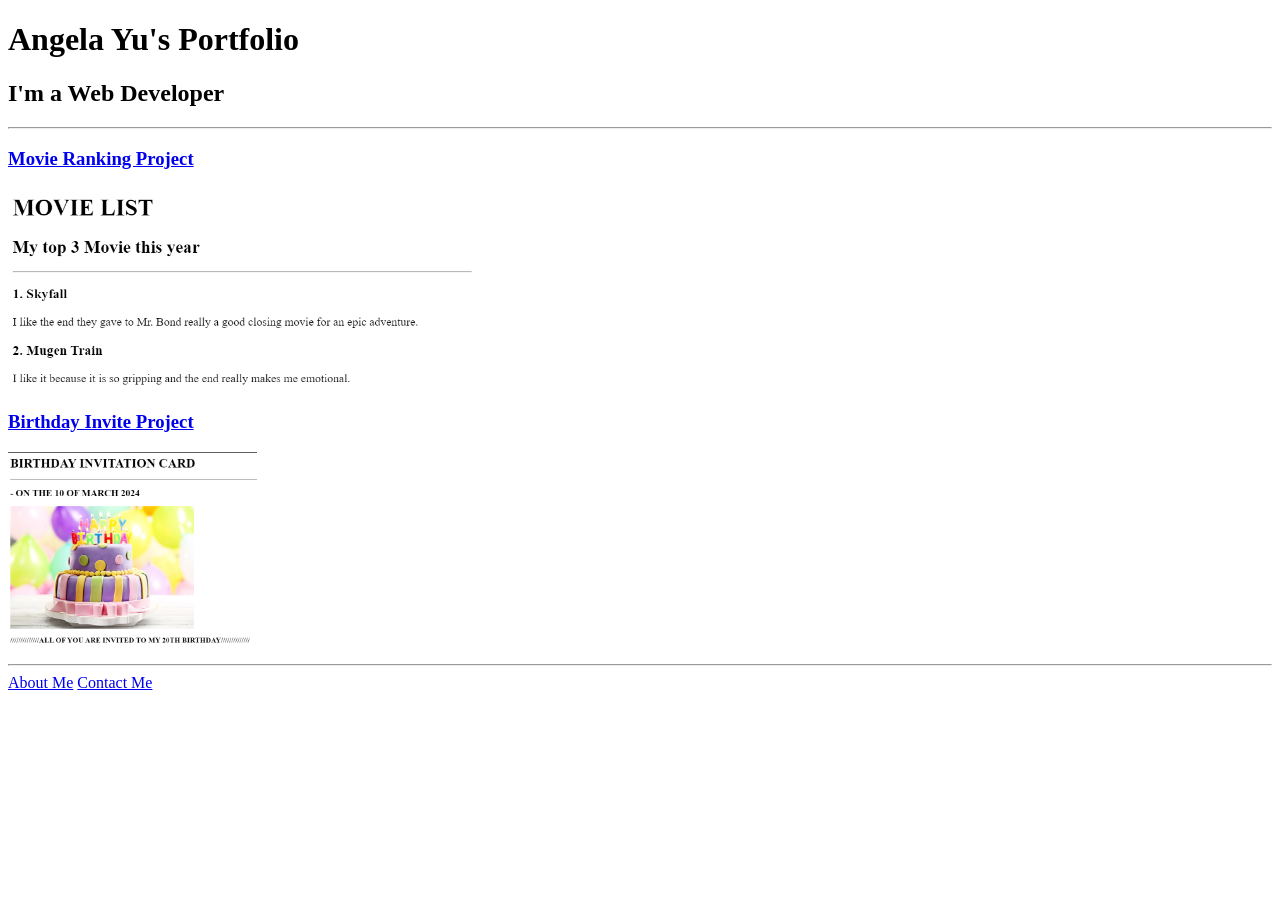
<file: solution.html>
<!DOCTYPE html>
<html lang="en">

<head>
  <meta charset="UTF-8">
  <title>Angela's Portfolio</title>
</head>

<body>
  <h1>Angela Yu's Portfolio</h1>
  <h2>I'm a Web Developer</h2>
  <hr />
  <h3><a href="./public/movie-ranking.html">Movie Ranking Project</a></h3>
  <img src="./assets/images/movie-ranking.png" height="200" alt="movie ranking project preview"/>
  <h3><a href="./public/birthday-invite.html">Birthday Invite Project</a></h3>
  <img src="./assets/images/birthday-invite.png" height="200" alt="birthday invite project preview"/>
  <hr />
  <a href="./public/about.html">About Me</a>
  <a href="./public/contact.html">Contact Me</a>
</body>

</html>
</file>
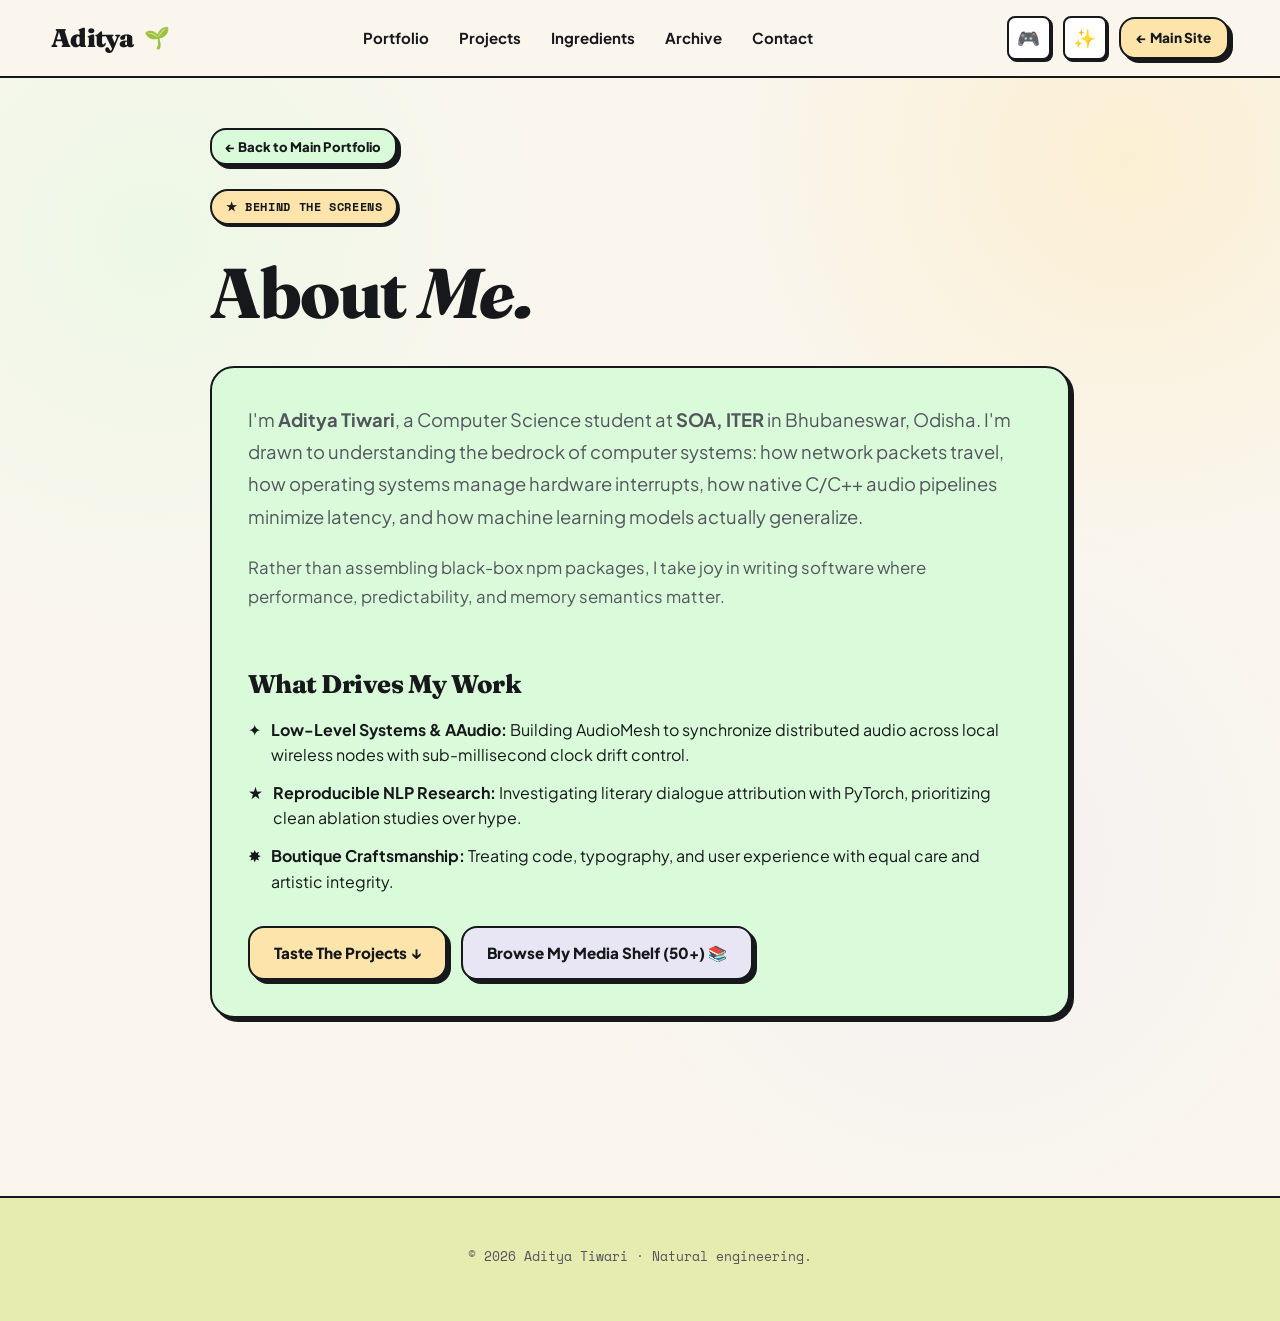
<file: public/about.html>
<!DOCTYPE html>
<html lang="en">
<head>
  <meta charset="UTF-8">
  <meta name="viewport" content="width=device-width, initial-scale=1.0">
  <meta name="description" content="About Aditya Tiwari — Computer Science student, systems programmer, and researcher.">
  <meta name="theme-color" content="#faf6ee">
  <title>About | Aditya Tiwari</title>
  <link rel="stylesheet" href="../styles.css">
  <script src="../script.js" defer></script>
</head>
<body>

  <!-- Header -->
  <header class="site-header">
    <div class="container header-inner">
      <a href="../index.html" class="header-logo" aria-label="Aditya Tiwari home">
        <span>Aditya</span>
        <span class="header-logo-flourish" aria-hidden="true">🌱</span>
      </a>

      <nav class="nav-links">
        <a href="../index.html">Portfolio</a>
        <a href="../index.html#projects">Projects</a>
        <a href="../index.html#skills">Ingredients</a>
        <a href="../archive.html">Archive</a>
        <a href="./contact.html">Contact</a>
      </nav>

      <div class="header-tools">
        <a class="tool-icon-btn" href="../arcade.html" title="Play Arcade" aria-label="Arcade">🎮</a>
        <button type="button" class="tool-icon-btn" id="cursorToggleBtn" title="Toggle Sparkle Cursor" aria-label="Sparkle Cursor">✨</button>
        <a class="btn-tactile btn-peach" href="../index.html" style="padding: 8px 16px; font-size: 0.85rem;">← Main Site</a>
      </div>
    </div>
  </header>

  <main class="container" style="padding: 50px 0 70px; max-width: 860px;">
    <div style="margin-bottom: 24px;">
      <a class="btn-tactile btn-mint" style="padding: 6px 14px; font-size: 0.82rem;" href="../index.html">
        ← Back to Main Portfolio
      </a>
    </div>

    <div>
      <span class="sticker sticker-peach sticker-tilt-left">★ BEHIND THE SCREENS</span>
      <h1 style="font-size: clamp(2.5rem, 5.5vw, 4.4rem); margin: 12px 0 16px;">
        About <em>Me.</em>
      </h1>
    </div>

    <div class="flavor-card card-mint" style="padding: 36px; margin-bottom: 28px;">
      <p style="font-size: 1.15rem; line-height: 1.75; margin-bottom: 20px;">
        I'm <strong>Aditya Tiwari</strong>, a Computer Science student at <strong>SOA, ITER</strong> in Bhubaneswar, Odisha. I'm drawn to understanding the bedrock of computer systems: how network packets travel, how operating systems manage hardware interrupts, how native C/C++ audio pipelines minimize latency, and how machine learning models actually generalize.
      </p>

      <p style="font-size: 1.05rem; line-height: 1.75; color: var(--ink-muted); margin-bottom: 24px;">
        Rather than assembling black-box npm packages, I take joy in writing software where performance, predictability, and memory semantics matter.
      </p>

      <h2 style="font-size: 1.6rem; margin: 28px 0 12px;">What Drives My Work</h2>
      <ul style="list-style: none; padding: 0; display: flex; flex-direction: column; gap: 12px; font-size: 1rem;">
        <li style="display: flex; gap: 10px;">
          <span style="color: var(--ink); font-weight: 900;">✦</span>
          <div><strong>Low-Level Systems &amp; AAudio:</strong> Building AudioMesh to synchronize distributed audio across local wireless nodes with sub-millisecond clock drift control.</div>
        </li>
        <li style="display: flex; gap: 10px;">
          <span style="color: var(--ink); font-weight: 900;">★</span>
          <div><strong>Reproducible NLP Research:</strong> Investigating literary dialogue attribution with PyTorch, prioritizing clean ablation studies over hype.</div>
        </li>
        <li style="display: flex; gap: 10px;">
          <span style="color: var(--ink); font-weight: 900;">✸</span>
          <div><strong>Boutique Craftsmanship:</strong> Treating code, typography, and user experience with equal care and artistic integrity.</div>
        </li>
      </ul>

      <div style="display: flex; gap: 14px; flex-wrap: wrap; margin-top: 32px;">
        <a class="btn-tactile btn-peach" href="../index.html#projects">Taste The Projects ↓</a>
        <a class="btn-tactile btn-lavender" href="../library.html?type=all">Browse My Media Shelf (50+) 📚</a>
      </div>
    </div>
  </main>

  <footer class="site-footer">
    <div class="container footer-inner">
      <div style="font-family: var(--font-mono); font-size: 0.82rem; color: var(--ink-muted);">
        © <span data-current-year>2026</span> Aditya Tiwari · Natural engineering.
      </div>
    </div>
  </footer>

</body>
</html>
</file>
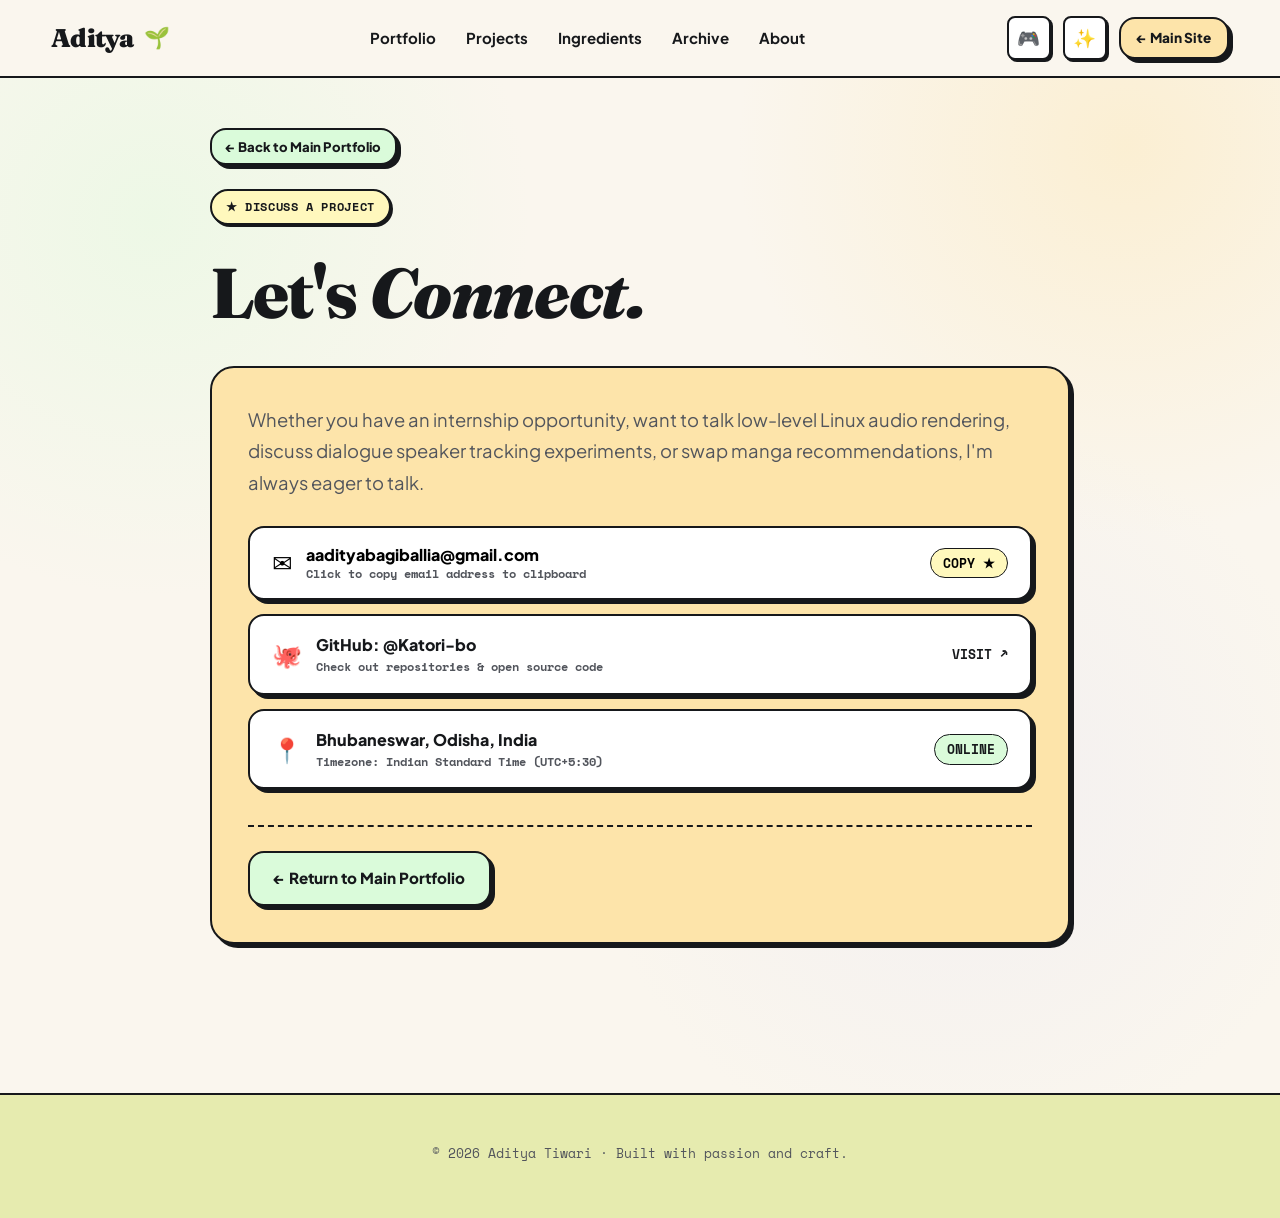
<file: public/contact.html>
<!DOCTYPE html>
<html lang="en">
<head>
  <meta charset="UTF-8">
  <meta name="viewport" content="width=device-width, initial-scale=1.0">
  <meta name="description" content="Contact Aditya Tiwari — Computer Science student, systems programmer, and researcher.">
  <meta name="theme-color" content="#faf6ee">
  <title>Contact | Aditya Tiwari</title>
  <link rel="stylesheet" href="../styles.css">
  <script src="../script.js" defer></script>
</head>
<body>

  <!-- Header -->
  <header class="site-header">
    <div class="container header-inner">
      <a href="../index.html" class="header-logo" aria-label="Aditya Tiwari home">
        <span>Aditya</span>
        <span class="header-logo-flourish" aria-hidden="true">🌱</span>
      </a>

      <nav class="nav-links">
        <a href="../index.html">Portfolio</a>
        <a href="../index.html#projects">Projects</a>
        <a href="../index.html#skills">Ingredients</a>
        <a href="../archive.html">Archive</a>
        <a href="./about.html">About</a>
      </nav>

      <div class="header-tools">
        <a class="tool-icon-btn" href="../arcade.html" title="Play Arcade" aria-label="Arcade">🎮</a>
        <button type="button" class="tool-icon-btn" id="cursorToggleBtn" title="Toggle Sparkle Cursor" aria-label="Sparkle Cursor">✨</button>
        <a class="btn-tactile btn-peach" href="../index.html" style="padding: 8px 16px; font-size: 0.85rem;">← Main Site</a>
      </div>
    </div>
  </header>

  <main class="container" style="padding: 50px 0 70px; max-width: 860px;">
    <div style="margin-bottom: 24px;">
      <a class="btn-tactile btn-mint" style="padding: 6px 14px; font-size: 0.82rem;" href="../index.html">
        ← Back to Main Portfolio
      </a>
    </div>

    <div>
      <span class="sticker sticker-lemon sticker-tilt-left">★ DISCUSS A PROJECT</span>
      <h1 style="font-size: clamp(2.5rem, 5.5vw, 4.4rem); margin: 12px 0 16px;">
        Let's <em>Connect.</em>
      </h1>
    </div>

    <div class="flavor-card card-peach" style="padding: 36px;">
      <p style="font-size: 1.15rem; line-height: 1.7; color: var(--ink-muted); margin-bottom: 28px;">
        Whether you have an internship opportunity, want to talk low-level Linux audio rendering, discuss dialogue speaker tracking experiments, or swap manga recommendations, I'm always eager to talk.
      </p>

      <div class="contact-actions-vertical">
        <button type="button" class="contact-pill-btn" data-copy-email="aadityabagiballia@gmail.com">
          <div style="display: flex; align-items: center; gap: 14px;">
            <span style="font-size: 1.5rem;">✉️</span>
            <div style="text-align: left;">
              <div style="font-size: 1rem;">aadityabagiballia@gmail.com</div>
              <div style="font-family: var(--font-mono); font-size: 0.75rem; color: var(--ink-muted);">Click to copy email address to clipboard</div>
            </div>
          </div>
          <span style="font-family: var(--font-mono); font-size: 0.82rem; background: var(--lemon); padding: 4px 12px; border-radius: 999px; border: 1.5px solid var(--ink);">COPY ★</span>
        </button>

        <a class="contact-pill-btn" href="https://github.com/Katori-bo" target="_blank" rel="noopener noreferrer">
          <div style="display: flex; align-items: center; gap: 14px;">
            <span style="font-size: 1.5rem;">🐙</span>
            <div style="text-align: left;">
              <div style="font-size: 1rem;">GitHub: @Katori-bo</div>
              <div style="font-family: var(--font-mono); font-size: 0.75rem; color: var(--ink-muted);">Check out repositories &amp; open source code</div>
            </div>
          </div>
          <span style="font-family: var(--font-mono); font-size: 0.82rem;">VISIT ↗</span>
        </a>

        <div class="contact-pill-btn" style="cursor: default; background: var(--bg-card-white);">
          <div style="display: flex; align-items: center; gap: 14px;">
            <span style="font-size: 1.5rem;">📍</span>
            <div style="text-align: left;">
              <div style="font-size: 1rem;">Bhubaneswar, Odisha, India</div>
              <div style="font-family: var(--font-mono); font-size: 0.75rem; color: var(--ink-muted);">Timezone: Indian Standard Time (UTC+5:30)</div>
            </div>
          </div>
          <span style="font-family: var(--font-mono); font-size: 0.82rem; background: var(--mint); padding: 4px 12px; border-radius: 999px; border: 1.5px solid var(--ink);">ONLINE</span>
        </div>
      </div>

      <div style="margin-top: 36px; padding-top: 24px; border-top: 2px dashed var(--ink);">
        <a class="btn-tactile btn-mint" href="../index.html">← Return to Main Portfolio</a>
      </div>
    </div>
  </main>

  <footer class="site-footer">
    <div class="container footer-inner">
      <div style="font-family: var(--font-mono); font-size: 0.82rem; color: var(--ink-muted);">
        © <span data-current-year>2026</span> Aditya Tiwari · Built with passion and craft.
      </div>
    </div>
  </footer>

</body>
</html>
</file>
<file: styles.css>
/* ==========================================================================
   ADITYA TIWARI — AURA BORA INSPIRED EDITORIAL DESIGN SYSTEM
   Bespoke, tactile, character-driven typography & neo-pop craft.
   ========================================================================== */

@import url('https://fonts.googleapis.com/css2?family=Fraunces:ital,opsz,wght@0,9..144,400..900;1,9..144,400..900&family=Plus+Jakarta+Sans:wght@400;500;600;700;800&family=Space+Mono:ital,wght@0,400;0,700;1,400&display=swap');

:root {
  /* Organic Canvas & Ink */
  --bg-canvas: #faf6ee;
  --bg-card-white: #ffffff;
  --ink: #16181b;
  --ink-muted: #52555c;
  --ink-subtle: #7f838e;

  /* Aura Bora Flavor Pastels */
  --mint: #dafbda;
  --mint-hover: #a1dfa1;
  --lavender: #e8e6f5;
  --lavender-hover: #cecaf5;
  --peach: #fde4aa;
  --peach-hover: #ffd063;
  --lemon: #fff8bd;
  --lemon-hover: #fff066;
  --rose: #ffe2e2;
  --rose-hover: #ffaeb5;
  --sky: #d6eeff;
  --sky-hover: #a6d8ff;
  --herb: #e6ebaf;
  --herb-hover: #d2e26b;

  /* Tactile Outlines & Hard Shadows */
  --border-pop: 2.5px solid var(--ink);
  --border-thin: 1.5px solid var(--ink);
  --shadow-pop: 4px 4px 0px var(--ink);
  --shadow-pop-lg: 6px 6px 0px var(--ink);
  --shadow-pop-sm: 2px 2px 0px var(--ink);

  /* Typography */
  --font-display: 'Fraunces', Georgia, serif;
  --font-sans: 'Plus Jakarta Sans', system-ui, -apple-system, sans-serif;
  --font-mono: 'Space Mono', monospace;

  --radius-sm: 8px;
  --radius-md: 16px;
  --radius-lg: 24px;
  --radius-arch: 100px 100px 20px 20px;
  --radius-full: 9999px;
}

/* Reset & Box Sizing */
*, *::before, *::after {
  box-sizing: border-box;
  margin: 0;
  padding: 0;
}

html {
  scroll-behavior: smooth;
  scroll-padding-top: 105px;
  font-size: 16px;
  overflow-x: clip;
}

body {
  font-family: var(--font-sans);
  background-color: var(--bg-canvas);
  background-image: 
    radial-gradient(circle at 12% 18%, rgba(218, 251, 218, 0.4), transparent 25%),
    radial-gradient(circle at 88% 12%, rgba(253, 228, 170, 0.4), transparent 25%),
    radial-gradient(circle at 75% 65%, rgba(232, 230, 245, 0.4), transparent 30%);
  color: var(--ink);
  line-height: 1.6;
  min-height: 100vh;
  -webkit-font-smoothing: antialiased;
  overflow-x: clip;
  transition: cursor 0.2s ease;
}

/* Sparkle cursor mode */
body.sparkle-cursor-active {
  cursor: url('data:image/svg+xml;utf8,<svg xmlns="http://www.w3.org/2000/svg" width="24" height="24" viewBox="0 0 24 24"><text y="20" font-size="20">✨</text></svg>'), auto !important;
}

body.sparkle-cursor-active a, 
body.sparkle-cursor-active button {
  cursor: url('data:image/svg+xml;utf8,<svg xmlns="http://www.w3.org/2000/svg" width="24" height="24" viewBox="0 0 24 24"><text y="20" font-size="20">🪄</text></svg>'), pointer !important;
}

a {
  color: inherit;
  text-decoration: none;
}

img {
  max-width: 100%;
  height: auto;
  display: block;
}

button, input, select {
  font-family: inherit;
}

h1, h2, h3, h4 {
  font-family: var(--font-display);
  color: var(--ink);
  letter-spacing: -0.02em;
  font-weight: 800;
  text-wrap: balance;
}

.container {
  width: min(1180px, 92%);
  margin-inline: auto;
}

/* ==========================================================================
   Continuous Running Marquee Banners
   ========================================================================== */
.global-marquee {
  background: var(--peach);
  border-bottom: var(--border-pop);
  overflow: hidden;
  white-space: nowrap;
  padding: 10px 0;
  font-family: var(--font-mono);
  font-weight: 700;
  font-size: 0.82rem;
  letter-spacing: 0.08em;
  color: var(--ink);
  user-select: none;
}

.marquee-track {
  display: inline-flex;
  gap: 32px;
  animation: marquee-scroll 28s linear infinite;
}

.marquee-track:hover {
  animation-play-state: paused;
}

.marquee-item {
  display: inline-flex;
  align-items: center;
  gap: 16px;
}

.star-glyph {
  font-size: 1.1rem;
}

@keyframes marquee-scroll {
  0% { transform: translateX(0%); }
  100% { transform: translateX(-50%); }
}

.section-marquee-divider {
  background: var(--mint);
  border-top: var(--border-pop);
  border-bottom: var(--border-pop);
  padding: 12px 0;
  overflow: hidden;
  margin: 40px 0 60px;
}

/* ==========================================================================
   Tactile Navigation Bar
   ========================================================================== */
header.site-header {
  position: sticky;
  top: 0;
  z-index: 90;
  background: var(--bg-canvas);
  border-bottom: var(--border-pop);
  transition: transform 0.32s cubic-bezier(0.16, 1, 0.3, 1), background 0.2s ease, border-color 0.2s ease;
  will-change: transform;
}

header.site-header.nav-hidden {
  transform: translateY(-100%) !important;
}

.header-inner {
  display: flex;
  align-items: center;
  justify-content: space-between;
  min-height: 76px;
  gap: 20px;
}

.header-logo {
  display: inline-flex;
  align-items: center;
  gap: 10px;
  font-family: var(--font-display);
  font-size: 1.6rem;
  font-weight: 900;
  letter-spacing: -0.03em;
  color: var(--ink);
}

.header-logo-flourish {
  display: inline-block;
  font-size: 1.3rem;
  transition: transform 0.3s ease;
}

.header-logo:hover .header-logo-flourish {
  transform: rotate(25deg) scale(1.15);
}

.nav-links {
  display: flex;
  align-items: center;
  gap: 26px;
  font-family: var(--font-sans);
  font-weight: 700;
  font-size: 0.94rem;
}

.nav-links a {
  position: relative;
  padding: 6px 2px;
}

.nav-links a::after {
  content: "";
  position: absolute;
  bottom: 0;
  left: 0;
  width: 0%;
  height: 2.5px;
  background: var(--ink);
  transition: width 0.2s ease;
}

.nav-links a:hover::after {
  width: 100%;
}

.header-tools {
  display: flex;
  align-items: center;
  gap: 12px;
}

/* Tool Buttons in Header */
.tool-icon-btn {
  width: 44px;
  height: 44px;
  border-radius: var(--radius-sm);
  background: var(--bg-card-white);
  border: var(--border-pop);
  box-shadow: var(--shadow-pop-sm);
  display: inline-flex;
  align-items: center;
  justify-content: center;
  font-size: 1.15rem;
  cursor: pointer;
  transition: all 0.15s ease;
}

.tool-icon-btn:hover {
  transform: translate(-2px, -2px);
  box-shadow: var(--shadow-pop);
}

.tool-icon-btn:active {
  transform: translate(2px, 2px);
  box-shadow: 0 0 0 var(--ink);
}

.menu-toggle {
  display: none;
  background: var(--bg-card-white);
  border: var(--border-pop);
  box-shadow: var(--shadow-pop-sm);
  padding: 8px 14px;
  font-weight: 800;
  border-radius: var(--radius-sm);
  cursor: pointer;
}

/* ==========================================================================
   Tactile Buttons & Stickers
   ========================================================================== */
.btn-tactile {
  display: inline-flex;
  align-items: center;
  justify-content: center;
  gap: 10px;
  padding: 13px 24px;
  border-radius: var(--radius-md);
  border: var(--border-pop);
  box-shadow: var(--shadow-pop);
  font-family: var(--font-sans);
  font-weight: 800;
  font-size: 0.95rem;
  cursor: pointer;
  transition: all 0.16s cubic-bezier(0.16, 1, 0.3, 1);
  background: var(--bg-card-white);
  color: var(--ink);
}

.btn-tactile:hover {
  transform: translate(-3px, -3px);
  box-shadow: var(--shadow-pop-lg);
}

.btn-tactile:active {
  transform: translate(3px, 3px);
  box-shadow: var(--shadow-pop-active);
}

.btn-tactile.btn-mint { background: var(--mint); }
.btn-tactile.btn-peach { background: var(--peach); }
.btn-tactile.btn-lavender { background: var(--lavender); }
.btn-tactile.btn-rose { background: var(--rose); }

/* Stickers */
.sticker {
  display: inline-flex;
  align-items: center;
  gap: 6px;
  padding: 6px 14px;
  border-radius: var(--radius-full);
  border: var(--border-pop);
  box-shadow: var(--shadow-pop-sm);
  font-family: var(--font-mono);
  font-weight: 700;
  font-size: 0.78rem;
  letter-spacing: 0.05em;
  text-transform: uppercase;
  user-select: none;
}

.sticker-tilt-left { transform: rotate(-3deg); }
.sticker-tilt-right { transform: rotate(3deg); }

.sticker-mint { background: var(--mint); }
.sticker-peach { background: var(--peach); }
.sticker-lavender { background: var(--lavender); }
.sticker-lemon { background: var(--lemon); }
.sticker-rose { background: var(--rose); }

/* ==========================================================================
   Hero Section & Nutrition Facts Spec Sheet
   ========================================================================== */
.hero-section {
  padding: 65px 0 50px;
}

.hero-layout {
  display: grid;
  grid-template-columns: 1.15fr 0.85fr;
  gap: 48px;
  align-items: center;
}

.hero-headline {
  font-size: clamp(2.8rem, 6.2vw, 5rem);
  line-height: 1.04;
  letter-spacing: -0.035em;
  margin: 18px 0 22px;
}

.hero-headline em {
  font-style: italic;
  font-weight: 400;
  text-decoration: underline wavy var(--peach-hover);
  text-underline-offset: 6px;
}

.hero-bio {
  font-size: 1.15rem;
  line-height: 1.75;
  color: var(--ink-muted);
  max-width: 580px;
  margin-bottom: 34px;
}

.hero-bio strong {
  color: var(--ink);
  font-weight: 700;
}

.hero-cta-group {
  display: flex;
  flex-wrap: wrap;
  gap: 14px;
}

/* Aura Bora Inspired "Engineer Nutrition Facts" Spec Card */
.nutrition-card {
  background: var(--bg-card-white);
  border: var(--border-pop);
  border-radius: var(--radius-lg);
  box-shadow: var(--shadow-pop-lg);
  padding: 24px;
  font-family: var(--font-mono);
  color: var(--ink);
  position: relative;
  overflow: hidden;
}

.nutrition-card::before {
  content: "AUTHENTIC";
  position: absolute;
  top: 16px;
  right: -28px;
  background: var(--lemon);
  border: var(--border-thin);
  font-size: 0.65rem;
  font-weight: 800;
  padding: 4px 34px;
  transform: rotate(45deg);
  box-shadow: 0 2px 4px rgba(0,0,0,0.1);
}

.nutrition-header {
  border-bottom: 7px solid var(--ink);
  padding-bottom: 6px;
  margin-bottom: 10px;
}

.nutrition-header h2 {
  font-family: var(--font-sans);
  font-size: 2rem;
  font-weight: 900;
  letter-spacing: -0.04em;
  line-height: 1;
}

.nutrition-header p {
  font-size: 0.8rem;
  margin-top: 4px;
}

.nutrition-row {
  display: flex;
  justify-content: space-between;
  padding: 6px 0;
  border-bottom: 1px solid var(--ink);
  font-size: 0.84rem;
}

.nutrition-row.bold-row {
  border-bottom: 3.5px solid var(--ink);
  font-weight: 700;
}

.nutrition-row span:last-child {
  font-weight: 700;
}

.nutrition-ingredients {
  margin-top: 14px;
  font-size: 0.78rem;
  line-height: 1.5;
  color: var(--ink-muted);
}

.nutrition-ingredients strong {
  color: var(--ink);
}

/* ==========================================================================
   Color-Blocked Flavor Project Showcase
   ========================================================================== */
.flavor-grid {
  display: grid;
  grid-template-columns: repeat(3, minmax(0, 1fr));
  gap: 24px;
  margin-top: 36px;
}

.flavor-card {
  background: var(--bg-card-white);
  border: var(--border-pop);
  border-radius: var(--radius-lg);
  box-shadow: var(--shadow-pop);
  padding: 28px;
  display: flex;
  flex-direction: column;
  position: relative;
  transition: all 0.2s cubic-bezier(0.16, 1, 0.3, 1);
  overflow: hidden;
}

.flavor-card:hover {
  transform: translate(-4px, -4px);
  box-shadow: var(--shadow-pop-lg);
}

.flavor-card.card-mint { background: var(--mint); }
.flavor-card.card-lavender { background: var(--lavender); }
.flavor-card.card-peach { background: var(--peach); }
.flavor-card.card-lemon { background: var(--lemon); }

.flavor-card-top {
  display: flex;
  justify-content: space-between;
  align-items: flex-start;
  margin-bottom: 20px;
}

.flavor-badge {
  padding: 5px 12px;
  border-radius: var(--radius-full);
  border: var(--border-thin);
  background: var(--bg-card-white);
  font-family: var(--font-mono);
  font-size: 0.72rem;
  font-weight: 700;
  text-transform: uppercase;
}

.flavor-icon {
  font-size: 2.2rem;
}

.flavor-card h3 {
  font-size: 1.7rem;
  margin-bottom: 12px;
}

.flavor-card p {
  color: var(--ink-muted);
  font-size: 0.96rem;
  line-height: 1.65;
  flex-grow: 1;
}

.flavor-card-collage {
  display: grid;
  grid-template-columns: repeat(3, 1fr);
  gap: 8px;
  margin: 18px 0;
}

.flavor-thumb {
  aspect-ratio: 2/3;
  object-fit: cover;
  border-radius: var(--radius-sm);
  border: var(--border-thin);
  box-shadow: 2px 2px 0px var(--ink);
}

.flavor-tags {
  display: flex;
  flex-wrap: wrap;
  gap: 6px;
  margin: 20px 0 16px;
}

.flavor-tag-pill {
  padding: 4px 10px;
  border-radius: var(--radius-sm);
  border: var(--border-thin);
  background: var(--bg-card-white);
  font-family: var(--font-mono);
  font-size: 0.74rem;
  font-weight: 700;
}

.flavor-card-link {
  display: inline-flex;
  align-items: center;
  gap: 8px;
  font-weight: 800;
  font-size: 0.95rem;
  color: var(--ink);
  margin-top: auto;
}

.flavor-card-link:hover {
  text-decoration: underline;
  gap: 12px;
}

/* ==========================================================================
   Ingredients Skills Matrix (Boutique Packaging Style)
   ========================================================================== */
.ingredients-section {
  padding: 60px 0;
}

.ingredients-grid {
  display: grid;
  grid-template-columns: repeat(3, minmax(0, 1fr));
  gap: 24px;
  margin-top: 36px;
}

.ingredient-box {
  background: var(--bg-card-white);
  border: var(--border-pop);
  border-radius: var(--radius-lg);
  box-shadow: var(--shadow-pop);
  padding: 26px;
}

.ingredient-box-header {
  display: flex;
  align-items: center;
  gap: 12px;
  border-bottom: 2px dashed var(--ink);
  padding-bottom: 14px;
  margin-bottom: 18px;
}

.ingredient-box h3 {
  font-size: 1.3rem;
}

.ingredient-chips-wrap {
  display: flex;
  flex-wrap: wrap;
  gap: 8px;
}

.ingredient-chip {
  padding: 6px 12px;
  border-radius: var(--radius-sm);
  border: var(--border-thin);
  background: var(--bg-canvas);
  font-family: var(--font-mono);
  font-size: 0.8rem;
  font-weight: 700;
  box-shadow: 2px 2px 0px var(--ink);
  transition: transform 0.12s ease;
}

.ingredient-chip:hover {
  transform: translate(-2px, -2px);
  background: var(--lemon);
}

/* ==========================================================================
   Contact / Newsletter Box
   ========================================================================== */
.contact-marquee-card {
  background: var(--rose);
  border: var(--border-pop);
  border-radius: var(--radius-lg);
  box-shadow: var(--shadow-pop-lg);
  padding: 44px;
  margin: 50px 0;
  display: grid;
  grid-template-columns: 1fr 1fr;
  gap: 40px;
  align-items: center;
}

.contact-left h2 {
  font-size: clamp(2rem, 4vw, 3rem);
  margin-bottom: 12px;
}

.contact-left p {
  color: var(--ink-muted);
  font-size: 1.05rem;
}

.contact-actions-vertical {
  display: flex;
  flex-direction: column;
  gap: 14px;
}

.contact-pill-btn {
  display: flex;
  align-items: center;
  justify-content: space-between;
  padding: 16px 22px;
  border-radius: var(--radius-md);
  border: var(--border-pop);
  box-shadow: var(--shadow-pop);
  background: var(--bg-card-white);
  font-weight: 800;
  cursor: pointer;
  transition: all 0.15s ease;
}

.contact-pill-btn:hover {
  transform: translate(-3px, -3px);
  box-shadow: var(--shadow-pop-lg);
  background: var(--peach);
}

.contact-pill-btn:active {
  transform: translate(3px, 3px);
  box-shadow: var(--shadow-pop-active);
}

/* ==========================================================================
   Library / Curated Media Shelf (Collectible Trading Cards)
   ========================================================================== */
.shelf-container {
  padding: 50px 0 80px;
}

.shelf-controls-wrap {
  display: flex;
  flex-wrap: wrap;
  gap: 14px;
  align-items: center;
  margin: 28px 0;
}

.tactile-search-input {
  flex: 1;
  min-width: 280px;
  padding: 14px 20px;
  border-radius: var(--radius-md);
  border: var(--border-pop);
  box-shadow: var(--shadow-pop-sm);
  background: var(--bg-card-white);
  font-size: 0.95rem;
  font-family: var(--font-sans);
  font-weight: 600;
  outline: none;
}

.tactile-search-input:focus {
  box-shadow: var(--shadow-pop);
}

.shelf-filter-tabs {
  display: flex;
  flex-wrap: wrap;
  gap: 10px;
}

.shelf-filter-btn {
  padding: 10px 20px;
  border-radius: var(--radius-full);
  border: var(--border-pop);
  box-shadow: var(--shadow-pop-sm);
  background: var(--bg-card-white);
  font-family: var(--font-mono);
  font-weight: 700;
  font-size: 0.85rem;
  cursor: pointer;
  transition: all 0.15s ease;
}

.shelf-filter-btn:hover,
.shelf-filter-btn.active {
  background: var(--peach);
  transform: translate(-2px, -2px);
  box-shadow: var(--shadow-pop);
}

/* Trading Card Posters Grid — Multi-Column Masonry (Only below tiles move) */
.collectible-poster-grid {
  display: flex;
  gap: 20px;
  align-items: flex-start;
  margin-top: 30px;
  width: 100%;
}

.poster-grid-col {
  display: flex;
  flex-direction: column;
  gap: 20px;
  flex: 1;
  min-width: 0;
}

.collectible-card {
  background: var(--bg-card-white);
  border: var(--border-pop);
  border-radius: var(--radius-md);
  box-shadow: var(--shadow-pop);
  padding: 12px;
  display: flex;
  flex-direction: column;
  transition: transform 0.2s cubic-bezier(0.16, 1, 0.3, 1), box-shadow 0.2s ease, border-color 0.2s ease;
  cursor: pointer;
  user-select: none;
  width: 100%;
}

.collectible-card:hover {
  transform: translate(-3px, -3px) rotate(-0.5deg);
  box-shadow: var(--shadow-pop-lg);
}

.collectible-card.card-expanded {
  border-color: var(--ink);
  box-shadow: 5px 5px 0px var(--ink);
  background: #ffffff;
}

.collectible-img-frame {
  position: relative;
  aspect-ratio: 2/2.9;
  border-radius: var(--radius-sm);
  border: var(--border-thin);
  overflow: hidden;
  background: var(--lavender);
}

.collectible-img {
  width: 100%;
  height: 100%;
  object-fit: cover;
  transition: transform 0.3s ease;
}

.collectible-card:hover .collectible-img {
  transform: scale(1.05);
}

.collectible-badge {
  position: absolute;
  top: 8px;
  left: 8px;
  padding: 3px 8px;
  border-radius: var(--radius-full);
  border: 1px solid var(--ink);
  background: var(--lemon);
  font-family: var(--font-mono);
  font-size: 0.68rem;
  font-weight: 800;
  text-transform: uppercase;
}

.collectible-meta {
  padding: 12px 4px 6px;
}

.collectible-number {
  font-family: var(--font-mono);
  font-size: 0.72rem;
  font-weight: 700;
  color: var(--ink-subtle);
}

.collectible-title {
  font-family: var(--font-sans);
  font-size: 0.95rem;
  font-weight: 800;
  line-height: 1.35;
  margin-top: 4px;
  color: var(--ink);
  display: -webkit-box;
  -webkit-line-clamp: 2;
  -webkit-box-orient: vertical;
  overflow: hidden;
}

/* Review Toggle Button & Expandable Drawer */
.review-toggle-btn {
  display: inline-flex;
  align-items: center;
  justify-content: center;
  gap: 5px;
  margin-top: 8px;
  width: 100%;
  padding: 5px 8px;
  font-family: var(--font-mono);
  font-size: 0.72rem;
  font-weight: 700;
  border-radius: var(--radius-sm);
  border: 1.5px solid var(--ink);
  background: var(--lavender);
  color: var(--ink);
  cursor: pointer;
  transition: var(--transition-bounce);
}

.review-toggle-btn:hover {
  background: var(--mint);
  transform: translate(-1px, -1px);
  box-shadow: 2px 2px 0px var(--ink);
}

.collectible-review-tray {
  max-height: 0;
  opacity: 0;
  overflow: hidden;
  transition: max-height 0.35s cubic-bezier(0.16, 1, 0.3, 1), opacity 0.25s ease, margin 0.25s ease;
  background: #fffdf9;
  border-radius: var(--radius-sm);
  border: 1.5px dashed var(--ink);
  margin-top: 0;
  padding: 0 10px;
  text-align: left;
}

.collectible-review-tray.expanded {
  max-height: 340px;
  opacity: 1;
  margin-top: 8px;
  padding: 10px;
}

.review-source-tag {
  display: inline-flex;
  align-items: center;
  gap: 4px;
  font-family: var(--font-mono);
  font-size: 0.62rem;
  font-weight: 800;
  color: #c2410c;
  background: #ffedd5;
  border: 1px solid #f97316;
  padding: 1px 6px;
  border-radius: 4px;
  margin-bottom: 6px;
}

.review-content {
  font-size: 0.82rem;
  line-height: 1.45;
  color: var(--ink);
  font-style: italic;
}

.review-author-note {
  margin-top: 6px;
  font-family: var(--font-mono);
  font-size: 0.65rem;
  color: var(--ink-muted);
  border-top: 1px dotted rgba(22, 24, 27, 0.25);
  padding-top: 4px;
}

/* ==========================================================================
   Physics & Animation Enhancements
   ========================================================================== */

/* 1. Scroll-Driven Reveal Animations */
.scroll-reveal {
  opacity: 0;
  transform: translateY(28px);
  transition: opacity 0.5s cubic-bezier(0.16, 1, 0.3, 1), transform 0.5s cubic-bezier(0.16, 1, 0.3, 1);
  will-change: opacity, transform;
}

.scroll-reveal.is-revealed {
  opacity: 1;
  transform: translateY(0);
}

/* 2. 3D Tilt Card Physics */
.tilt-card {
  transform-style: preserve-3d;
  perspective: 1000px;
  transition: transform 0.15s ease-out, box-shadow 0.2s ease;
  will-change: transform;
}

/* 3. Smooth Page Fade Transitions */
body {
  opacity: 1;
  transition: opacity 0.2s ease-in-out;
}

body.page-fade-out {
  opacity: 0;
}

/* 4. Magnetic Buttons */
.magnetic-btn {
  display: inline-block;
  transition: transform 0.18s cubic-bezier(0.25, 1, 0.5, 1);
  will-change: transform;
}

/* ==========================================================================
   Theme Variant: Cozy Bookshop (library.html & archive.html)
   ========================================================================== */
body.theme-bookshop {
  --bg-canvas: #f6f1e6;
  background-color: var(--bg-canvas);
  background-image: 
    radial-gradient(circle at 12% 16%, rgba(243, 227, 198, 0.65), transparent 30%),
    radial-gradient(circle at 86% 14%, rgba(216, 238, 222, 0.45), transparent 30%),
    radial-gradient(circle at 75% 70%, rgba(240, 220, 195, 0.5), transparent 35%);
}

body.theme-bookshop .site-header {
  background: #f7f2e7;
  border-bottom: 2.5px solid var(--ink);
}

body.theme-bookshop .collectible-card {
  background: #fffdf9;
  border: 2px solid var(--ink);
  box-shadow: 4px 4px 0px var(--ink);
}

body.theme-bookshop .tactile-search-input {
  background: #fffdf9;
  border: 2px solid var(--ink);
}

body.theme-bookshop .shelf-filter-btn {
  background: #fffdf9;
}

body.theme-bookshop .shelf-filter-btn.active {
  background: var(--lemon);
  box-shadow: 2px 2px 0px var(--ink);
}
footer.site-footer {
  border-top: 2.5px solid var(--ink);
  background: var(--herb);
  padding: 48px 0 54px;
  margin-top: 80px;
  position: relative;
  z-index: 10;
  text-align: center;
}

.footer-inner {
  display: flex;
  flex-direction: column;
  align-items: center;
  gap: 18px;
}

.footer-links-row {
  display: flex;
  flex-wrap: wrap;
  gap: 20px;
  font-weight: 800;
  font-size: 0.95rem;
}

/* Toast Notification (Tactile Pop Style) */
.toast-msg {
  position: fixed;
  bottom: 30px;
  right: 30px;
  padding: 14px 22px;
  background: var(--mint);
  border: var(--border-pop);
  box-shadow: var(--shadow-pop);
  border-radius: var(--radius-md);
  font-family: var(--font-mono);
  font-weight: 700;
  font-size: 0.92rem;
  color: var(--ink);
  transform: translateY(100px);
  opacity: 0;
  transition: all 0.25s cubic-bezier(0.16, 1, 0.3, 1);
  z-index: 9999;
}

.toast-msg.show {
  transform: translateY(0);
  opacity: 1;
}

/* ==========================================================================
   Mountain & Jungle Road Expedition Engine (Option A)
   ========================================================================== */

/* Solar Themes (Dawn, Day, Dusk, Night) */
:root {
  --exp-sky-1: #0f1c2e;
  --exp-sky-2: #8ec5fc;
  --exp-mount-1: #687f9c;
  --exp-mount-2: #435b75;
  --exp-jungle-back: #254432;
  --exp-jungle-front: #162f22;
  --exp-road: #2c2f38;
  --exp-road-mark: #fbbf24;
  --exp-sun-opacity: 1;
  --exp-moon-opacity: 0;
  --exp-stars-opacity: 0;
}

body.theme-dawn {
  --exp-sky-1: #2a1b4e;
  --exp-sky-2: #fdbb74;
  --exp-mount-1: #6d4b7d;
  --exp-mount-2: #4d3358;
  --exp-foothills: #3d2335;
  --exp-jungle-back: #294031;
  --exp-jungle-front: #1d2e23;
  --exp-road: #2c2d36;
  --exp-road-mark: #fef08a;
  --exp-sun-opacity: 1;
  --exp-moon-opacity: 0;
  --exp-stars-opacity: 0.1;
}

body.theme-day {
  --exp-sky-1: #7dd3fc;
  --exp-sky-2: #e0f2fe;
  --exp-mount-1: #94a3b8;
  --exp-mount-2: #64748b;
  --exp-foothills: #334155;
  --exp-jungle-back: #15803d;
  --exp-jungle-front: #14532d;
  --exp-road: #1e293b;
  --exp-road-mark: #facc15;
  --exp-sun-opacity: 1;
  --exp-moon-opacity: 0;
  --exp-stars-opacity: 0;
}

body.theme-dusk {
  --exp-sky-1: #4c0519;
  --exp-sky-2: #ea580c;
  --exp-mount-1: #701a75;
  --exp-mount-2: #4a044e;
  --exp-foothills: #2d0b2f;
  --exp-jungle-back: #1e3a2b;
  --exp-jungle-front: #14281e;
  --exp-road: #1e2029;
  --exp-road-mark: #fdba74;
  --exp-sun-opacity: 0.8;
  --exp-moon-opacity: 0.2;
  --exp-stars-opacity: 0.4;
}

body.theme-night {
  --exp-sky-1: #030712;
  --exp-sky-2: #0f172a;
  --exp-mount-1: #1e293b;
  --exp-mount-2: #0f172a;
  --exp-foothills: #090d16;
  --exp-jungle-back: #064e3b;
  --exp-jungle-front: #022c22;
  --exp-road: #0b0f17;
  --exp-road-mark: #f59e0b;
  --exp-sun-opacity: 0;
  --exp-moon-opacity: 1;
  --exp-stars-opacity: 1;
}

/* Expedition Scroll Track & Sticky Viewport */
.expedition-track {
  position: relative;
  height: 380vh; /* Calibrated distance for the 4-mile drive */
  margin: 0;
  padding: 0;
}

.expedition-stage {
  position: sticky;
  top: 76px;
  height: calc(100vh - 76px);
  min-height: 560px;
  width: 100%;
  overflow: hidden;
  background: linear-gradient(180deg, var(--exp-sky-1) 0%, var(--exp-sky-2) 65%);
  border-top: var(--border-pop);
  border-bottom: var(--border-pop);
  box-shadow: inset 0 -10px 30px rgba(0, 0, 0, 0.25);
  user-select: none;
}

/* Parallax SVG Stack Layers */
.exp-layer {
  position: absolute;
  top: 0;
  left: 0;
  width: 7200px;
  height: 100%;
  pointer-events: none;
  will-change: transform;
}

.exp-celestial {
  position: absolute;
  width: 80px;
  height: 80px;
  border-radius: 50%;
  top: 15%;
  right: 18%;
  background: radial-gradient(circle, #fffbeb 30%, #fde047 70%, transparent 100%);
  box-shadow: 0 0 50px rgba(253, 224, 71, 0.7);
  transition: transform 0.4s ease, opacity 0.5s ease;
  opacity: var(--exp-sun-opacity);
}

.exp-moon {
  position: absolute;
  width: 60px;
  height: 60px;
  border-radius: 50%;
  top: 18%;
  left: 15%;
  background: radial-gradient(circle, #f8fafc 40%, #cbd5e1 80%);
  box-shadow: 0 0 35px rgba(248, 250, 252, 0.6);
  opacity: var(--exp-moon-opacity);
  transition: opacity 0.5s ease;
}

.exp-stars {
  position: absolute;
  inset: 0;
  background-image: 
    radial-gradient(1.5px 1.5px at 20px 30px, #ffffff, rgba(0,0,0,0)),
    radial-gradient(1.5px 1.5px at 100px 150px, #e2e8f0, rgba(0,0,0,0)),
    radial-gradient(2px 2px at 220px 80px, #fef08a, rgba(0,0,0,0)),
    radial-gradient(1px 1px at 320px 220px, #ffffff, rgba(0,0,0,0)),
    radial-gradient(1.8px 1.8px at 450px 110px, #ffffff, rgba(0,0,0,0)),
    radial-gradient(1.5px 1.5px at 600px 70px, #e2e8f0, rgba(0,0,0,0));
  background-size: 550px 300px;
  opacity: var(--exp-stars-opacity);
  transition: opacity 0.5s ease;
}

.exp-svg-fill {
  position: absolute;
  bottom: 0;
  left: 0;
  width: 7200px;
  height: 100%;
}

/* The Winding Expedition Road */
.exp-road-svg {
  position: absolute;
  bottom: 0;
  left: 0;
  width: 7200px;
  height: 220px;
}

/* The Expedition Rover Rig */
.rover-rig {
  position: absolute;
  bottom: 50px;
  left: 16vw;
  width: 130px;
  height: 75px;
  z-index: 40;
  pointer-events: none;
  transform-origin: 50% 90%;
  filter: drop-shadow(0 12px 14px rgba(0, 0, 0, 0.45));
  transition: transform 0.08s ease-out;
}

.rover-suspension {
  width: 100%;
  height: 100%;
  position: relative;
  animation: rover-bob 0.8s infinite ease-in-out alternate;
}

@keyframes rover-bob {
  0% { transform: translateY(0px) rotate(0deg); }
  100% { transform: translateY(-2px) rotate(0.4deg); }
}

/* Headlight Light Cone — Anchored Directly to Headlight Bulb (x=114, y=45) */
.headlight-cone {
  position: absolute;
  left: 114px;
  top: 45px;
  width: 480px;
  height: 160px;
  margin-top: -80px;
  transform-origin: 0% 50%;
  background: radial-gradient(ellipse at 0% 50%, rgba(254, 240, 138, 0.9) 0%, rgba(253, 224, 71, 0.32) 40%, rgba(253, 224, 71, 0) 75%);
  clip-path: polygon(0% 48%, 100% 5%, 100% 95%, 0% 52%);
  pointer-events: none;
  filter: blur(4px);
  z-index: 35;
  transition: transform 0.25s cubic-bezier(0.16, 1, 0.3, 1), opacity 0.25s ease;
}

/* Taillight / Braking Effect */
.rover-taillight {
  fill: #991b1b;
  transition: fill 0.15s ease, filter 0.15s ease;
}

.rover-rig.braking .rover-taillight {
  fill: #ef4444 !important;
  filter: drop-shadow(-4px 0 10px #ef4444) drop-shadow(-8px 0 20px #ef4444);
}

.wheel-rotator {
  transform-origin: 50% 50%;
  will-change: transform;
}

/* Waypoint Checkpoint Milestones */
.expedition-world {
  position: absolute;
  bottom: 0;
  left: 0;
  width: 4800px;
  height: 100%;
  will-change: transform;
}

.expedition-waypoint {
  position: absolute;
  bottom: 60px;
  transform: translateX(-50%);
  display: flex;
  flex-direction: column;
  align-items: center;
  pointer-events: auto;
  transition: transform 0.4s cubic-bezier(0.16, 1, 0.3, 1), opacity 0.3s ease;
  opacity: 0.45;
  filter: blur(1px);
}

.expedition-waypoint.is-active-checkpoint {
  opacity: 1;
  filter: blur(0px);
  transform: translateX(-50%) scale(1.03);
}

.waypoint-totem {
  display: flex;
  flex-direction: column;
  align-items: center;
  margin-bottom: 12px;
}

.waypoint-card {
  width: 320px;
  background: var(--bg-card-white);
  border: var(--border-pop);
  border-radius: var(--radius-md);
  box-shadow: var(--shadow-pop-lg);
  padding: 18px 20px;
  text-align: left;
  transform: translateY(0);
  transition: transform 0.25s ease;
}

.waypoint-card:hover {
  transform: translateY(-4px);
}

.waypoint-mile-badge {
  display: inline-block;
  font-family: var(--font-mono);
  font-size: 0.72rem;
  font-weight: 800;
  padding: 3px 8px;
  border-radius: var(--radius-full);
  border: 1.5px solid var(--ink);
  background: var(--lemon);
  margin-bottom: 8px;
}

/* Expedition HUD Controls */
.expedition-hud {
  position: absolute;
  top: 18px;
  left: 20px;
  right: 20px;
  display: flex;
  justify-content: space-between;
  align-items: center;
  pointer-events: none;
  z-index: 50;
}

.hud-cluster {
  display: flex;
  align-items: center;
  gap: 8px;
  pointer-events: auto;
}

.hud-pill {
  background: rgba(22, 24, 27, 0.88);
  color: #fff;
  border: 1.5px solid #22c55e;
  border-radius: var(--radius-full);
  padding: 6px 14px;
  font-family: var(--font-mono);
  font-size: 0.78rem;
  font-weight: 800;
  box-shadow: 2px 2px 0px rgba(0, 0, 0, 0.6);
  backdrop-filter: blur(6px);
  display: inline-flex;
  align-items: center;
  gap: 6px;
}

.hud-btn {
  background: rgba(22, 24, 27, 0.88);
  color: #fff;
  border: 1.5px solid var(--lemon);
  border-radius: var(--radius-full);
  padding: 6px 12px;
  font-family: var(--font-mono);
  font-size: 0.78rem;
  font-weight: 700;
  cursor: pointer;
  box-shadow: 2px 2px 0px rgba(0, 0, 0, 0.6);
  backdrop-filter: blur(6px);
  transition: var(--transition-bounce);
  user-select: none;
}

.hud-btn:hover {
  background: var(--lemon);
  color: var(--ink);
  transform: translateY(-2px);
}

/* Quick Spec Drawer (For fast-moving recruiters) */
.quick-spec-backdrop {
  position: fixed;
  inset: 0;
  background: rgba(0, 0, 0, 0.45);
  backdrop-filter: blur(3px);
  z-index: 9999;
  opacity: 0;
  pointer-events: none;
  transition: opacity 0.25s ease;
}

.quick-spec-backdrop.is-visible {
  opacity: 1;
  pointer-events: auto;
}

.quick-spec-drawer {
  position: fixed;
  top: 0;
  right: -520px;
  width: 100%;
  max-width: 480px;
  height: 100vh;
  background: var(--bg-canvas);
  border-left: var(--border-pop);
  box-shadow: -8px 0px 35px rgba(0, 0, 0, 0.3);
  z-index: 10000;
  padding: 32px 24px 60px;
  overflow-y: auto;
  transition: transform 0.35s cubic-bezier(0.16, 1, 0.3, 1);
}

.quick-spec-drawer.is-open {
  transform: translateX(-520px);
}

.drawer-header {
  display: flex;
  justify-content: space-between;
  align-items: center;
  margin-bottom: 24px;
  padding-bottom: 14px;
  border-bottom: 2px dashed var(--ink);
}

/* Keyboard Drive Indicator */
.keyboard-hint {
  position: absolute;
  bottom: 16px;
  left: 50%;
  transform: translateX(-50%);
  background: rgba(22, 24, 27, 0.85);
  color: #f1f5f9;
  border: 1px solid rgba(255, 255, 255, 0.2);
  padding: 5px 14px;
  border-radius: var(--radius-full);
  font-family: var(--font-mono);
  font-size: 0.72rem;
  font-weight: 700;
  pointer-events: none;
  z-index: 45;
  backdrop-filter: blur(4px);
}

/* ==========================================================================
   Responsive Breakpoints
   ========================================================================== */
@media (max-width: 900px) {
  .hero-layout,
  .flavor-grid,
  .ingredients-grid,
  .contact-marquee-card {
    grid-template-columns: 1fr;
    gap: 32px;
  }

  .hero-headline {
    font-size: 3rem;
  }
}

@media (max-width: 640px) {
  .menu-toggle {
    display: inline-flex;
  }

  .nav-links {
    display: none;
    position: absolute;
    top: 100%;
    left: 0;
    right: 0;
    background: var(--bg-canvas);
    border-bottom: var(--border-pop);
    flex-direction: column;
    padding: 20px;
    gap: 16px;
    box-shadow: var(--shadow-pop);
  }

  .nav-links.is-open {
    display: flex;
  }

  .collectible-poster-grid {
    gap: 12px;
  }

  .poster-grid-col {
    gap: 12px;
  }

  /* Expedition mobile adjustments */
  .expedition-hud {
    top: 10px;
    left: 8px;
    right: 8px;
    flex-direction: column;
    align-items: center;
    gap: 6px;
  }

  .hud-cluster {
    justify-content: center;
    flex-wrap: wrap;
    gap: 4px;
  }

  .hud-pill, .hud-btn {
    font-size: 0.7rem;
    padding: 4px 8px;
  }

  .keyboard-hint {
    display: none;
  }

  .waypoint-card {
    width: 270px;
    padding: 14px 16px;
  }

  .rover-rig {
    left: 8vw;
    transform: scale(0.85);
    transform-origin: bottom left;
  }

  .quick-spec-drawer {
    right: -100%;
    max-width: 100%;
    padding: 24px 16px 40px;
  }

  .quick-spec-drawer.is-open {
    transform: translateX(-100%);
  }
}

/* ==========================================================================
   TRANSFORM9 & MONASPACE DESIGN SYSTEM (Landing Page Architecture)
   ========================================================================== */

/* Dark Tech Terminal Tokens */
:root {
  --term-bg: #070a08;
  --term-surface: #0f1511;
  --term-surface-hover: #151f19;
  --term-border: rgba(255, 255, 255, 0.12);
  --term-border-glow: rgba(74, 222, 128, 0.25);
  --term-text: #f8fafc;
  --term-muted: #94a3b8;
  --term-subtle: #64748b;
  --term-green: #4ade80;
  --term-green-dark: #166534;
  --term-blue: #38bdf8;
  --term-blue-dark: #1d4ed8;
}

/* Site Header Dark Variant (for index.html dark hero) */
header.site-header.site-header-dark,
.site-header-dark {
  background: #080c0a !important;
  backdrop-filter: blur(16px);
  border-bottom: 1.5px solid rgba(255, 255, 255, 0.16) !important;
  color: #f8fafc !important;
  box-shadow: 0 4px 20px rgba(0, 0, 0, 0.4);
}

header.site-header.site-header-dark .header-logo,
.site-header-dark .header-logo {
  color: #ffffff !important;
}

header.site-header.site-header-dark .header-logo span,
.site-header-dark .header-logo span {
  color: #ffffff !important;
}

header.site-header.site-header-dark .nav-links a,
.site-header-dark .nav-links a {
  color: #f1f5f9 !important;
  font-weight: 700;
  opacity: 0.95;
  transition: all 0.15s ease;
}

header.site-header.site-header-dark .nav-links a:hover,
header.site-header.site-header-dark .nav-links a.is-active,
.site-header-dark .nav-links a:hover,
.site-header-dark .nav-links a.is-active {
  color: #4ade80 !important;
  opacity: 1;
}

header.site-header.site-header-dark .tool-icon-btn,
.site-header-dark .tool-icon-btn {
  background: #111813 !important;
  border: 1.5px solid rgba(255, 255, 255, 0.22) !important;
  color: #f8fafc !important;
}

header.site-header.site-header-dark .tool-icon-btn:hover,
.site-header-dark .tool-icon-btn:hover {
  border-color: #4ade80 !important;
  color: #4ade80 !important;
  box-shadow: 0 0 14px rgba(74, 222, 128, 0.4);
}

/* Dark Hero Section */
.tech-hero-section {
  position: relative;
  overflow: hidden;
  background-color: var(--term-bg);
  color: var(--term-text);
  padding: 60px 0 80px;
  min-height: 88vh;
  display: flex;
  align-items: center;
  background-image: 
    radial-gradient(circle at 18% 25%, rgba(74, 222, 128, 0.08), transparent 35%),
    radial-gradient(circle at 82% 35%, rgba(56, 189, 248, 0.08), transparent 40%),
    linear-gradient(to right, rgba(255, 255, 255, 0.035) 1px, transparent 1px),
    linear-gradient(to bottom, rgba(255, 255, 255, 0.035) 1px, transparent 1px);
  background-size: 100% 100%, 100% 100%, 48px 48px, 48px 48px;
  border-bottom: none;
}

.tech-hero-layout {
  display: grid;
  grid-template-columns: 1.15fr 0.85fr;
  gap: 52px;
  align-items: center;
}

/* Monaspace Telemetry Pill */
.telemetry-tag {
  display: inline-flex;
  align-items: center;
  gap: 8px;
  padding: 5px 12px;
  background: rgba(74, 222, 128, 0.1);
  border: 1px solid rgba(74, 222, 128, 0.3);
  border-radius: 999px;
  font-family: var(--font-mono);
  font-size: 0.76rem;
  color: var(--term-green);
  letter-spacing: 0.03em;
  margin-bottom: 18px;
}

.telemetry-dot {
  width: 7px;
  height: 7px;
  border-radius: 50%;
  background: var(--term-green);
  box-shadow: 0 0 8px var(--term-green);
  animation: pulse-dot 2s infinite;
}

@keyframes pulse-dot {
  0%, 100% { opacity: 1; transform: scale(1); }
  50% { opacity: 0.4; transform: scale(0.85); }
}

.tech-hero-title {
  font-family: var(--font-display);
  font-size: clamp(2.6rem, 5.5vw, 4.4rem);
  line-height: 1.08;
  letter-spacing: -0.03em;
  color: #ffffff;
  margin-bottom: 22px;
}

.tech-hero-title em {
  font-style: italic;
  color: var(--term-green);
  font-weight: 400;
}

.tech-hero-bio {
  font-size: 1.12rem;
  line-height: 1.7;
  color: var(--term-muted);
  max-width: 580px;
  margin-bottom: 34px;
}

.tech-hero-bio strong {
  color: #f1f5f9;
  font-weight: 600;
}

.tech-cta-group {
  display: flex;
  flex-wrap: wrap;
  gap: 12px;
}

/* Systems Terminal Console Card (3D Tilt Physics) */
.terminal-card {
  position: relative;
  background: #0b100d;
  border: 1.5px solid var(--term-border);
  border-radius: var(--radius-md);
  padding: 22px;
  box-shadow: 0 24px 48px -12px rgba(0, 0, 0, 0.8), 0 0 0 1px rgba(74, 222, 128, 0.12);
  transform-style: preserve-3d;
  transition: transform 0.15s ease-out, box-shadow 0.25s ease;
  will-change: transform;
}

.terminal-card:hover {
  border-color: rgba(74, 222, 128, 0.4);
  box-shadow: 0 28px 56px -12px rgba(0, 0, 0, 0.9), 0 0 24px rgba(74, 222, 128, 0.18);
}

.terminal-card-header {
  display: flex;
  justify-content: space-between;
  align-items: center;
  border-bottom: none;
  padding-bottom: 12px;
  margin-bottom: 16px;
}

.terminal-window-dots {
  display: flex;
  gap: 6px;
}

.terminal-window-dots span {
  width: 10px;
  height: 10px;
  border-radius: 50%;
  display: inline-block;
}

.dot-red { background: #ef4444; }
.dot-amber { background: #f59e0b; }
.dot-green { background: #22c55e; }

.terminal-title {
  font-family: var(--font-mono);
  font-size: 0.76rem;
  color: var(--term-muted);
  letter-spacing: 0.02em;
}

.terminal-badge {
  font-family: var(--font-mono);
  font-size: 0.7rem;
  font-weight: 700;
  color: var(--term-green);
  background: rgba(74, 222, 128, 0.1);
  padding: 2px 8px;
  border-radius: 999px;
  border: 1px solid rgba(74, 222, 128, 0.3);
}

.terminal-body {
  font-family: var(--font-mono);
  font-size: 0.82rem;
  line-height: 1.6;
  background: #060907;
  border: 1px solid rgba(255, 255, 255, 0.06);
  border-radius: var(--radius-sm);
  padding: 16px;
  color: #e2e8f0;
}

.terminal-line {
  margin-bottom: 4px;
}

.t-prompt {
  color: var(--term-green);
  font-weight: 700;
}

.t-cmd {
  color: #ffffff;
  font-weight: 700;
}

.terminal-output {
  font-size: 0.78rem;
  margin-left: 12px;
  color: #94a3b8;
}

.t-green { color: #4ade80; }
.t-cyan { color: #38bdf8; }
.t-purple { color: #c084fc; }
.t-dim { color: #64748b; }

.terminal-dossier-grid {
  margin-top: 18px;
  padding-top: 14px;
  border-top: 1px solid var(--term-border);
  display: grid;
  grid-template-columns: 1fr 1fr;
  gap: 10px;
  font-family: var(--font-mono);
  font-size: 0.74rem;
}

.terminal-dossier-item {
  display: flex;
  flex-direction: column;
  gap: 2px;
}

.terminal-dossier-item span:first-child {
  color: var(--term-subtle);
  font-size: 0.68rem;
  text-transform: uppercase;
}

.terminal-dossier-item span:last-child {
  color: #e2e8f0;
  font-weight: 600;
}

/* ==========================================================================
   Transform9 Signature Hero Frosted Glass, Grid Light & Jagged Voxel Pixel Transition
   ========================================================================== */
.hero-grid-canvas {
  position: absolute;
  top: 0;
  left: 0;
  width: 100%;
  height: 100%;
  pointer-events: none;
  z-index: 1;
}

.hero-frosted-glass-overlay {
  position: absolute;
  inset: 0;
  width: 100%;
  height: 100%;
  backdrop-filter: blur(16px) saturate(180%);
  -webkit-backdrop-filter: blur(16px) saturate(180%);
  background: radial-gradient(circle at 50% 45%, rgba(9, 12, 10, 0.30) 0%, rgba(9, 12, 10, 0.68) 100%);
  pointer-events: none;
  z-index: 2;
}

.tech-hero-layout {
  position: relative;
  z-index: 5;
}

.pixel-scroll-track {
  position: relative;
  width: 100%;
  height: 220vh;
  background-color: var(--term-bg);
}

.transform9-pixel-boundary {
  position: sticky;
  top: 0;
  left: 0;
  width: 100%;
  height: 100vh;
  background-color: var(--term-bg);
  overflow: hidden;
  z-index: 10;
  display: block;
}

@media (max-width: 768px) {
  .pixel-scroll-track {
    height: 180vh;
  }
  .transform9-pixel-boundary {
    height: 100vh;
  }
}

.pixel-wave-canvas {
  display: block;
  width: 100%;
  height: 100%;
}

/* ==========================================================================
   Unveiled Editorial Deck (Light Monaspace Workshop)
   ========================================================================== */
.editorial-deck-section {
  position: relative;
  background: var(--bg-canvas);
  color: var(--ink);
  margin-top: -35vh;
  padding: 30px 0 80px;
  z-index: 35;
}

@media (max-width: 768px) {
  .editorial-deck-section {
    margin-top: -25vh;
    padding: 20px 0 60px;
  }
}

.deck-header-row {
  display: flex;
  justify-content: space-between;
  align-items: flex-end;
  border-bottom: var(--border-pop);
  padding-bottom: 20px;
  margin-bottom: 36px;
  flex-wrap: wrap;
  gap: 16px;
}

.editorial-grid {
  display: grid;
  grid-template-columns: repeat(auto-fit, minmax(340px, 1fr));
  gap: 26px;
  margin-bottom: 50px;
}

.editorial-card {
  background: var(--bg-card-white);
  border: var(--border-pop);
  border-radius: var(--radius-md);
  padding: 28px;
  box-shadow: var(--shadow-pop);
  transition: transform 0.2s cubic-bezier(0.2, 0.8, 0.2, 1), box-shadow 0.2s ease;
  display: flex;
  flex-direction: column;
  justify-content: space-between;
}

.editorial-card:hover {
  transform: translate(-3px, -3px);
  box-shadow: var(--shadow-pop-lg);
}

.editorial-card-featured {
  background: linear-gradient(135deg, #ffffff 0%, #f0fdf4 100%);
  border-width: 3px;
}

.editorial-card-meta {
  display: flex;
  justify-content: space-between;
  align-items: center;
  font-family: var(--font-mono);
  font-size: 0.78rem;
  color: var(--ink-muted);
  margin-bottom: 14px;
}

.editorial-card-num {
  font-weight: 700;
  color: var(--ink);
}

.editorial-card h3 {
  font-size: 1.45rem;
  line-height: 1.25;
  margin-bottom: 10px;
}

.editorial-card p {
  font-size: 0.92rem;
  color: var(--ink-muted);
  line-height: 1.55;
  margin-bottom: 20px;
  flex-grow: 1;
}

.editorial-specs-row {
  display: flex;
  flex-wrap: wrap;
  gap: 6px;
  margin-bottom: 20px;
}

@media (max-width: 900px) {
  .tech-hero-layout {
    grid-template-columns: 1fr;
    gap: 36px;
  }
}

/* ==========================================================================
   Library / Media Shelf Artistic Anime ASCII Canvas & Floating Sticker Rails
   ========================================================================== */
.anime-ascii-bg {
  position: fixed;
  top: 0;
  left: 0;
  width: 100vw;
  height: 100vh;
  pointer-events: none;
  z-index: 0;
  opacity: 0.9;
}

.shelf-container {
  width: min(1200px, 92%);
  margin-inline: auto;
  position: relative;
  z-index: 2;
}

/* Fixed Side Floating Stickers (library.html) - Covers Full Height */
.shelf-flank-rail {
  position: fixed;
  top: 70px;
  bottom: 20px;
  height: calc(100vh - 90px);
  width: 120px;
  display: flex;
  flex-direction: column;
  justify-content: space-between;
  align-items: center;
  z-index: 10;
  pointer-events: none;
  transition: opacity 0.35s cubic-bezier(0.16, 1, 0.3, 1), transform 0.35s cubic-bezier(0.16, 1, 0.3, 1), visibility 0.35s;
}

.shelf-flank-left {
  left: 20px;
}

.shelf-flank-right {
  right: 20px;
}

.shelf-flank-rail.flank-hidden {
  opacity: 0;
  visibility: hidden;
  transform: translateY(24px) scale(0.92);
  pointer-events: none;
}

.flank-sticker-item {
  width: 100%;
  max-width: 105px;
  margin: 0 auto;
  display: flex;
  align-items: center;
  justify-content: center;
  filter: drop-shadow(0 6px 12px rgba(0, 0, 0, 0.16)) drop-shadow(0 2px 4px rgba(0, 0, 0, 0.10));
}

.flank-sticker-item img {
  width: 100%;
  height: auto;
  display: block;
  object-fit: contain;
}

@keyframes stickerFloat1 {
  0%, 100% { transform: translateY(0px) rotate(-3deg); }
  50% { transform: translateY(-7px) rotate(1deg); }
}

@keyframes stickerFloat2 {
  0%, 100% { transform: translateY(0px) rotate(4deg); }
  50% { transform: translateY(-9px) rotate(-1deg); }
}

@keyframes stickerFloat3 {
  0%, 100% { transform: translateY(0px) rotate(-2deg); }
  50% { transform: translateY(-6px) rotate(3deg); }
}

@keyframes stickerFloat4 {
  0%, 100% { transform: translateY(0px) rotate(3deg); }
  50% { transform: translateY(-8px) rotate(-3deg); }
}

.sticker-bob-1 { animation: stickerFloat1 5.2s ease-in-out infinite; }
.sticker-bob-2 { animation: stickerFloat2 6.4s ease-in-out infinite; }
.sticker-bob-3 { animation: stickerFloat3 5.8s ease-in-out infinite; }
.sticker-bob-4 { animation: stickerFloat4 4.9s ease-in-out infinite; }

@media (max-width: 1320px) {
  .shelf-flank-rail {
    display: none !important;
  }
}

/* ==========================================================================
   Beyond the Code Neo-Brutalist Memphis Decorative Shapes Stage
   ========================================================================== */
.beyond-stage-wrap {
  display: flex;
  align-items: center;
  justify-content: center;
  gap: 48px;
  position: relative;
  max-width: 1440px;
  margin: 0 auto;
  padding: 40px 24px 70px;
}

.beyond-portal-arch {
  flex: 1;
  max-width: 840px;
}

.beyond-flank-decor {
  display: flex;
  flex-direction: column;
  align-items: center;
  gap: 36px;
  width: 150px;
  flex-shrink: 0;
  pointer-events: none;
}

.beyond-flank-left {
  animation: floatFlankLeft 6.5s ease-in-out infinite alternate;
}

.beyond-flank-right {
  animation: floatFlankRight 7.2s ease-in-out infinite alternate;
}

@keyframes floatFlankLeft {
  0% { transform: translateY(0px) rotate(-1deg); }
  100% { transform: translateY(-12px) rotate(1.5deg); }
}

@keyframes floatFlankRight {
  0% { transform: translateY(0px) rotate(1deg); }
  100% { transform: translateY(-14px) rotate(-1.5deg); }
}

/* Layered Shape Compositions */
.shape-layer-group {
  position: relative;
  display: flex;
  flex-direction: column;
  align-items: center;
}

.shape-layer-overlap {
  margin-top: -22px;
  position: relative;
  z-index: 2;
}

/* Semicircle Solid Shapes */
.shape-semicircle-mint {
  width: 130px;
  height: 65px;
  border-radius: 130px 130px 0 0;
  background: var(--mint);
  border: var(--border-pop);
  box-shadow: var(--shadow-pop);
}

.shape-semicircle-peach {
  width: 65px;
  height: 130px;
  border-radius: 0 130px 130px 0;
  background: var(--peach);
  border: var(--border-pop);
  box-shadow: var(--shadow-pop);
}

.shape-semicircle-lemon {
  width: 120px;
  height: 60px;
  border-radius: 120px 120px 0 0;
  background: var(--lemon);
  border: var(--border-pop);
  box-shadow: var(--shadow-pop);
}

/* Open Wireframe Shapes */
.shape-open-arch {
  width: 130px;
  height: 65px;
  border-radius: 130px 130px 0 0;
  background: transparent;
  border: 2.5px solid var(--ink);
  box-shadow: var(--shadow-pop-sm);
}

.shape-open-rect {
  width: 125px;
  height: 140px;
  background: transparent;
  border: 2.5px dashed var(--ink);
  border-radius: var(--radius-md);
  box-shadow: var(--shadow-pop-sm);
  display: flex;
  align-items: center;
  justify-content: center;
}

.shape-open-ring {
  width: 56px;
  height: 56px;
  border-radius: 50%;
  background: transparent;
  border: 3px solid var(--ink);
  box-shadow: var(--shadow-pop-sm);
}

/* Rectangle Solid Shapes */
.shape-rect-lavender {
  width: 130px;
  height: 160px;
  background: var(--lavender);
  border: var(--border-pop);
  border-radius: var(--radius-md);
  box-shadow: var(--shadow-pop);
  padding: 14px;
  display: flex;
  flex-direction: column;
  justify-content: center;
  box-sizing: border-box;
}

.shape-rect-sky {
  width: 130px;
  height: 160px;
  background: var(--sky);
  border: var(--border-pop);
  border-radius: var(--radius-md);
  box-shadow: var(--shadow-pop);
  padding: 14px;
  display: flex;
  flex-direction: column;
  justify-content: center;
  box-sizing: border-box;
}

.shape-hatch-lines {
  height: 95px;
  background: repeating-linear-gradient(
    -45deg,
    var(--ink),
    var(--ink) 2.5px,
    transparent 2.5px,
    transparent 8px
  );
  opacity: 0.20;
  border-radius: var(--radius-sm);
}

.shape-dot-matrix {
  height: 95px;
  background-image: radial-gradient(var(--ink) 2px, transparent 2px);
  background-size: 8px 8px;
  opacity: 0.25;
  border-radius: var(--radius-sm);
}

/* Discs & Capsule Pill Shapes */
.shape-disc-lemon {
  width: 58px;
  height: 58px;
  border-radius: 50%;
  background: var(--lemon);
  border: var(--border-pop);
  box-shadow: var(--shadow-pop);
  display: flex;
  align-items: center;
  justify-content: center;
  font-size: 1.3rem;
  color: var(--ink);
  font-weight: 800;
}

.shape-pill-peach {
  background: var(--peach);
  border: var(--border-pop);
  box-shadow: var(--shadow-pop-sm);
  border-radius: 999px;
  padding: 6px 14px;
  font-family: var(--font-mono);
  font-size: 0.72rem;
  font-weight: 800;
  color: var(--ink);
  letter-spacing: 0.04em;
  white-space: nowrap;
}

.shape-pill-mint {
  background: var(--mint);
  border: var(--border-pop);
  box-shadow: var(--shadow-pop-sm);
  border-radius: 999px;
  padding: 6px 14px;
  font-family: var(--font-mono);
  font-size: 0.72rem;
  font-weight: 800;
  color: var(--ink);
  letter-spacing: 0.04em;
  white-space: nowrap;
}

/* ==========================================================================
   Dual Katana Artisan ASCII Art Showcase (beyond.html)
   ========================================================================== */
.katana-ascii-card {
  background: var(--term-bg);
  color: #38bdf8;
  border: var(--border-pop);
  border-radius: var(--radius-md);
  box-shadow: var(--shadow-pop);
  padding: 22px 24px;
  margin: 32px 0 28px;
  text-align: center;
  position: relative;
  overflow: hidden;
  transition: transform 0.2s ease, box-shadow 0.2s ease;
}

.katana-ascii-card:hover {
  transform: translateY(-2px);
  box-shadow: var(--shadow-pop-lg);
}

.katana-ascii-header {
  display: flex;
  justify-content: space-between;
  align-items: center;
  font-family: var(--font-mono);
  font-size: 0.78rem;
  font-weight: 700;
  color: var(--mint);
  letter-spacing: 0.08em;
  margin-bottom: 14px;
  border-bottom: 1px solid rgba(255, 255, 255, 0.12);
  padding-bottom: 8px;
}

.katana-pre {
  font-family: "Space Mono", monospace, Courier, monospace;
  font-size: clamp(0.48rem, 1.15vw, 0.80rem);
  line-height: 1.25;
  color: #f1f5f9;
  margin: 0;
  overflow-x: auto;
  text-shadow: 0 0 10px rgba(56, 189, 248, 0.40);
  letter-spacing: -0.01em;
  user-select: none;
}

.katana-ascii-footer {
  margin-top: 12px;
  display: flex;
  justify-content: space-between;
  font-family: var(--font-mono);
  font-size: 0.70rem;
  color: rgba(241, 245, 249, 0.55);
  border-top: 1px solid rgba(255, 255, 255, 0.10);
  padding-top: 8px;
}

@media (max-width: 1240px) {
  .beyond-flank-decor {
    display: none !important;
  }
}
</file>
